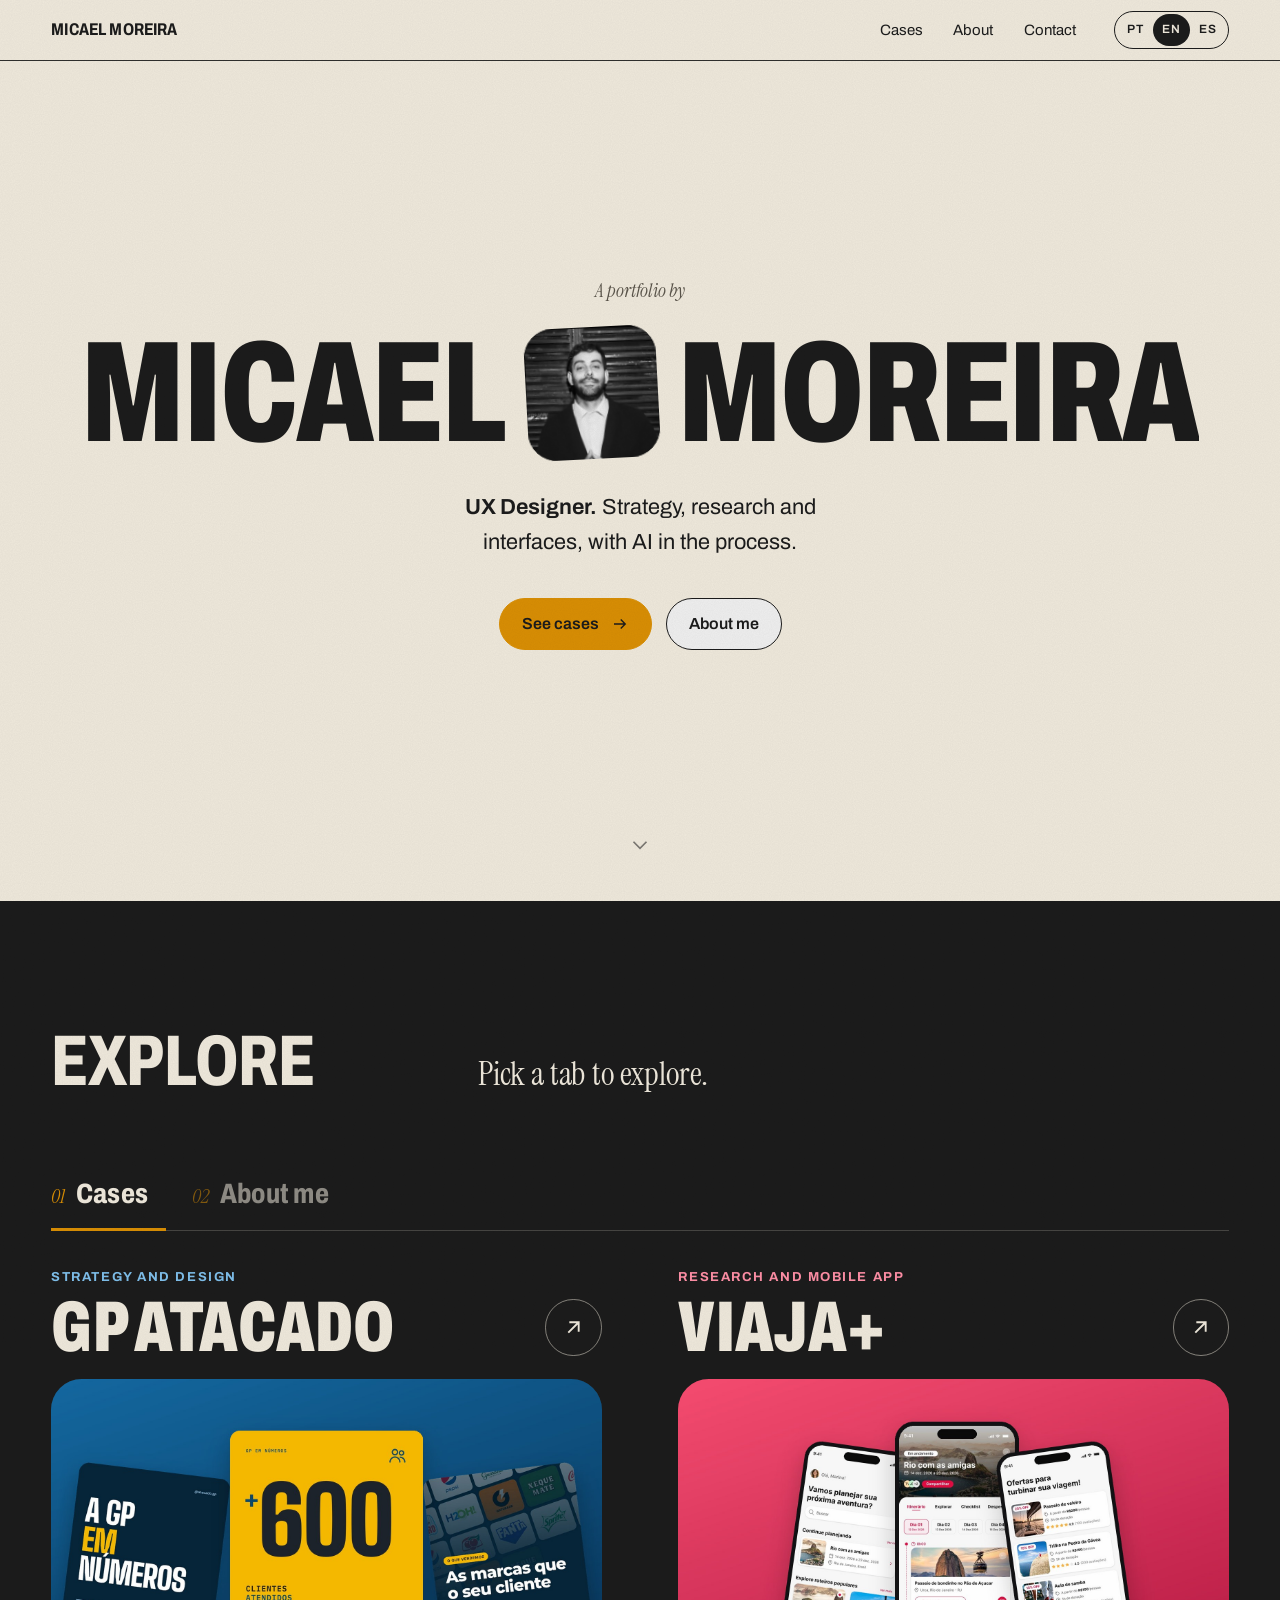
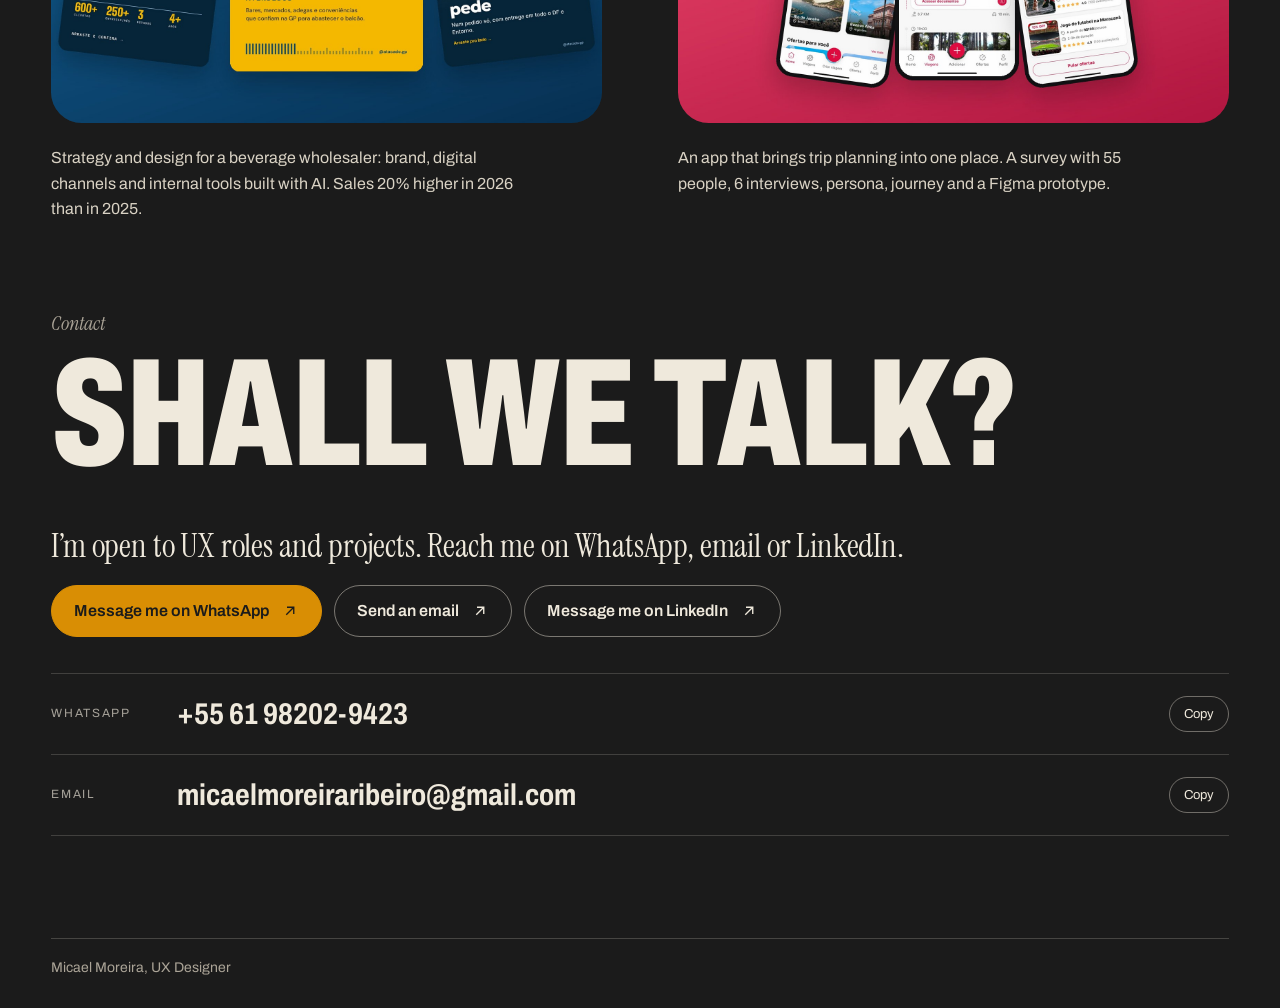
<file: index.html>
<!doctype html>
<html lang="pt-BR">
<head>
<meta charset="utf-8">
<meta name="viewport" content="width=device-width,initial-scale=1">
<title data-i="title_home">Micael Moreira, UX Designer</title>
<meta name="description" content="Portfólio de Micael Moreira, UX Designer: estratégia, pesquisa e design de interfaces, com IA no processo.">
<meta name="theme-color" content="#EFE9DC">
<link rel="preload" href="archivo-latin-wdth-normal.woff2" as="font" type="font/woff2" crossorigin>
<link rel="stylesheet" href="style.css?v=20261110d">
<script src="i18n.js?v=20261110d" defer></script>
<script src="main.js?v=20261110d" defer></script>
</head>
<body>
<a class="skip" href="#main" data-i="skip">Pular para o conteúdo</a>

<header class="bar">
  <div class="wrap">
    <a class="brand" href="#top">Micael Moreira</a>
    <nav class="nav" aria-label="Principal" data-i-aria="nav_label">
      <a href="#cases" data-i="nav_cases">Cases</a>
      <a class="opt" href="#sobre" data-i="nav_about">Sobre</a>
      <a href="#contato" data-i="nav_contact">Contato</a>
    </nav>
    <div class="lang" role="group" aria-label="Idioma" data-i-aria="lang_label">
      <button type="button" data-l="pt" aria-pressed="true">PT</button>
      <button type="button" data-l="en" aria-pressed="false">EN</button>
      <button type="button" data-l="es" aria-pressed="false">ES</button>
    </div>
  </div>
</header>

<main id="main">
  <!-- Capa -->
  <section class="cover wrap" id="top" aria-labelledby="name">
    <span class="credit" data-i="h_credit">Um portfólio de</span>
    <h1 id="name" class="display title"><span class="w">Micael</span><span class="me w"><img src="micael-duo.jpg" width="1200" height="1200" alt="Retrato de Micael Moreira em preto e branco, sorrindo." data-i-alt="photo_alt_s"></span><span class="w">Moreira</span></h1>
    <p class="roleline" data-i="h_role"><b>UX Designer.</b> Estratégia, pesquisa e interfaces, com IA no processo.</p>
    <div class="cta-row">
      <button type="button" class="btn solid" data-go="cases"><span data-i="cta_cases">Ver cases</span><svg viewBox="0 0 24 24" fill="none" stroke="currentColor" stroke-width="1.8" aria-hidden="true"><path d="M4 12h15M13 6l6 6-6 6"/></svg></button>
      <button type="button" class="btn" data-go="about"><span data-i="cta_about">Me conhecer mais</span></button>
    </div>
    <a class="scrollcue" href="#explorar" aria-label="Rolar" data-i-aria="scroll"><svg viewBox="0 0 24 24" fill="none" stroke="currentColor" stroke-width="1.6" aria-hidden="true"><path d="M6 9l6 6 6-6"/></svg></a>
  </section>

  <!-- Explorar -->
  <section class="dark band" id="explorar" aria-labelledby="bill-title">
    <div class="wrap">
      <div class="head">
        <h2 class="h2" id="bill-title" data-i="explore_t">Explorar</h2>
        <p class="lead" data-i="tabs_lead">Escolha uma aba para explorar.</p>
      </div>
      <div class="tabs" role="tablist" aria-label="Portfólio" data-i-aria="tabs_label">
        <button role="tab" id="t-cases" aria-controls="p-cases" aria-selected="true" type="button"><span class="n">01</span><span data-i="tab_cases">Cases</span></button>
        <button role="tab" id="t-about" aria-controls="p-about" aria-selected="false" tabindex="-1" type="button"><span class="n">02</span><span data-i="tab_about">Me conhecer mais</span></button>
      </div>
      <div class="panel" role="tabpanel" id="p-cases" aria-labelledby="t-cases">
        <ul class="bill">
          <li><a class="feature" href="gp-atacado.html">
<div class="fhead"><span class="cat gp" data-i="c1_cat">Estratégia e design</span><span class="num" data-i="c1_num">Case 1, de 2025 até hoje</span><h3>GP Atacado<span class="arr" aria-hidden="true"><svg width="28" height="28" viewBox="0 0 24 24" fill="none" stroke="currentColor" stroke-width="1.8"><path d="M7 17L17 7M8 7h9v9"/></svg></span></h3></div>
<div class="poster" aria-hidden="true">
              <img class="pcover" src="cover-gp.jpg" alt="" width="1600" height="1000" loading="lazy">
              <div class="hov" aria-hidden="true"><span><b>+20%</b><i data-i="h_gp1">vendas, 2026 vs 2025</i></span><span><b>4</b><i data-i="h_gp2">frentes de trabalho</i></span></div>
            </div>
<div class="fbody"><p data-i="c1_d">Estratégia e design de um atacado de bebidas: marca, canais digitais e ferramentas internas feitas com IA. Vendas 20% maiores em 2026 do que em 2025.</p></div>
</a></li>
          <li><a class="feature" href="viaja-mais.html">
<div class="fhead"><span class="cat vj" data-i="c2_cat">Pesquisa e aplicativo</span><span class="num" data-i="c2_num">Case 2, projeto em equipe</span><h3>Viaja+<span class="arr" aria-hidden="true"><svg width="28" height="28" viewBox="0 0 24 24" fill="none" stroke="currentColor" stroke-width="1.8"><path d="M7 17L17 7M8 7h9v9"/></svg></span></h3></div>
<div class="poster" aria-hidden="true">
              <img class="pcover" src="cover-vj.jpg" alt="" width="1600" height="1000" loading="lazy">
              <div class="hov" aria-hidden="true"><span><b>55</b><i data-i="h_vj1">pessoas na pesquisa</i></span><span><b>6</b><i data-i="h_vj2">entrevistas</i></span></div>
            </div>
<div class="fbody"><p data-i="c2_d">App que junta em um só lugar o planejamento de viagem. Pesquisa com 55 pessoas, 6 entrevistas, persona, jornada e protótipo no Figma.</p></div>
</a></li>
        </ul>
      </div>
      <div class="panel" role="tabpanel" id="p-about" aria-labelledby="t-about" hidden>
        <div class="about-grid">
          <h2 class="matte as" id="as-title">
          <span class="big">Micael Moreira</span>
          <span class="credit" data-i="as_word">no papel de</span>
          <span class="big amber">UX Designer</span>
        </h2>
          <div>
            
        <p class="about" data-i="about">Sou UX Designer, com foco em UX Design e em toda a experiência do usuário: da pesquisa e da estratégia até o produto entregue. Cheguei ao UX por um caminho longo: vendas, comunicação e scouting esportivo, inclusive para uma empresa no exterior, trabalhando em inglês. Foi nas vendas que aprendi a ouvir quem compra, e é daí que parto até hoje.</p>
            <p class="about about2" data-i="about2">Estou na GP Atacado desde 2022, ao lado do dono. Em 2025, com a formação em UX, passei a liderar as mudanças na experiência de clientes e colaboradores: refiz a identidade e o conteúdo e criei, com IA, as ferramentas que substituíram controles manuais da equipe. Gosto de entender o problema com pesquisa e dados antes de desenhar a solução, e uso a IA como ferramenta de trabalho. Estou aberto a vagas de UX, no Brasil ou no exterior.</p>
            <dl class="ficha">
      <div><dt data-i="f_role_k">Papel</dt><dd data-i="f_role_v">UX Strategy, Research e UI</dd></div>
      <div><dt data-i="f_lang_k">Idiomas</dt><dd data-i="f_lang_v">Português, inglês e espanhol (leitura)</dd></div>
      <div><dt data-i="f_open_k">Aberto a</dt><dd data-i="f_open_v">Vagas de UX, no Brasil ou fora</dd></div>
    </dl>
          </div>
        </div>
        <div class="how">
          <p class="lead" data-i="how_lead">Começo ouvindo e definindo a estratégia: entendo o negócio, pesquiso e faço benchmarking para saber onde estou pisando. Depois avalio a aplicabilidade e pesquiso qual é o melhor perfil de entrevistado para a situação, e só então parto para as entrevistas e os questionários direcionados. Na síntese, o que ouvi vira persona, jornada do usuário e mapa de afinidade, e daí defino o problema e a proposta de valor. Antes de desenhar qualquer tela, entra o UX writing, para que a comunicação seja clara desde o primeiro texto. Só então chego à interface: wireframes, protótipo, UI e design system, com acessibilidade e testes para validar antes de entregar. A IA entra como ferramenta de trabalho, não como atalho.</p>
          <div class="cols3">
      <div><h3 class="h3" data-i="l_focus">Foco</h3><p data-i="focus">UX Research, UX Strategy e UX Design, olhando toda a experiência do usuário: primeiro entrevistas, pesquisas e síntese para decidir com evidência, depois interfaces acessíveis e comunicação clara.</p></div>
      <div><h3 class="h3" data-i="l_tools">Ferramentas</h3><p data-i="tools">Figma, Claude e IA no processo, e front-end básico (HTML, CSS e JS) para colocar as ideias de pé, como este site.</p></div>
        </div>
      </div>
    </div>
  </section>

</main>

<footer class="dark end" id="contato">
  <div class="wrap">
    <span class="kicker" data-i="ct_k">Contato</span>
    <p class="display say" data-i="ct_say">Vamos conversar?</p>
    <div class="row">
      <p class="lead" data-i="ct_lead">Estou aberto a vagas e projetos de UX. Me chame pelo WhatsApp, e-mail ou LinkedIn.</p>
      <div class="ctas"><a class="btn solid" href="https://wa.me/5561982029423" target="_blank" rel="noopener"><span data-i="wa_btn">Chamar no WhatsApp</span><svg viewBox="0 0 24 24" fill="none" stroke="currentColor" stroke-width="1.8" aria-hidden="true"><path d="M7 17L17 7M8 7h9v9"/></svg></a><a class="btn" href="mailto:micaelmoreiraribeiro@gmail.com"><span data-i="mail_btn">Enviar e-mail</span><svg viewBox="0 0 24 24" fill="none" stroke="currentColor" stroke-width="1.8" aria-hidden="true"><path d="M7 17L17 7M8 7h9v9"/></svg></a><a class="btn" href="https://www.linkedin.com/in/micael-moreira-ribeiro-07156514a" target="_blank" rel="noopener"><span data-i="ct_btn">Falar no LinkedIn</span><svg viewBox="0 0 24 24" fill="none" stroke="currentColor" stroke-width="1.8" aria-hidden="true"><path d="M7 17L17 7M8 7h9v9"/></svg></a></div>
    </div>
    <ul class="reach">
      <li><span class="k">WhatsApp</span><a class="v" href="https://wa.me/5561982029423" target="_blank" rel="noopener">+55 61 98202-9423</a><button type="button" class="copy" data-copy="+55 61 98202-9423" data-i="copy">Copiar</button></li>
      <li><span class="k" data-i="mail_k">E-mail</span><a class="v" href="mailto:micaelmoreiraribeiro@gmail.com">micaelmoreiraribeiro@gmail.com</a><button type="button" class="copy" data-copy="micaelmoreiraribeiro@gmail.com" data-i="copy">Copiar</button></li>
    </ul>
    <div class="fine"><span>Micael Moreira, UX Designer</span></div>
  </div>
</footer>
</body>
</html>
</file>
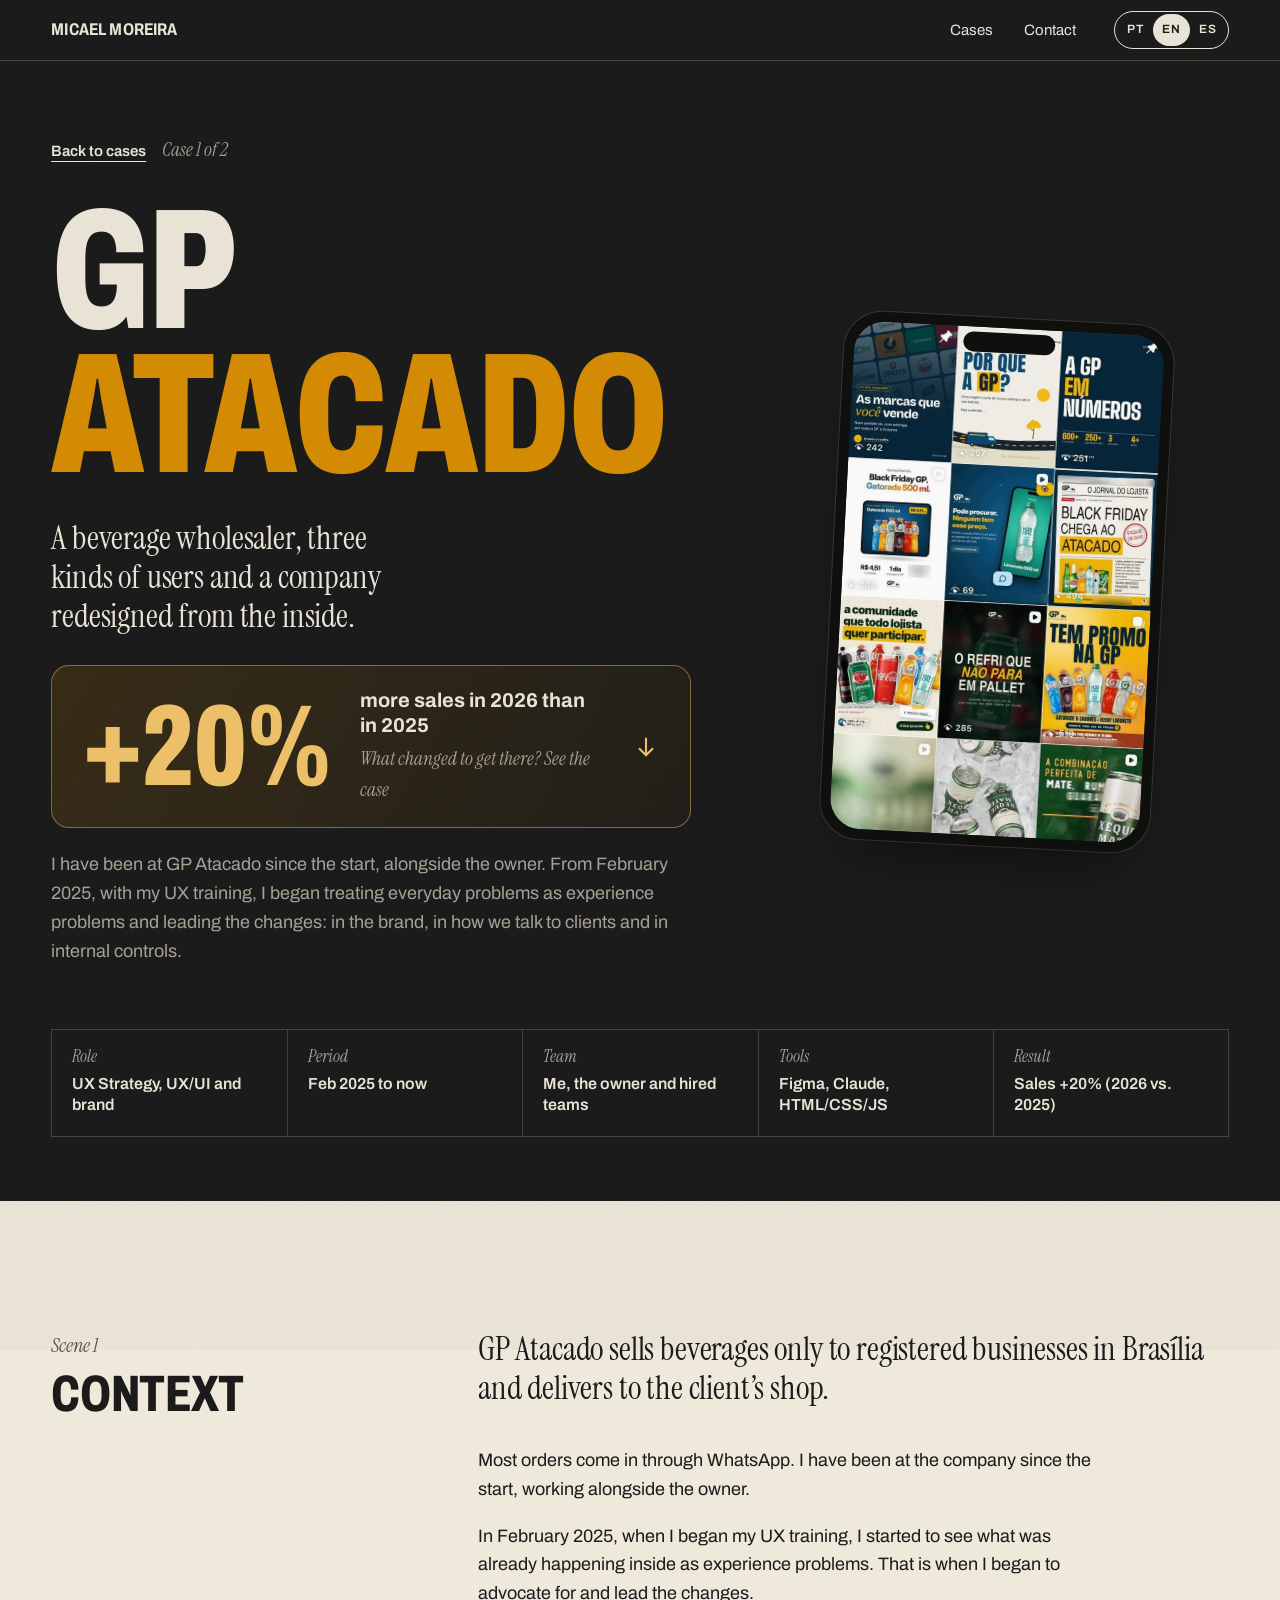
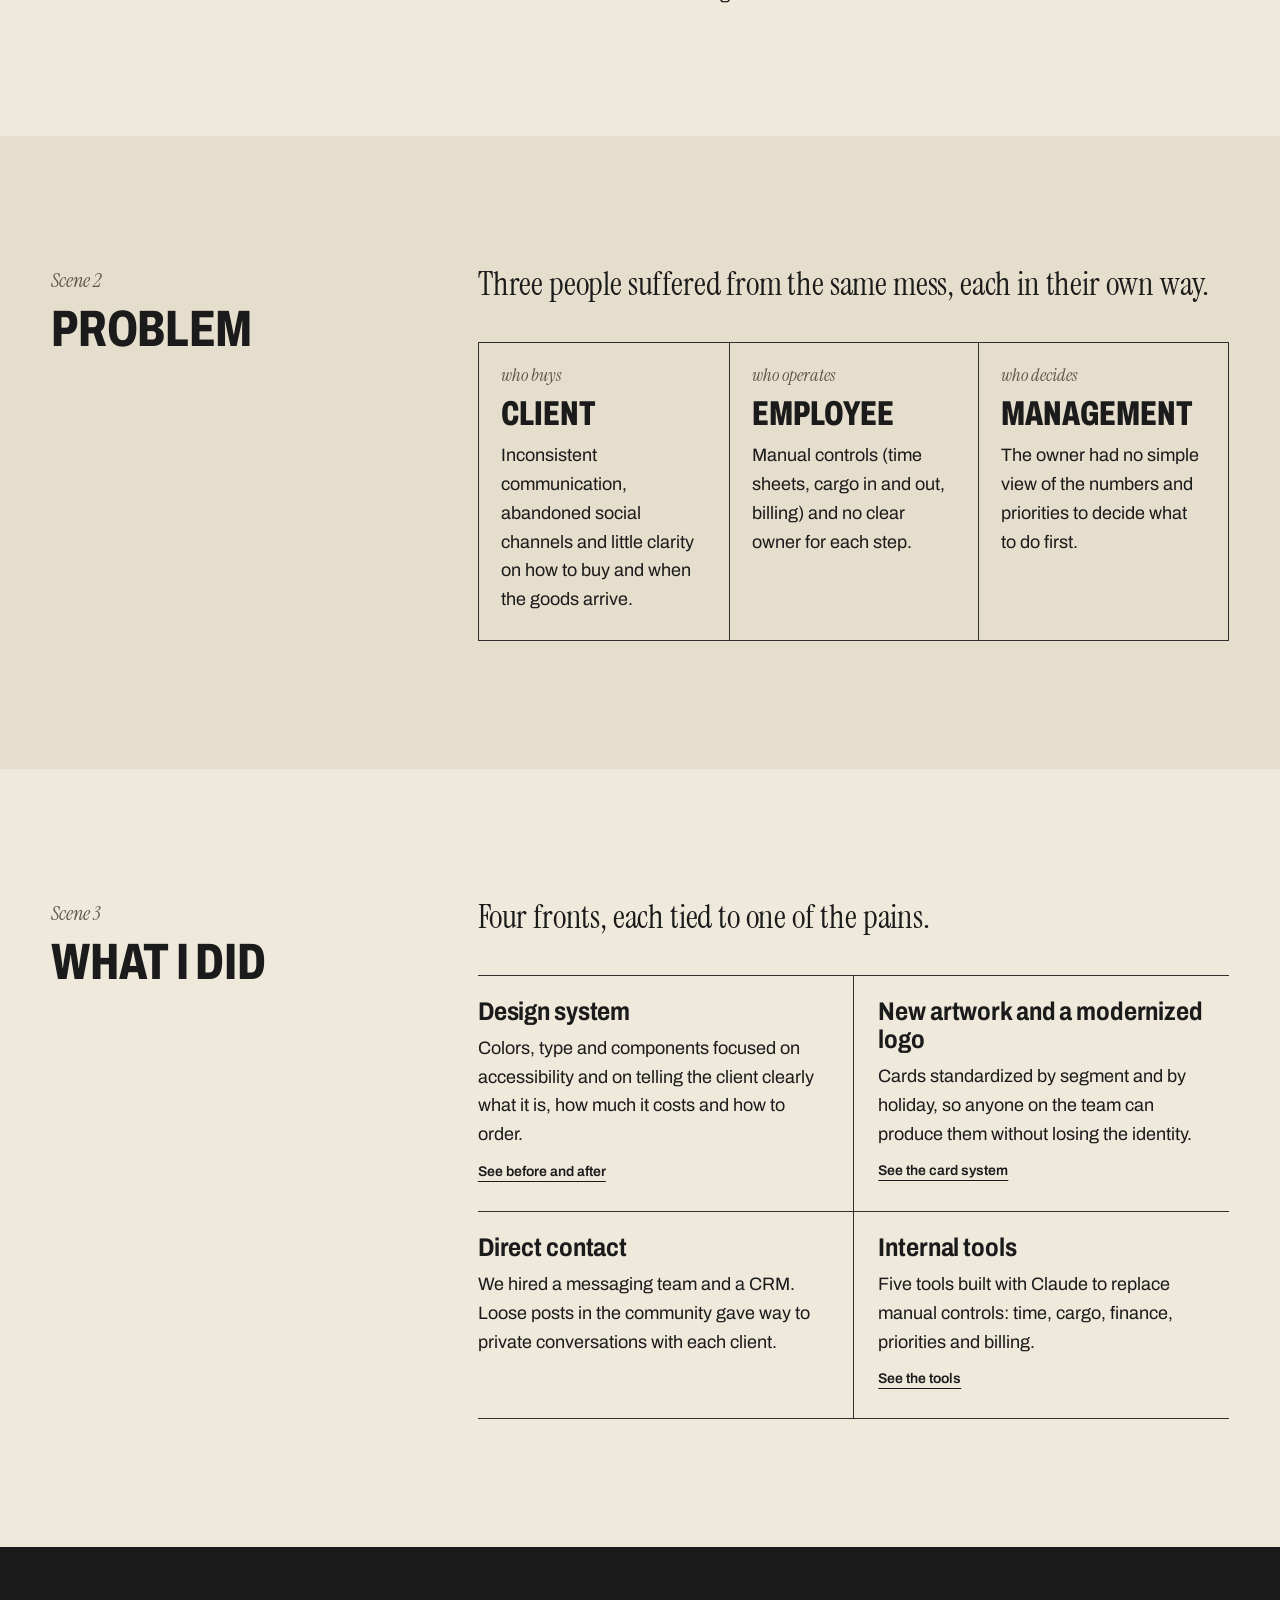
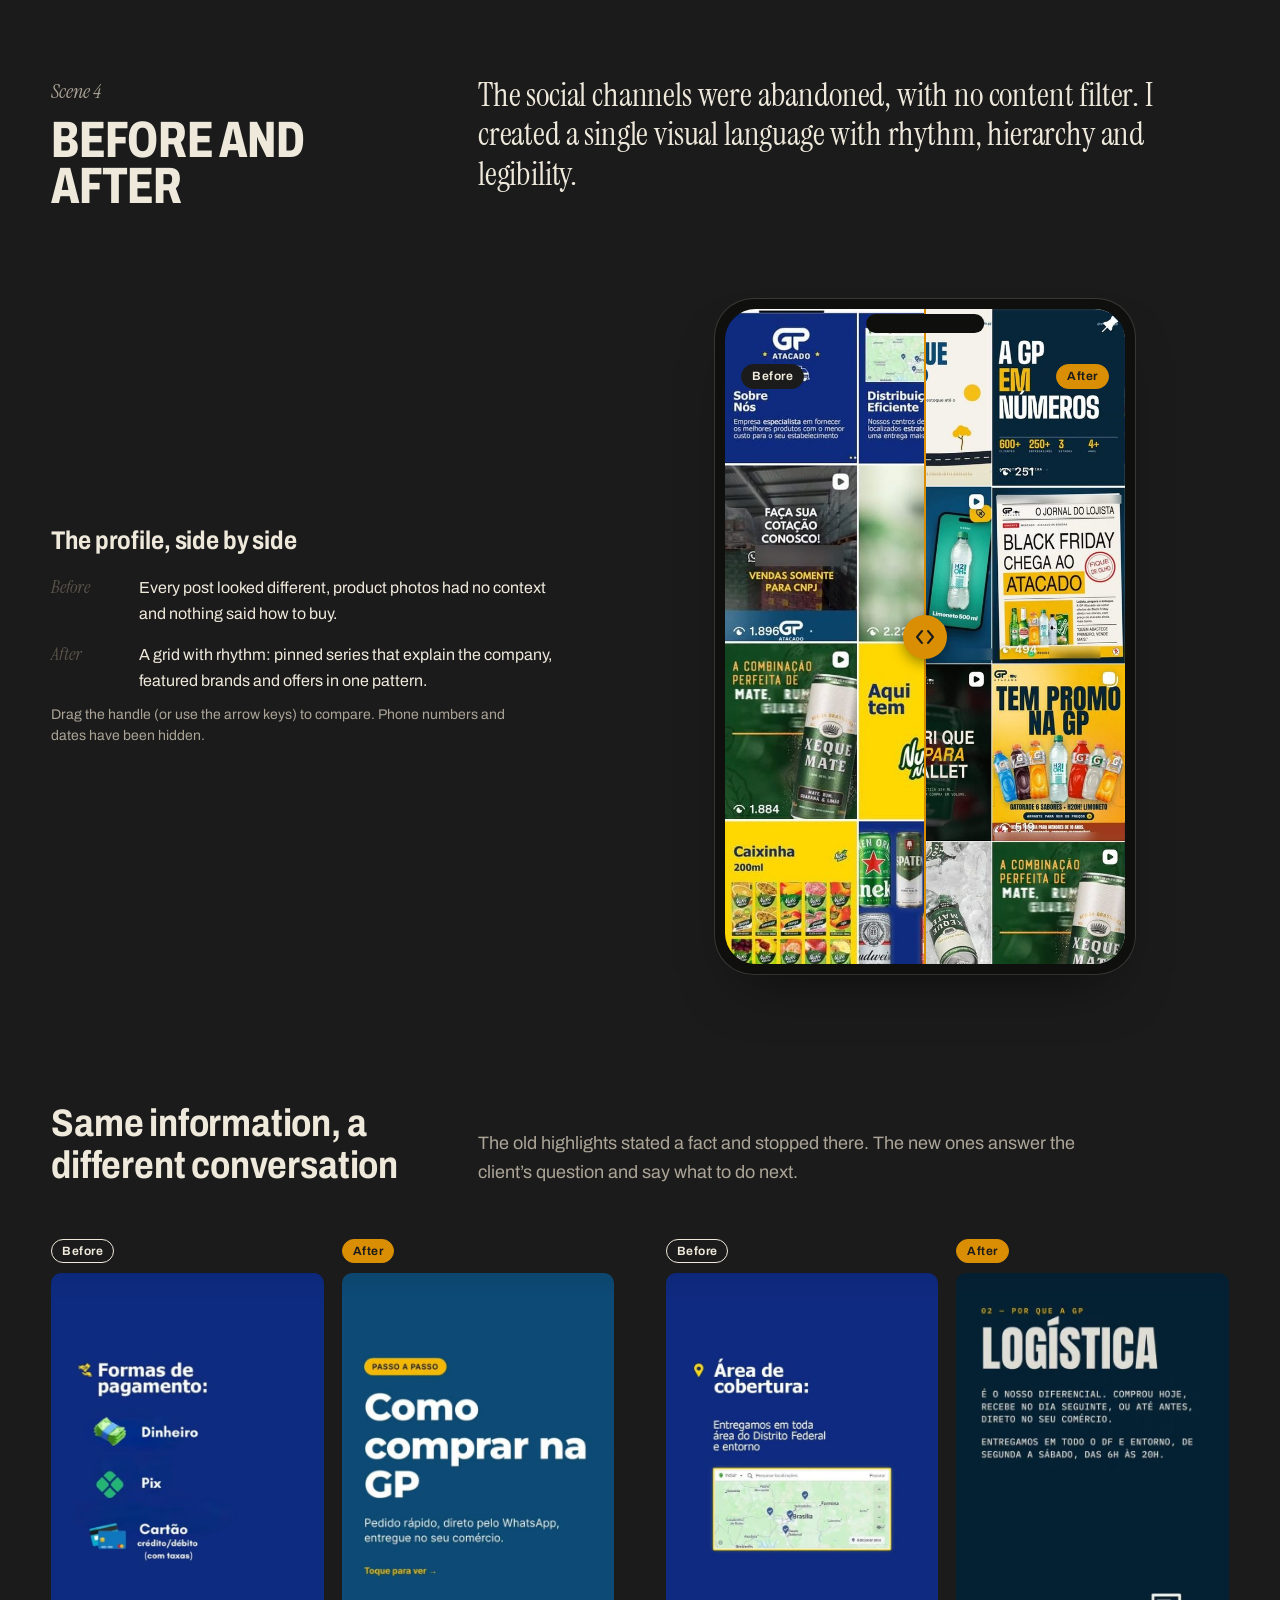
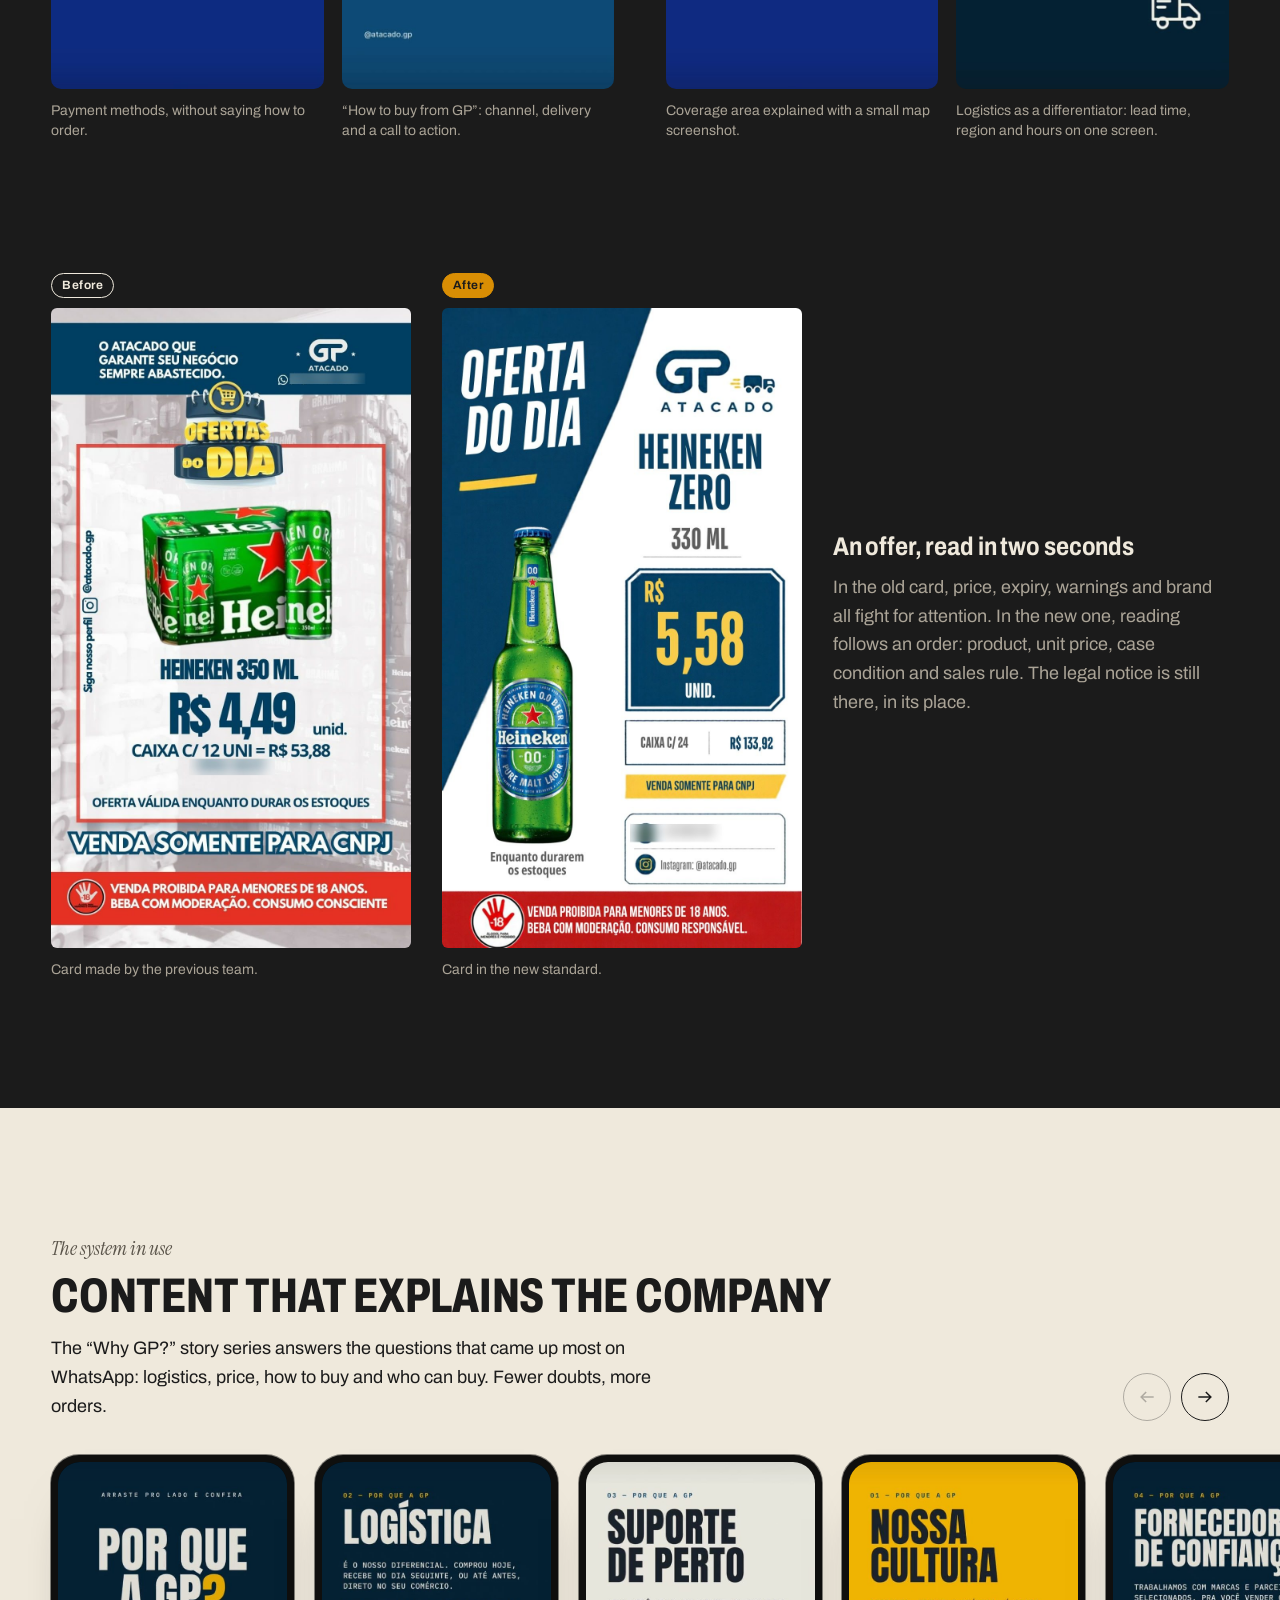
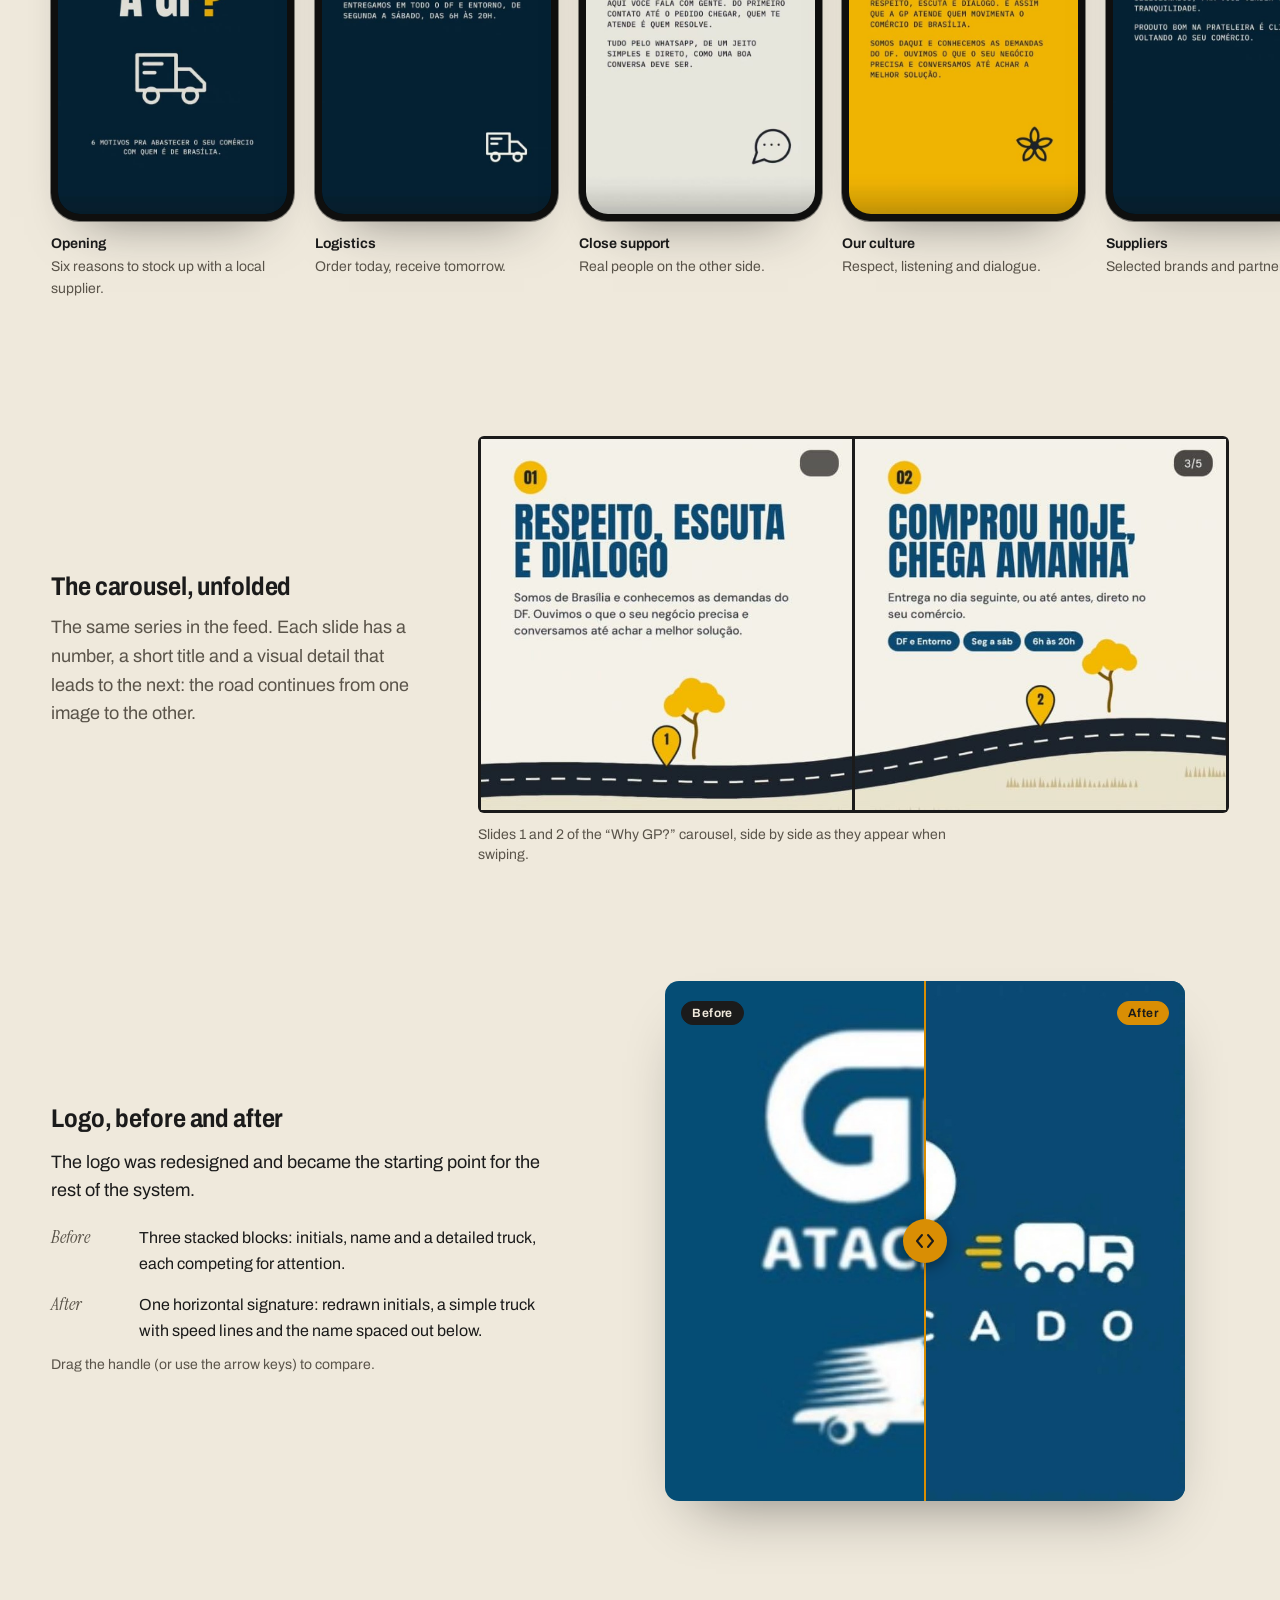
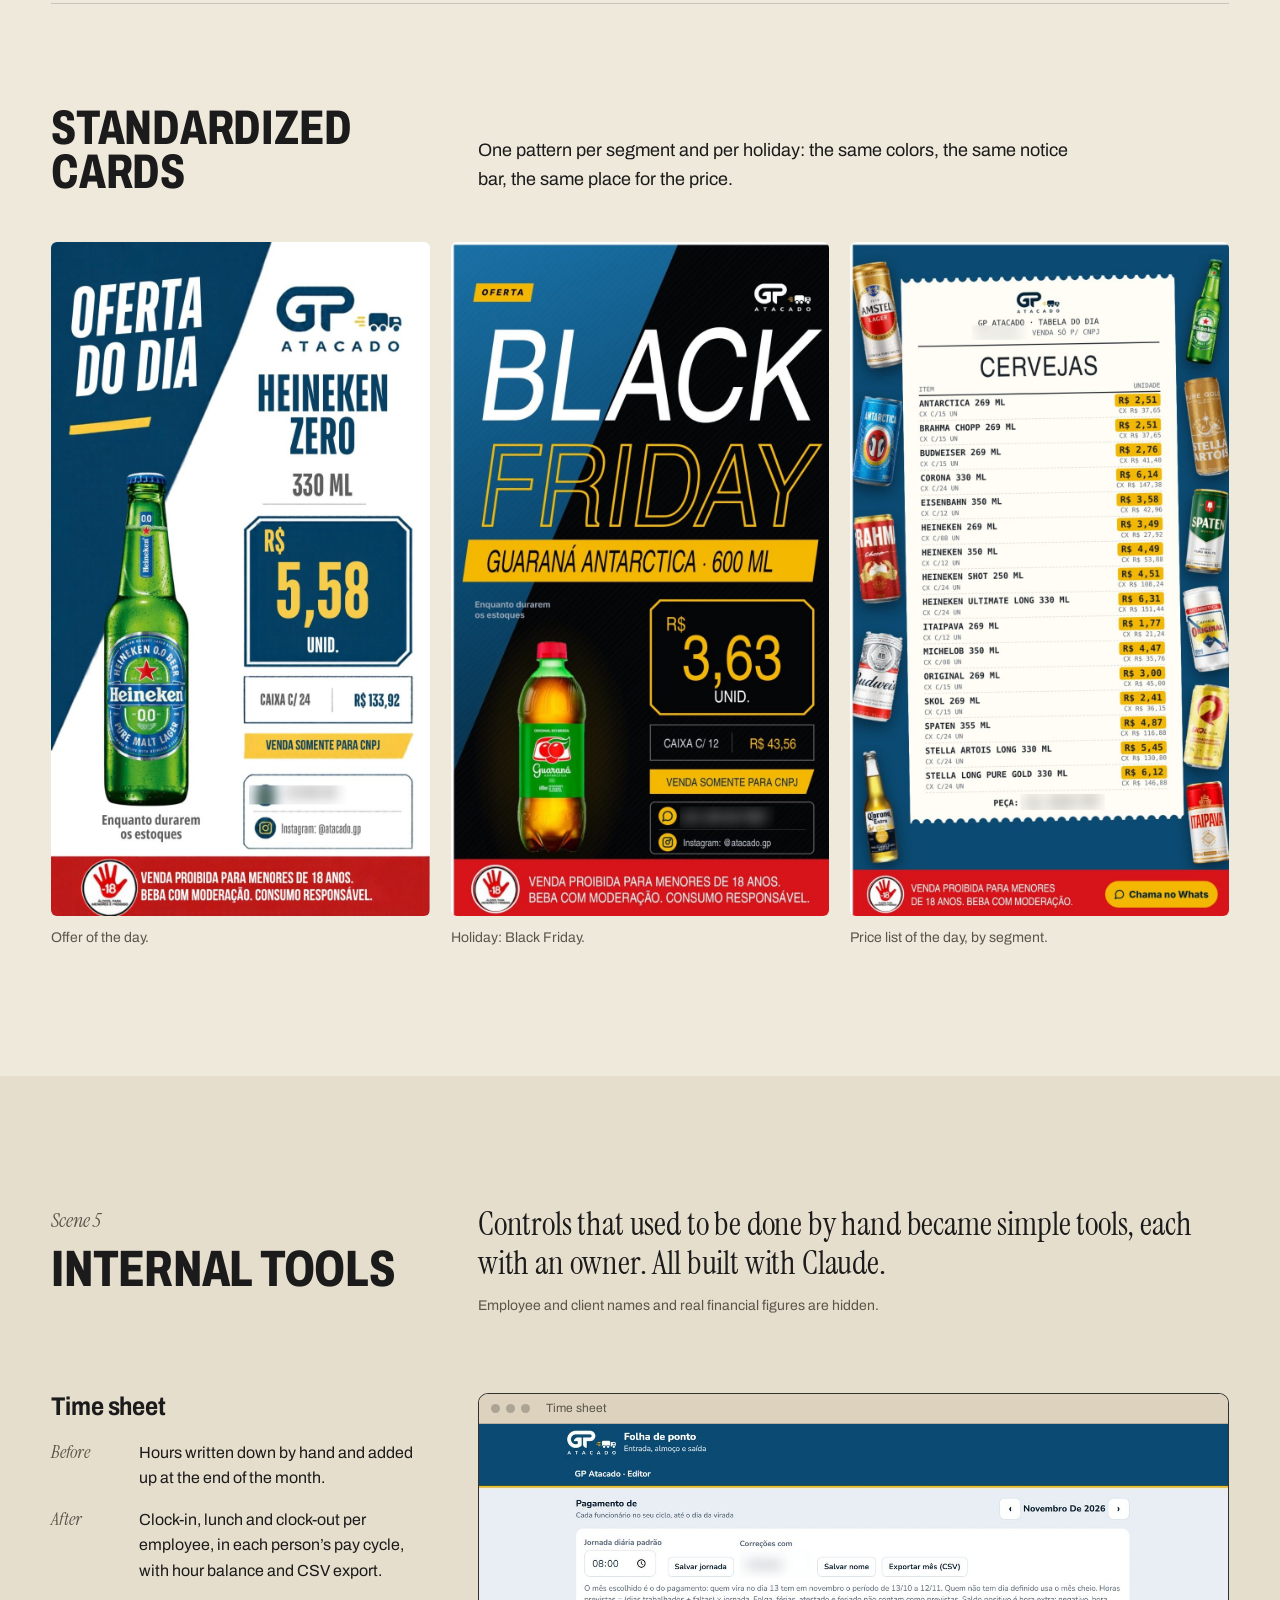
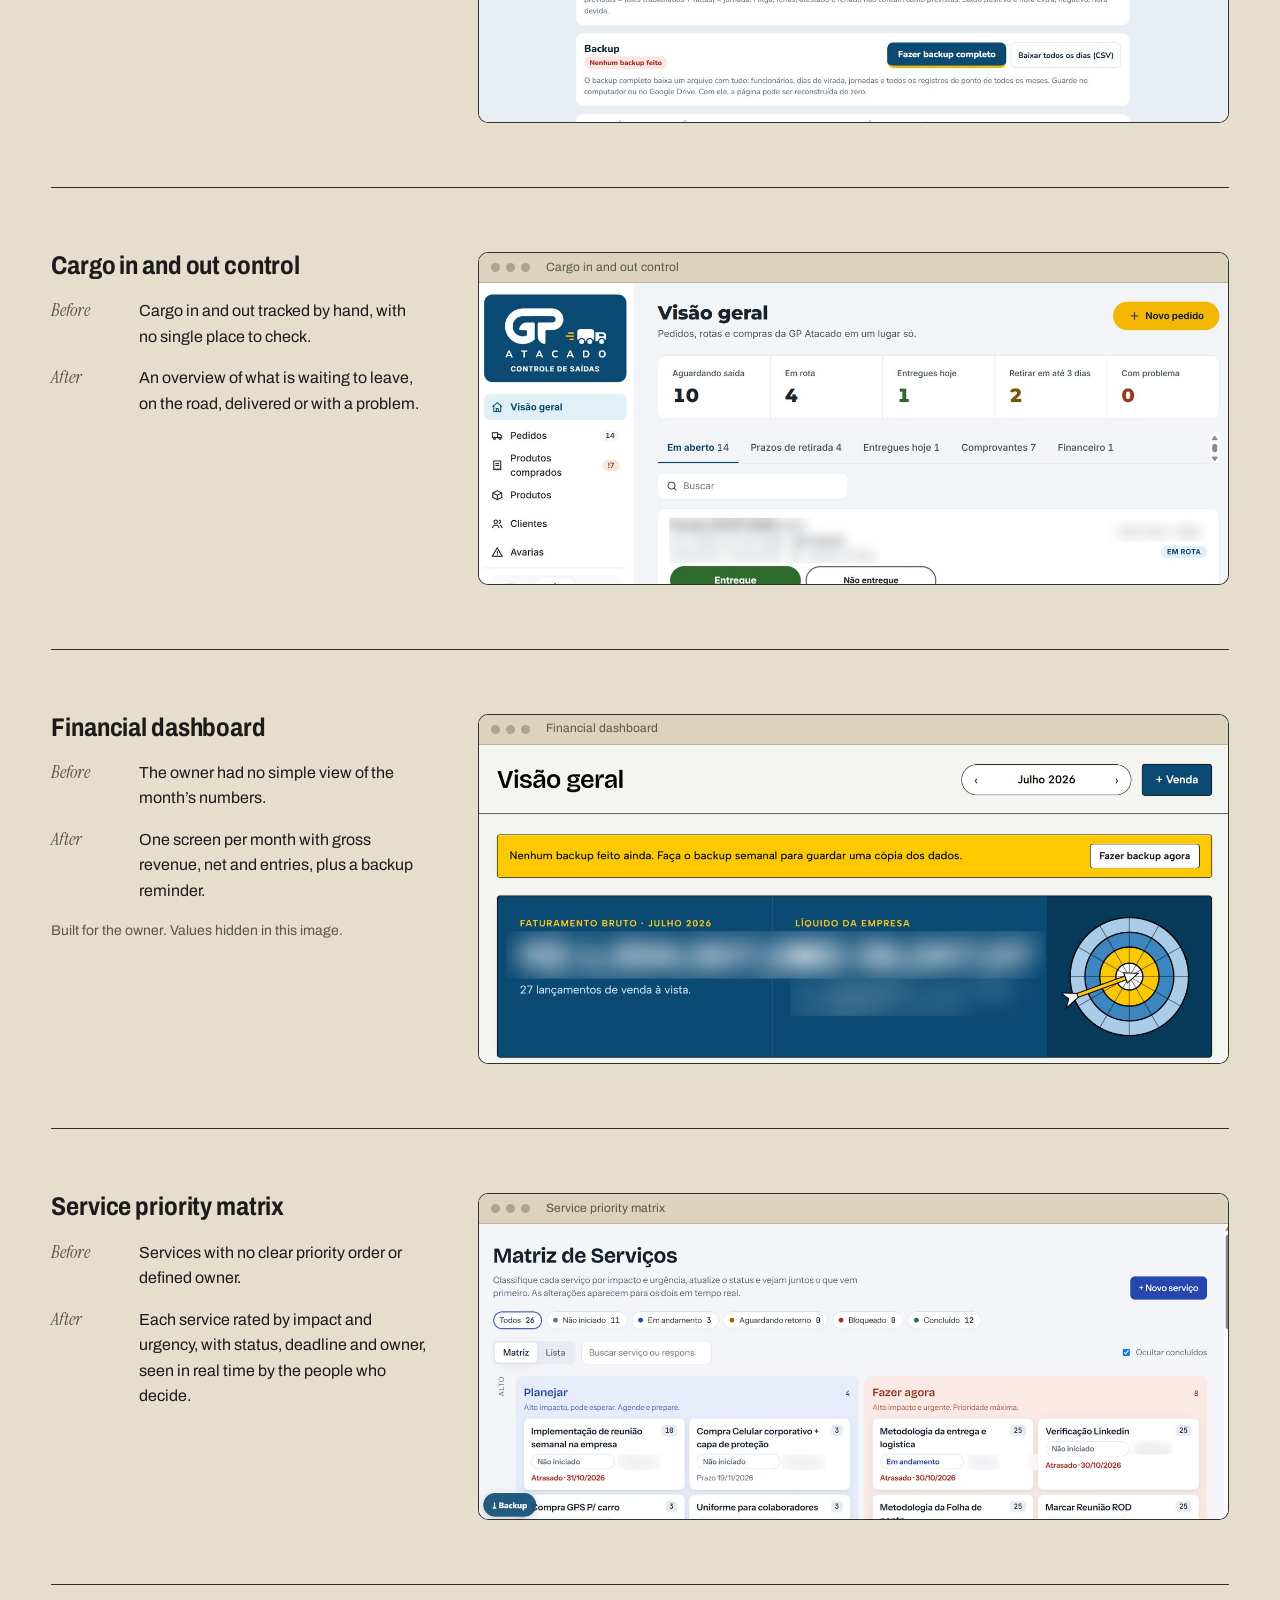
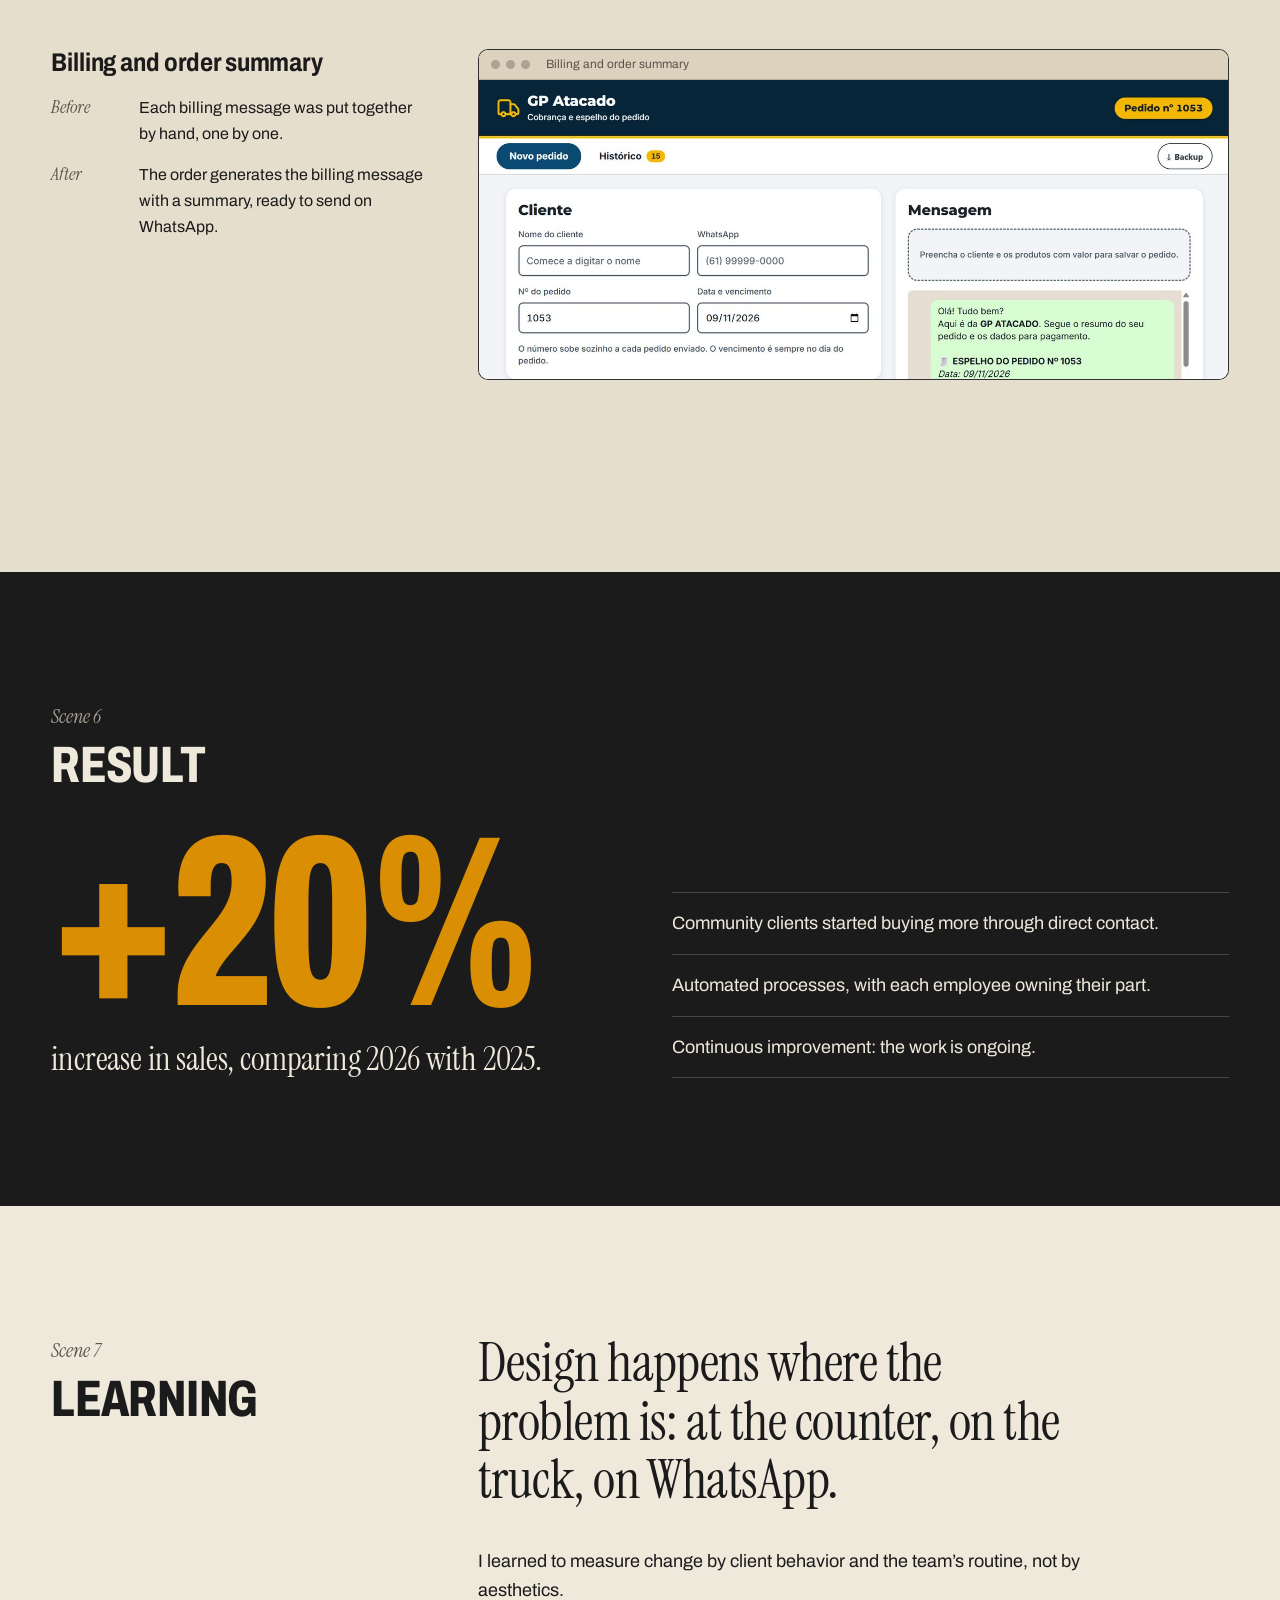
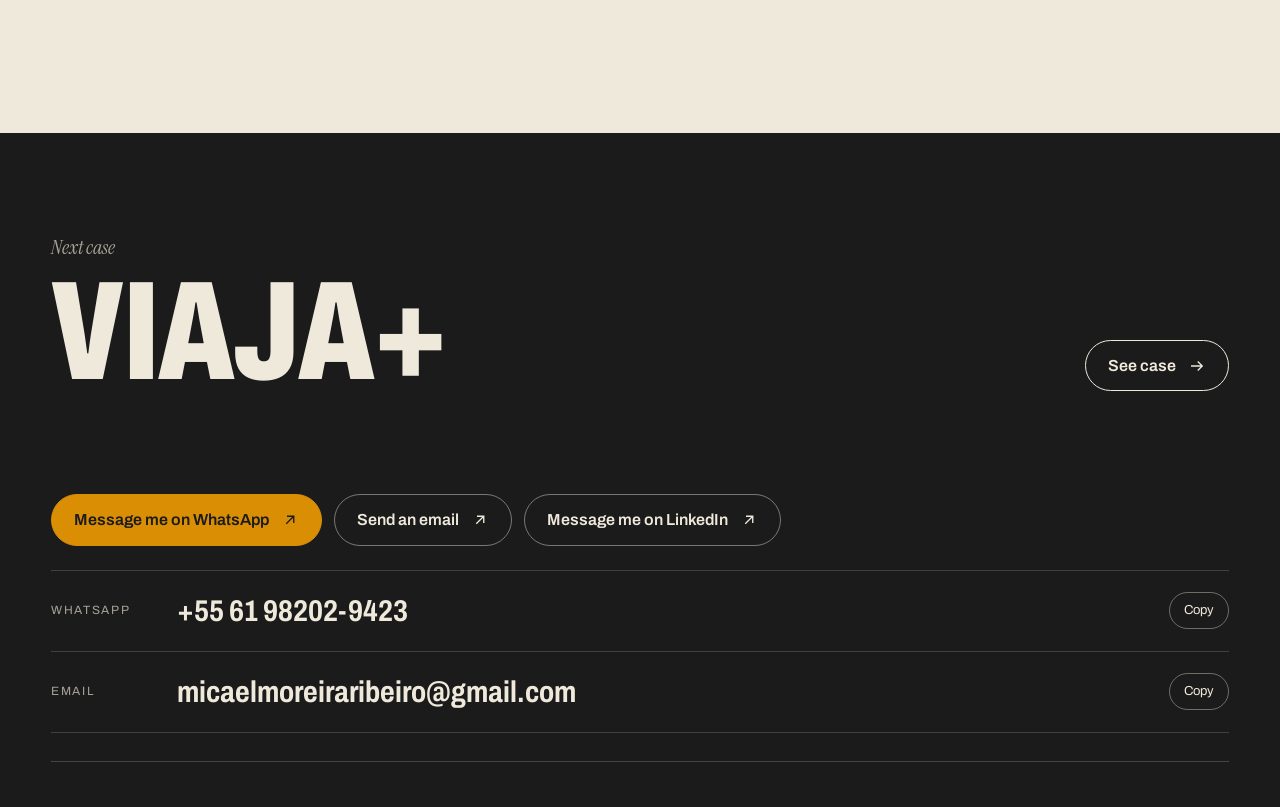
<file: gp-atacado.html>
<!doctype html>
<html lang="pt-BR">
<head>
<meta charset="utf-8">
<meta name="viewport" content="width=device-width,initial-scale=1">
<title data-i="title_gp">GP Atacado, case de Micael Moreira</title>
<meta name="description" content="Case GP Atacado: estratégia, design system, nova comunicação e ferramentas internas feitas com IA para um atacado de bebidas em Brasília.">
<meta name="theme-color" content="#1B1B1B">
<link rel="preload" href="archivo-latin-wdth-normal.woff2" as="font" type="font/woff2" crossorigin>
<link rel="stylesheet" href="style.css?v=20261110d">
<script src="i18n.js?v=20261110d" defer></script>
<script src="main.js?v=20261110d" defer></script>
</head>
<body class="gp-case">
<a class="skip" href="#main" data-i="skip">Pular para o conteúdo</a>

<header class="bar on-dark">
  <div class="wrap">
    <a class="brand" href="index.html">Micael Moreira</a>
    <nav class="nav" aria-label="Principal" data-i-aria="nav_label">
      <a href="index.html#cases" data-i="nav_cases">Cases</a>
      <a class="opt" href="index.html#contato" data-i="nav_contact">Contato</a>
    </nav>
    <div class="lang" role="group" aria-label="Idioma" data-i-aria="lang_label">
      <button type="button" data-l="pt" aria-pressed="true">PT</button>
      <button type="button" data-l="en" aria-pressed="false">EN</button>
      <button type="button" data-l="es" aria-pressed="false">ES</button>
    </div>
  </div>
  <span class="progress" aria-hidden="true"></span>
</header>

<main id="main">
  <!-- Abertura do case -->
  <section class="dark chero" aria-labelledby="case-title">
    <div class="wrap">
      <div class="crumb"><a class="tlink" href="index.html#cases" data-i="back">Voltar aos cases</a><span class="credit mute" data-i="gp_crumb">Case 1 de 2</span></div>
      <div class="chero-grid gp-hero">
        <div>
          <h1 class="display" id="case-title">GP<br><span class="c">Atacado</span></h1>
          <p class="lead" data-i="gp_tag">Um atacado de bebidas, três tipos de usuário e uma empresa redesenhada por dentro.</p>
          <a class="result-hl" href="#s1" aria-label="Resultado: vendas 20% maiores em 2026 do que em 2025. Veja como chegamos lá.">
            <b>+<span class="cnt" data-to="20">20</span>%</b>
            <span class="rl"><strong data-i="gp_res_l">de vendas a mais em 2026 do que em 2025</strong><em data-i="gp_res_q">O que mudou para chegar aí? Veja o case</em></span>
            <svg viewBox="0 0 24 24" fill="none" stroke="currentColor" stroke-width="1.8" aria-hidden="true"><path d="M12 4v15M6 13l6 6 6-6"/></svg>
          </a>
          <p data-i="gp_intro" class="prose mute" style="margin-top:22px">Estou na GP Atacado desde o começo, ao lado do dono. A partir de fevereiro de 2025, com a formação em UX, passei a tratar os problemas do dia a dia como problemas de experiência e a liderar as mudanças: na marca, na conversa com o cliente e nos controles internos.</p>
        </div>
        <div class="phone" aria-hidden="true"><span class="notch"></span><div class="screen"><img src="cmp-depois.jpg" width="720" height="1180" alt=""></div></div>
      </div>
      <dl class="ficha five">
        <div><dt data-i="k_role">Papel</dt><dd data-i="v_role">UX Strategy, UX/UI e marca</dd></div>
        <div><dt data-i="k_time">Período</dt><dd data-i="v_time">Fev. 2025 até hoje</dd></div>
        <div><dt data-i="k_team">Equipe</dt><dd data-i="v_team">Eu, o dono e times contratados</dd></div>
        <div><dt data-i="k_tools">Ferramentas</dt><dd>Figma, Claude, HTML/CSS/JS</dd></div>
        <div><dt data-i="k_res">Resultado</dt><dd data-i="v_res">Vendas +20% (2026 vs. 2025)</dd></div>
      </dl>
    </div>
  </section>

  <!-- Cena 1: Contexto -->
  <section class="band wrap" aria-labelledby="s1">
    <div class="sc">
      <div class="sc-label"><div class="stick"><span class="n" data-i="sc1">Cena 1</span><h2 class="h2" id="s1" data-i="a1">Contexto</h2></div></div>
      <div class="sc-body">
        <p class="lead" data-i="a1_lead">A GP Atacado vende bebidas só para empresas com CNPJ em Brasília e entrega no comércio do cliente.</p>
        <div class="prose">
          <p data-i="a1p1">Os pedidos chegam principalmente pelo WhatsApp. Estou na empresa desde o começo, trabalhando ao lado do dono.</p>
          <p data-i="a1p2">Em fevereiro de 2025, ao iniciar a formação em UX, passei a enxergar o que já acontecia lá dentro como problemas de experiência. Foi aí que comecei a defender e liderar as mudanças.</p>
        </div>
      </div>
    </div>
  </section>

  <!-- Cena 2: Problema (elenco) -->
  <section class="alt band" aria-labelledby="s2">
    <div class="wrap sc">
      <div class="sc-label"><div class="stick"><span class="n" data-i="sc2">Cena 2</span><h2 class="h2" id="s2" data-i="a2">Problema</h2></div></div>
      <div class="sc-body">
        <p class="lead" data-i="a2_lead">Três pessoas sofriam com a mesma bagunça, cada uma de um jeito.</p>
        <div class="cast">
          <article><span class="as-role" data-i="cast1_r">quem compra</span><h3 class="who" data-i="cast1">Cliente</h3><p data-i="a2l1">Comunicação sem padrão, redes abandonadas e pouca clareza sobre como comprar e quando a mercadoria chega.</p></article>
          <article><span class="as-role" data-i="cast2_r">quem opera</span><h3 class="who" data-i="cast2">Funcionário</h3><p data-i="a2l2">Controles feitos à mão (ponto, saída e entrada de carga, cobrança) e nenhum responsável claro por cada etapa.</p></article>
          <article><span class="as-role" data-i="cast3_r">quem decide</span><h3 class="who" data-i="cast3">Gestão</h3><p data-i="a2l3">O dono sem uma visão simples dos números e das prioridades para decidir o que fazer primeiro.</p></article>
        </div>
      </div>
    </div>
  </section>

  <!-- Cena 3: O que fiz -->
  <section class="band wrap" aria-labelledby="s3">
    <div class="sc">
      <div class="sc-label"><div class="stick"><span class="n" data-i="sc3">Cena 3</span><h2 class="h2" id="s3" data-i="a3">O que eu fiz</h2></div></div>
      <div class="sc-body">
        <p class="lead" data-i="a3_lead">Quatro frentes, cada uma ligada a uma das dores.</p>
        <ul class="did">
          <li><h3 class="h3" data-i="d1_t">Design system</h3><p data-i="d1">Cores, tipografia e componentes com foco em acessibilidade e em falar com o cliente de forma clara: o que é, quanto custa, como pedir.</p><a class="tlink where" href="#s4" data-i="d1_go">Ver antes e depois</a></li>
          <li><h3 class="h3" data-i="d2_t">Nova arte e logo modernizado</h3><p data-i="d2">Cards padronizados por segmento e por data festiva, para qualquer pessoa da equipe produzir sem perder a identidade.</p><a class="tlink where" href="#cards" data-i="d2_go">Ver o sistema de cards</a></li>
          <li><h3 class="h3" data-i="d3_t">Contato direto</h3><p data-i="d3">Contratamos uma equipe de disparo de mensagens e um CRM. O anúncio solto na comunidade deu lugar à conversa no privado com cada cliente.</p></li>
          <li><h3 class="h3" data-i="d4_t">Ferramentas internas</h3><p data-i="d4">Cinco ferramentas feitas com Claude no lugar de controles manuais: ponto, carga, financeiro, prioridades e cobrança.</p><a class="tlink where" href="#s5" data-i="d4_go">Ver as ferramentas</a></li>
        </ul>
      </div>
    </div>
  </section>

  <!-- Cena 4: Antes e depois (sala escura) -->
  <section class="dark band" aria-labelledby="s4" id="s4">
    <div class="wrap">
      <div class="sc" style="margin-bottom:clamp(48px,7vw,104px)">
        <div class="sc-label"><span class="n" data-i="sc4">Cena 4</span><h2 class="h2" data-i="a4" id="s4t">Antes e depois</h2></div>
        <div class="sc-body"><p class="lead" data-i="a4_lead">As redes estavam abandonadas e sem filtro de conteúdo. Criei uma linguagem visual única, com ritmo, hierarquia e legibilidade.</p></div>
      </div>

      <!-- 4.1 perfil: comparação real -->
      <div class="compare-wrap">
        <div>
          <h3 class="h3" data-i="cmp_t">O perfil, lado a lado</h3>
          <dl class="ps" style="margin-top:18px">
            <div><dt data-i="ps_p">Antes</dt><dd data-i="cmp_b">Cada post com uma cara, fotos de produto sem contexto e nenhuma informação sobre como comprar.</dd></div>
            <div><dt data-i="ps_s">Depois</dt><dd data-i="cmp_a">Grade com ritmo: séries fixadas que explicam a empresa, marcas em destaque e ofertas no mesmo padrão.</dd></div>
          </dl>
          <p class="cap" data-i="cmp_hint">Arraste o controle (ou use as setas do teclado) para comparar. Números de telefone e datas foram ocultados.</p>
        </div>
        <div class="phone compare">
          <span class="notch" aria-hidden="true"></span>
          <div class="screen">
            <div class="layer"><img src="cmp-antes.jpg" width="720" height="1180" alt="Grade antiga do Instagram da GP Atacado: posts sem padrão visual." data-i-alt="cmp_alt_b" loading="lazy"></div>
            <div class="layer layer-after"><img src="cmp-depois.jpg" width="720" height="1180" alt="Grade atual do Instagram da GP Atacado: séries com a mesma identidade." data-i-alt="cmp_alt_a" loading="lazy"></div>
            <span class="lbl l"><span class="tag" data-i="before">Antes</span></span>
            <span class="lbl r"><span class="tag after" data-i="after">Depois</span></span>
            <span class="handle" aria-hidden="true"></span>
            <label class="sr" for="cmp" data-i="cmp_lbl">Comparar perfil antes e depois</label>
            <input id="cmp" type="range" min="0" max="100" value="50">
          </div>
        </div>
      </div>

      <!-- 4.2 mesma informação, outra conversa -->
      <div style="margin-top:clamp(80px,10vw,152px)">
        <div class="head" style="margin-bottom:clamp(28px,4vw,48px)">
          <h3 class="h3" style="font-size:clamp(28px,3vw,44px)" data-i="pair_t">Mesma informação, outra conversa</h3>
          <p class="mute prose" data-i="pair_d">Os destaques antigos davam o dado e paravam ali. Os novos respondem à dúvida do cliente e dizem o próximo passo.</p>
        </div>
        <div class="pairs">
          <div class="pair">
            <figure class="fig"><span class="tag" data-i="before">Antes</span><img src="antigo-pagamento.jpg" width="640" height="975" alt="Story antigo: lista de formas de pagamento sobre fundo azul." data-i-alt="pa1_alt" loading="lazy"><figcaption data-i="pa1_c">Formas de pagamento, sem dizer como pedir.</figcaption></figure>
            <figure class="fig"><span class="tag after" data-i="after">Depois</span><img src="story-como.jpg" width="591" height="910" alt="Story novo: Como comprar na GP, pedido direto pelo WhatsApp." data-i-alt="pa1n_alt" loading="lazy"><figcaption data-i="pa1n_c">“Como comprar na GP”: canal, entrega e chamada para ação.</figcaption></figure>
          </div>
          <div class="pair">
            <figure class="fig"><span class="tag" data-i="before">Antes</span><img src="antigo-cobertura.jpg" width="640" height="975" alt="Story antigo: área de cobertura com print de mapa." data-i-alt="pa2_alt" loading="lazy"><figcaption data-i="pa2_c">Área de cobertura explicada com um print de mapa pequeno.</figcaption></figure>
            <figure class="fig"><span class="tag after" data-i="after">Depois</span><img src="story-logistica.jpg" width="591" height="910" alt="Story novo: Logística, entrega no dia seguinte em todo o DF e entorno." data-i-alt="pa2n_alt" loading="lazy"><figcaption data-i="pa2n_c">Logística como diferencial: prazo, região e horário em uma tela.</figcaption></figure>
          </div>
        </div>
      </div>

      <!-- 4.3 card antigo x novo -->
      <div class="cardvs" style="margin-top:clamp(80px,10vw,152px)">
        <figure class="fig"><span class="tag" data-i="before">Antes</span><img src="card-antigo.jpg" width="900" height="1600" alt="Card de oferta antigo, com muitas informações concorrendo entre si." data-i-alt="cv1_alt" loading="lazy" style="margin-top:10px"><figcaption data-i="cap_old">Card feito pela equipe anterior.</figcaption></figure>
        <figure class="fig"><span class="tag after" data-i="after">Depois</span><img src="card-oferta.jpg" width="900" height="1600" alt="Card de oferta no novo padrão: produto, preço e condição em hierarquia clara." data-i-alt="cv2_alt" loading="lazy" style="margin-top:10px"><figcaption data-i="cap_new">Card no novo padrão.</figcaption></figure>
        <div class="note">
          <h3 class="h3" data-i="cv_t">Uma oferta, lida em dois segundos</h3>
          <p class="mute" style="margin-top:12px" data-i="cv_d">No card antigo, preço, validade, avisos e marca disputam a atenção. No novo, a leitura segue uma ordem: produto, preço da unidade, condição da caixa e regra de venda. O aviso legal continua lá, mas no lugar dele.</p>
        </div>
      </div>
    </div>
  </section>

  <!-- 4b: o padrão em uso (papel) -->
  <section class="band" aria-labelledby="series-t">
    <div class="trailer">
      <div class="wrap trailer-head">
        <div>
          <span class="kicker" data-i="series_k">O padrão em uso</span>
          <h3 class="h2" style="font-size:clamp(36px,4.4vw,68px)" id="series-t" data-i="a4b">Conteúdo que explica a empresa</h3>
          <p class="prose" style="margin-top:16px" data-i="a4bp">A série “Por que a GP?” em stories responde às dúvidas que mais apareciam no WhatsApp: logística, preço, como comprar e quem pode comprar. Menos dúvida, mais pedido.</p>
        </div>
        <div class="reel-ctrl">
          <button type="button" data-dir="-1" aria-label="Stories anteriores" data-i-aria="prev"><svg viewBox="0 0 24 24" fill="none" stroke="currentColor" stroke-width="1.8" aria-hidden="true"><path d="M20 12H5M11 6l-6 6 6 6"/></svg></button>
          <button type="button" data-dir="1" aria-label="Próximos stories" data-i-aria="next"><svg viewBox="0 0 24 24" fill="none" stroke="currentColor" stroke-width="1.8" aria-hidden="true"><path d="M4 12h15M13 6l6 6-6 6"/></svg></button>
        </div>
      </div>
      <div class="reel" tabindex="0" role="region" aria-label="Série de stories Por que a GP?" data-i-aria="reel_label">
        <figure><div class="phone on-paper"><div class="screen"><img src="story-porque.jpg" width="591" height="910" alt="Abertura da série: Por que a GP?" data-i-alt="st0_alt" loading="lazy"></div></div><figcaption><b data-i="st0">Abertura</b><span data-i="st0d">Seis motivos para abastecer com quem é de Brasília.</span></figcaption></figure>
        <figure><div class="phone on-paper"><div class="screen"><img src="story-logistica.jpg" width="591" height="910" alt="Story Logística." data-i-alt="st1_alt" loading="lazy"></div></div><figcaption><b data-i="st1">Logística</b><span data-i="st1d">Comprou hoje, recebe amanhã.</span></figcaption></figure>
        <figure><div class="phone on-paper"><div class="screen"><img src="story-suporte.jpg" width="591" height="910" alt="Story Suporte de perto." data-i-alt="st2_alt" loading="lazy"></div></div><figcaption><b data-i="st2">Suporte de perto</b><span data-i="st2d">Gente de verdade do outro lado.</span></figcaption></figure>
        <figure><div class="phone on-paper"><div class="screen"><img src="story-cultura.jpg" width="591" height="910" alt="Story Nossa cultura." data-i-alt="st3_alt" loading="lazy"></div></div><figcaption><b data-i="st3">Nossa cultura</b><span data-i="st3d">Respeito, escuta e diálogo.</span></figcaption></figure>
        <figure><div class="phone on-paper"><div class="screen"><img src="story-fornecedores.jpg" width="591" height="910" alt="Story Fornecedores de confiança." data-i-alt="st4_alt" loading="lazy"></div></div><figcaption><b data-i="st4">Fornecedores</b><span data-i="st4d">Marcas e parceiros selecionados.</span></figcaption></figure>
        <figure><div class="phone on-paper"><div class="screen"><img src="story-burocracia.jpg" width="591" height="910" alt="Story Sem burocracia." data-i-alt="st5_alt" loading="lazy"></div></div><figcaption><b data-i="st5">Sem burocracia</b><span data-i="st5d">Pediu, pagou, chegou.</span></figcaption></figure>
        <figure><div class="phone on-paper"><div class="screen"><img src="story-exclusiva.jpg" width="591" height="910" alt="Story Venda exclusiva para empresas." data-i-alt="st6_alt" loading="lazy"></div></div><figcaption><b data-i="st6">Só para CNPJ</b><span data-i="st6d">Quem pode comprar, dito logo de cara.</span></figcaption></figure>
        <figure><div class="phone on-paper"><div class="screen"><img src="story-compre.jpg" width="591" height="910" alt="Story Compre hoje, receba até amanhã." data-i-alt="st7_alt" loading="lazy"></div></div><figcaption><b data-i="st7">Prazos</b><span data-i="st7d">Dias, horários e frete em blocos.</span></figcaption></figure>
      </div>
    </div>

    <div class="wrap unfold" style="margin-top:clamp(72px,9vw,136px)">
      <div>
        <h3 class="h3" data-i="car_t">O carrossel, aberto</h3>
        <p class="mute" style="margin-top:12px" data-i="car_d">A mesma série no feed. Cada lâmina tem um número, um título curto e um detalhe visual que leva para a próxima: a estrada continua de uma imagem para a outra.</p>
      </div>
      <figure class="fig">
        <div class="slides">
          <img src="depois-p3.jpg" width="591" height="590" alt="Lâmina 1: Respeito, escuta e diálogo." data-i-alt="car1_alt" loading="lazy">
          <img src="depois-p2.jpg" width="591" height="590" alt="Lâmina 2: Comprou hoje, chega amanhã." data-i-alt="car2_alt" loading="lazy">
        </div>
        <figcaption data-i="car_c">Lâminas 1 e 2 do carrossel “Por que a GP?”, lado a lado como aparecem ao deslizar.</figcaption>
      </figure>
    </div>

    <div class="wrap" id="cards" style="margin-top:clamp(72px,9vw,136px)">
      <div class="logo-block">
        <div class="compare-wrap">
          <div>
            <h3 class="h3" data-i="a4l">Logo antes e depois</h3>
            <p class="prose" style="margin-top:14px" data-i="a4lp">O logo foi redesenhado e virou o ponto de partida do resto do sistema.</p>
            <dl class="ps" style="margin-top:18px">
              <div><dt data-i="ps_p">Antes</dt><dd data-i="lg_b">Três blocos empilhados: sigla, nome e um caminhão detalhado, cada um disputando atenção.</dd></div>
              <div><dt data-i="ps_s">Depois</dt><dd data-i="lg_a">Uma assinatura horizontal: sigla redesenhada, caminhão simples com traços de velocidade e o nome espaçado embaixo.</dd></div>
            </dl>
            <p class="cap" data-i="lg_hint">Arraste o controle (ou use as setas do teclado) para comparar.</p>
          </div>
          <div class="compare sq">
            <div class="screen">
              <div class="layer"><img src="logo-antigo.jpg" width="900" height="900" alt="Logo antigo da GP Atacado, branco sobre azul, com as letras GP, a palavra ATACADO e um caminhão." data-i-alt="logo_old_alt" loading="lazy"></div>
              <div class="layer layer-after"><img src="card-logo.jpg" width="900" height="900" alt="Logo modernizado da GP Atacado em branco sobre azul." data-i-alt="logo_alt" loading="lazy"></div>
              <span class="lbl l"><span class="tag" data-i="before">Antes</span></span>
              <span class="lbl r"><span class="tag after" data-i="after">Depois</span></span>
              <span class="handle" aria-hidden="true"></span>
              <label class="sr" for="cmp-logo" data-i="lg_lbl">Comparar logo antes e depois</label>
              <input id="cmp-logo" type="range" min="0" max="100" value="50">
            </div>
          </div>
        </div>
      </div>
      <div class="cards-block">
      <div class="head" style="margin-bottom:clamp(28px,4vw,48px)">
        <h3 class="h2" style="font-size:clamp(36px,4.4vw,68px)" data-i="a4c">Cards padronizados</h3>
        <p class="prose" data-i="a4cp">Um padrão por segmento e por data festiva: as mesmas cores, a mesma faixa de aviso, o mesmo lugar para o preço.</p>
      </div>
      <div class="system">
        <figure class="fig"><img src="card-oferta.jpg" width="900" height="1600" alt="Card Oferta do dia." data-i-alt="sy1_alt" loading="lazy"><figcaption data-i="sy1">Oferta do dia.</figcaption></figure>
        <figure class="fig"><img src="card-bf.jpg" width="900" height="1600" alt="Card de Black Friday." data-i-alt="sy2_alt" loading="lazy"><figcaption data-i="sy2">Data festiva: Black Friday.</figcaption></figure>
        <figure class="fig"><img src="card-tabela.jpg" width="900" height="1600" alt="Card Tabela do dia com preços de cervejas." data-i-alt="sy3_alt" loading="lazy"><figcaption data-i="sy3">Tabela do dia, por segmento.</figcaption></figure>
      </div>
      </div>
    </div>
  </section>

  <!-- Cena 5: Ferramentas internas -->
  <section class="alt band" aria-labelledby="s5" id="s5">
    <div class="wrap">
      <div class="sc" style="margin-bottom:clamp(40px,6vw,88px)">
        <div class="sc-label"><span class="n" data-i="sc5">Cena 5</span><h2 class="h2" data-i="a5">Ferramentas internas</h2></div>
        <div class="sc-body"><p class="lead" data-i="a5_lead">Controles que eram feitos à mão viraram ferramentas simples, cada uma com um responsável. Todas feitas com Claude.</p><p class="cap" style="margin-top:14px" data-i="a5_note">Nomes de funcionários e clientes e valores financeiros reais estão ocultos.</p></div>
      </div>
      <ol class="tools">
        <li class="tool">
          <div>
            <h3 class="h3" data-i="t1">Folha de ponto</h3>
            <dl class="ps"><div><dt data-i="ps_p">Antes</dt><dd data-i="t1p">Horários anotados à mão e somados no fim do mês.</dd></div><div><dt data-i="ps_s">Agora</dt><dd data-i="t1s">Entrada, almoço e saída por funcionário, no ciclo de pagamento de cada um, com saldo de horas e exportação em CSV.</dd></div></dl>
          </div>
          <figure class="fig"><div class="browser"><div class="chrome"><i></i><i></i><i></i><span data-i="t1">Folha de ponto</span></div><a class="zoom" href="tool-ponto.jpg" target="_blank" rel="noopener"><img src="tool-ponto.jpg" width="1400" height="556" alt="Tela da folha de ponto: jornada padrão, ciclo de pagamento e backup." data-i-alt="t1_alt" loading="lazy"></a></div></figure>
        </li>
        <li class="tool">
          <div>
            <h3 class="h3" data-i="t4">Controle de saídas e entradas de carga</h3>
            <dl class="ps"><div><dt data-i="ps_p">Antes</dt><dd data-i="t4p">Saídas e entradas de carga controladas à mão, sem um lugar único para consultar.</dd></div><div><dt data-i="ps_s">Agora</dt><dd data-i="t4s">Uma visão geral com o que aguarda saída, o que está em rota, o que foi entregue e o que deu problema.</dd></div></dl>
          </div>
          <figure class="fig"><div class="browser"><div class="chrome"><i></i><i></i><i></i><span data-i="t4">Controle de saídas e entradas de carga</span></div><a class="zoom" href="tool-saidas.jpg" target="_blank" rel="noopener"><img src="tool-saidas.jpg" width="1400" height="562" alt="Painel de controle de saídas: pedidos aguardando, em rota e entregues." data-i-alt="t4_alt" loading="lazy"></a></div></figure>
        </li>
        <li class="tool">
          <div>
            <h3 class="h3" data-i="t2">Dashboard financeiro</h3>
            <dl class="ps"><div><dt data-i="ps_p">Antes</dt><dd data-i="t2p">O dono não tinha uma visão simples dos números do mês.</dd></div><div><dt data-i="ps_s">Agora</dt><dd data-i="t2s">Uma tela por mês com faturamento, líquido e lançamentos, e um lembrete de backup.</dd></div></dl>
            <p class="who" data-i="t2w">Feito para o dono. Valores ocultos nesta imagem.</p>
          </div>
          <figure class="fig"><div class="browser"><div class="chrome"><i></i><i></i><i></i><span data-i="t2">Dashboard financeiro</span></div><a class="zoom" href="tool-dash.jpg" target="_blank" rel="noopener"><img src="tool-dash.jpg" width="1400" height="596" alt="Dashboard financeiro com os valores borrados." data-i-alt="t2_alt" loading="lazy"></a></div></figure>
        </li>
        <li class="tool">
          <div>
            <h3 class="h3" data-i="t3">Matriz de priorização de serviços</h3>
            <dl class="ps"><div><dt data-i="ps_p">Antes</dt><dd data-i="t3p">Serviços sem ordem clara de prioridade nem responsável definido.</dd></div><div><dt data-i="ps_s">Agora</dt><dd data-i="t3s">Cada serviço classificado por impacto e urgência, com status, prazo e responsável, visto em tempo real por quem decide.</dd></div></dl>
          </div>
          <figure class="fig"><div class="browser"><div class="chrome"><i></i><i></i><i></i><span data-i="t3">Matriz de priorização de serviços</span></div><a class="zoom" href="tool-matriz.jpg" target="_blank" rel="noopener"><img src="tool-matriz.jpg" width="1400" height="551" alt="Matriz de serviços dividida em Planejar e Fazer agora." data-i-alt="t3_alt" loading="lazy"></a></div></figure>
        </li>
        <li class="tool">
          <div>
            <h3 class="h3" data-i="t5">Cobrança e espelho do pedido</h3>
            <dl class="ps"><div><dt data-i="ps_p">Antes</dt><dd data-i="t5p">Cada cobrança era montada à mão, uma a uma.</dd></div><div><dt data-i="ps_s">Agora</dt><dd data-i="t5s">O pedido gera sozinho a mensagem de cobrança com o resumo, pronta para enviar pelo WhatsApp.</dd></div></dl>
          </div>
          <figure class="fig"><div class="browser"><div class="chrome"><i></i><i></i><i></i><span data-i="t5">Cobrança e espelho do pedido</span></div><a class="zoom" href="tool-cobranca.jpg" target="_blank" rel="noopener"><img src="tool-cobranca.jpg" width="1400" height="559" alt="Tela de cobrança: dados do cliente e prévia da mensagem do pedido." data-i-alt="t5_alt" loading="lazy"></a></div></figure>
        </li>
      </ol>
    </div>
  </section>

  <!-- Cena 6: Resultado -->
  <section class="dark band" aria-labelledby="s6">
    <div class="wrap">
      <div class="sc-label" style="margin-bottom:clamp(24px,3vw,40px)"><span class="n" data-i="sc6">Cena 6</span><h2 class="h2" id="s6" data-i="a6">Resultado</h2></div>
      <div class="result">
        <div>
          <p class="stat" aria-describedby="stat-d">+20%</p>
          <p class="lead" id="stat-d" style="margin-top:18px" data-i="a6p">de aumento nas vendas, comparando 2026 com 2025.</p>
        </div>
        <ul>
          <li data-i="a6l1">Clientes da comunidade passaram a comprar mais pelo contato direto.</li>
          <li data-i="a6l2">Processos automatizados, com cada funcionário responsável pela sua parte.</li>
          <li data-i="a6l3">Melhoria contínua: o trabalho segue em andamento.</li>
        </ul>
      </div>
    </div>
  </section>

  <!-- Cena 7: Aprendizado -->
  <section class="band wrap" aria-labelledby="s7">
    <div class="sc">
      <div class="sc-label"><span class="n" data-i="sc7">Cena 7</span><h2 class="h2" id="s7" data-i="a7">Aprendizado</h2></div>
      <div class="sc-body">
        <p class="quote" data-i="a7q">Design acontece onde o problema está: no balcão, na carga, no WhatsApp.</p>
        <p class="prose" data-i="a7p">Aprendi a medir a mudança pelo comportamento do cliente e pela rotina do time, e não pela estética.</p>
      </div>
    </div>
  </section>
</main>

<footer class="dark">
  <div class="wrap">
    <a class="next" href="viaja-mais.html">
      <div><span class="kicker" data-i="next_t">Próximo case</span><span class="display" style="display:block">Viaja+</span></div>
      <span class="btn"><span data-i="see_case">Ver case</span><svg viewBox="0 0 24 24" fill="none" stroke="currentColor" stroke-width="1.8" aria-hidden="true"><path d="M4 12h15M13 6l6 6-6 6"/></svg></span>
    </a>
    <div class="end" style="padding-top:0">
      <div class="ctas"><a class="btn solid" href="https://wa.me/5561982029423" target="_blank" rel="noopener"><span data-i="wa_btn">Chamar no WhatsApp</span><svg viewBox="0 0 24 24" fill="none" stroke="currentColor" stroke-width="1.8" aria-hidden="true"><path d="M7 17L17 7M8 7h9v9"/></svg></a><a class="btn" href="mailto:micaelmoreiraribeiro@gmail.com"><span data-i="mail_btn">Enviar e-mail</span><svg viewBox="0 0 24 24" fill="none" stroke="currentColor" stroke-width="1.8" aria-hidden="true"><path d="M7 17L17 7M8 7h9v9"/></svg></a><a class="btn" href="https://www.linkedin.com/in/micael-moreira-ribeiro-07156514a" target="_blank" rel="noopener"><span data-i="ct_btn">Falar no LinkedIn</span><svg viewBox="0 0 24 24" fill="none" stroke="currentColor" stroke-width="1.8" aria-hidden="true"><path d="M7 17L17 7M8 7h9v9"/></svg></a></div>
      <ul class="reach" style="margin-top:24px;margin-bottom:28px"><li><span class="k">WhatsApp</span><a class="v" href="https://wa.me/5561982029423" target="_blank" rel="noopener">+55 61 98202-9423</a><button type="button" class="copy" data-copy="+55 61 98202-9423" data-i="copy">Copiar</button></li><li><span class="k" data-i="mail_k">E-mail</span><a class="v" href="mailto:micaelmoreiraribeiro@gmail.com">micaelmoreiraribeiro@gmail.com</a><button type="button" class="copy" data-copy="micaelmoreiraribeiro@gmail.com" data-i="copy">Copiar</button></li></ul>
      <div class="fine" style="margin-top:0"></div>
    </div>
  </div>
</footer>
</body>
</html>
</file>
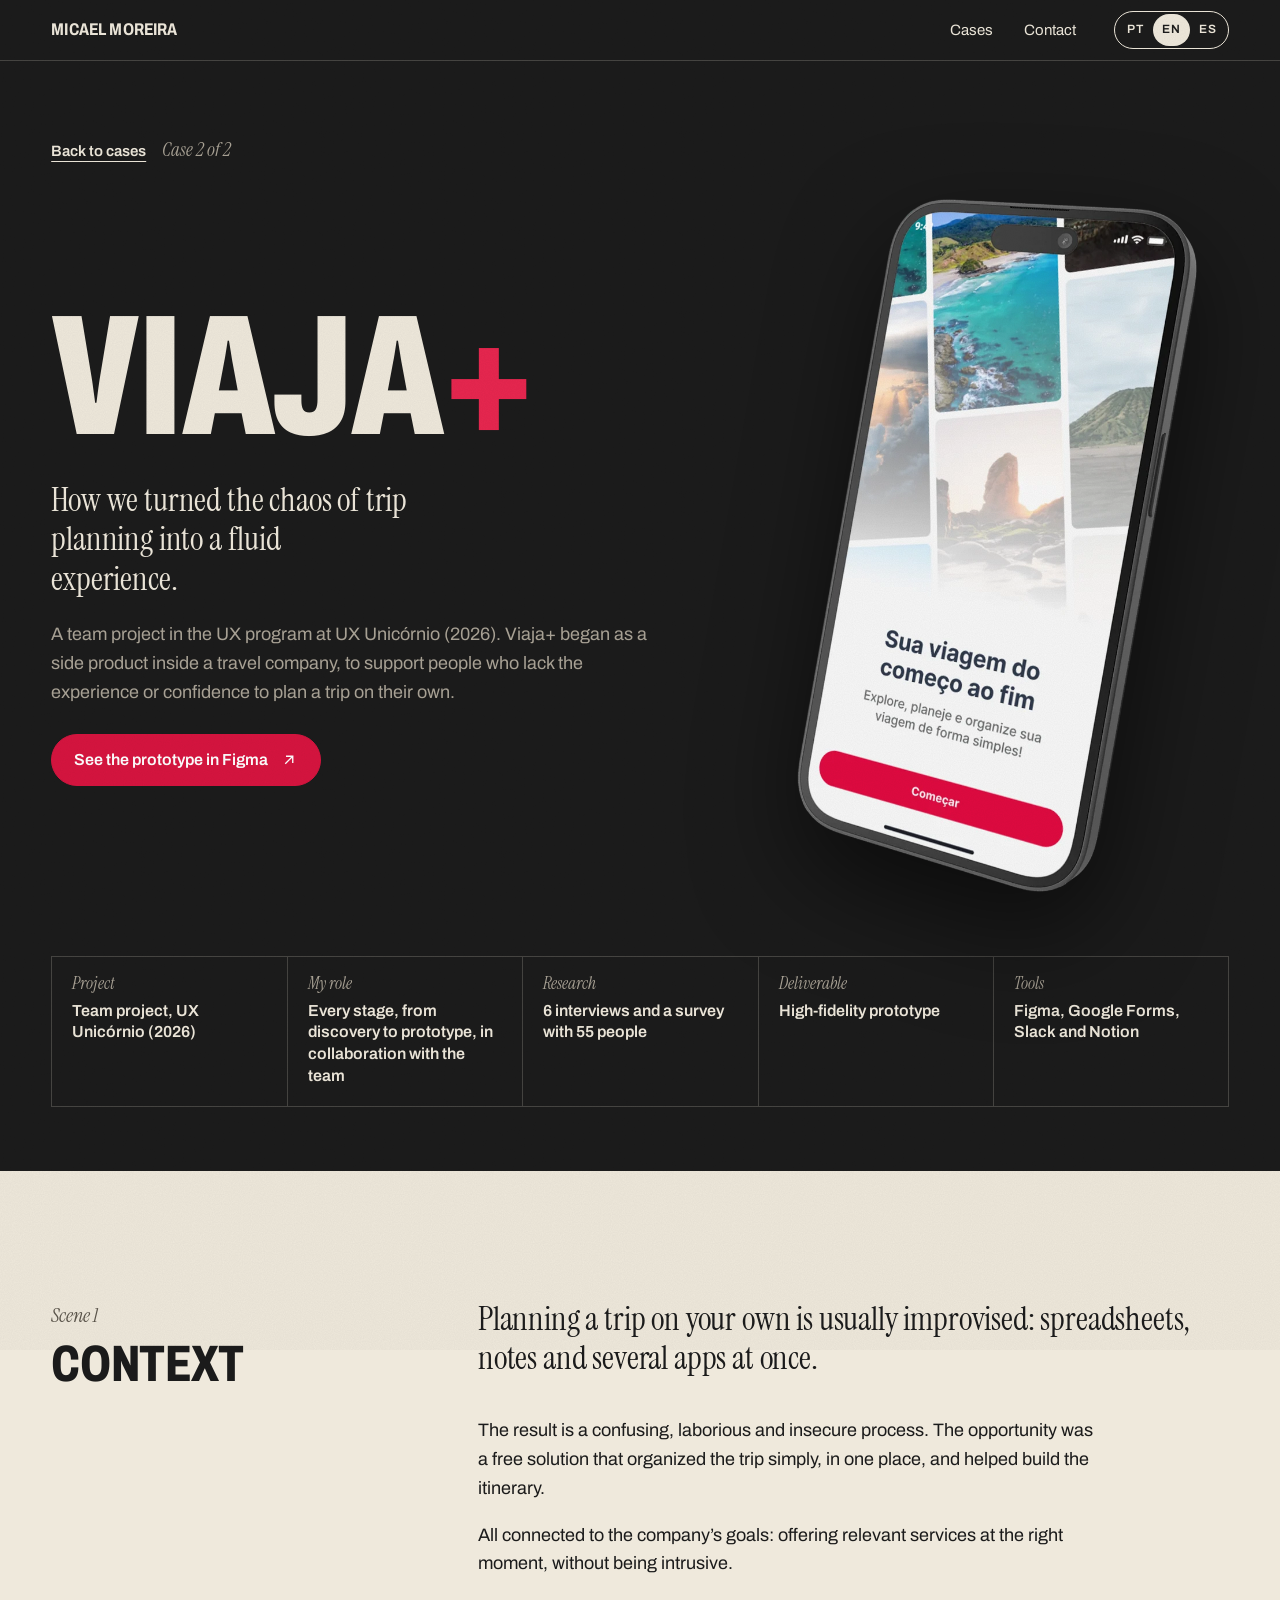
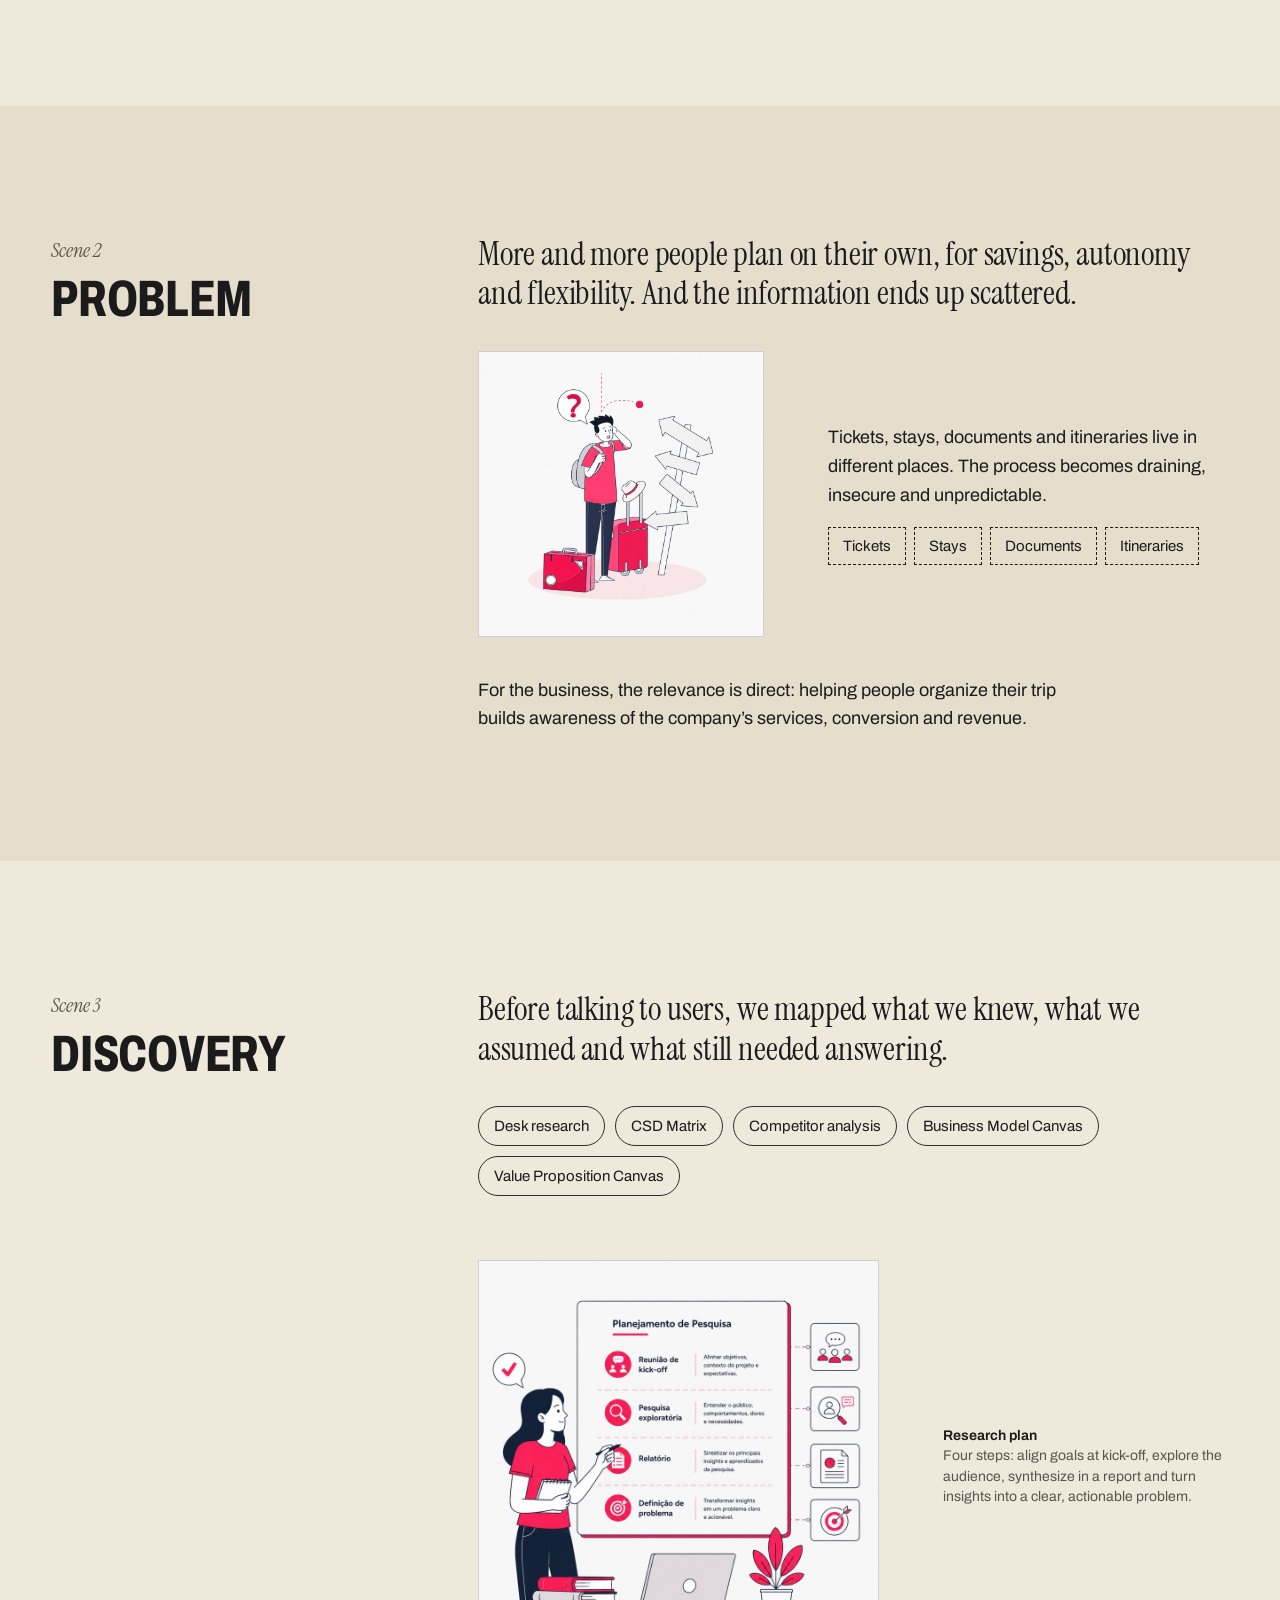
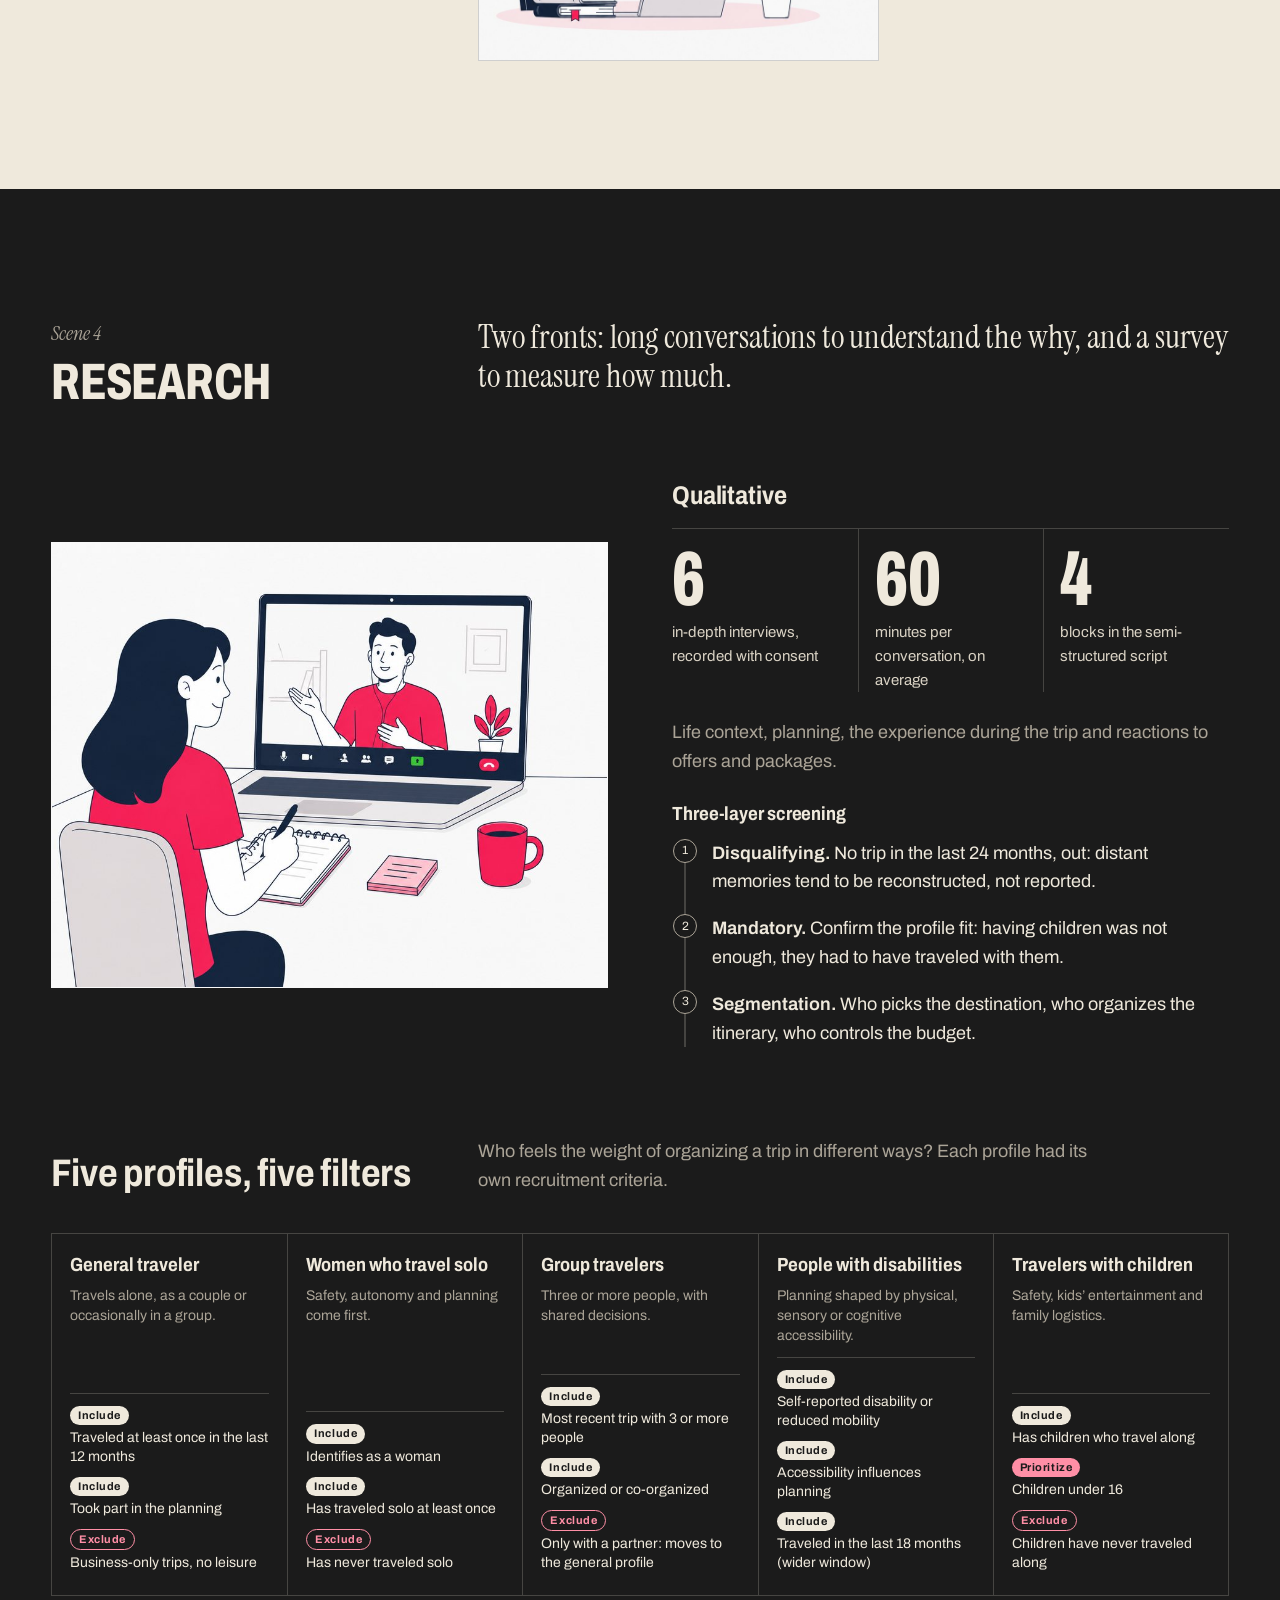
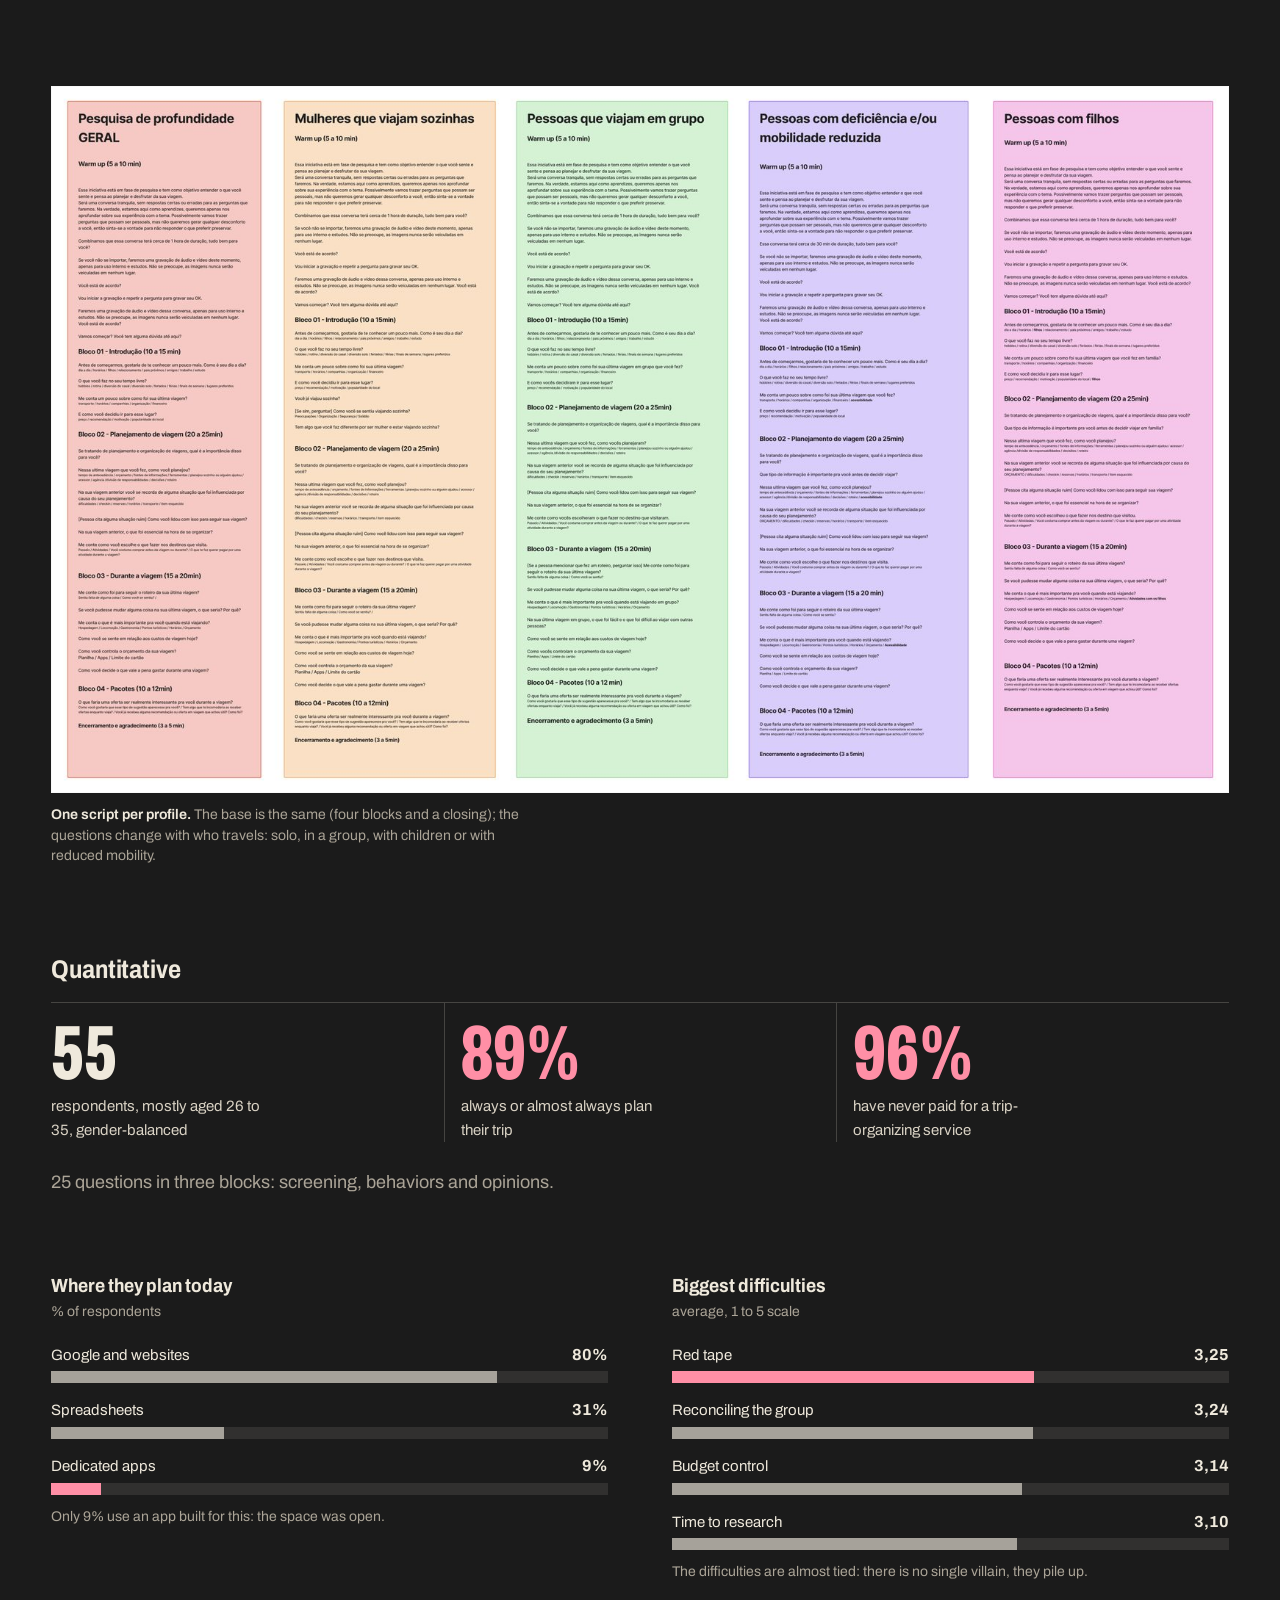
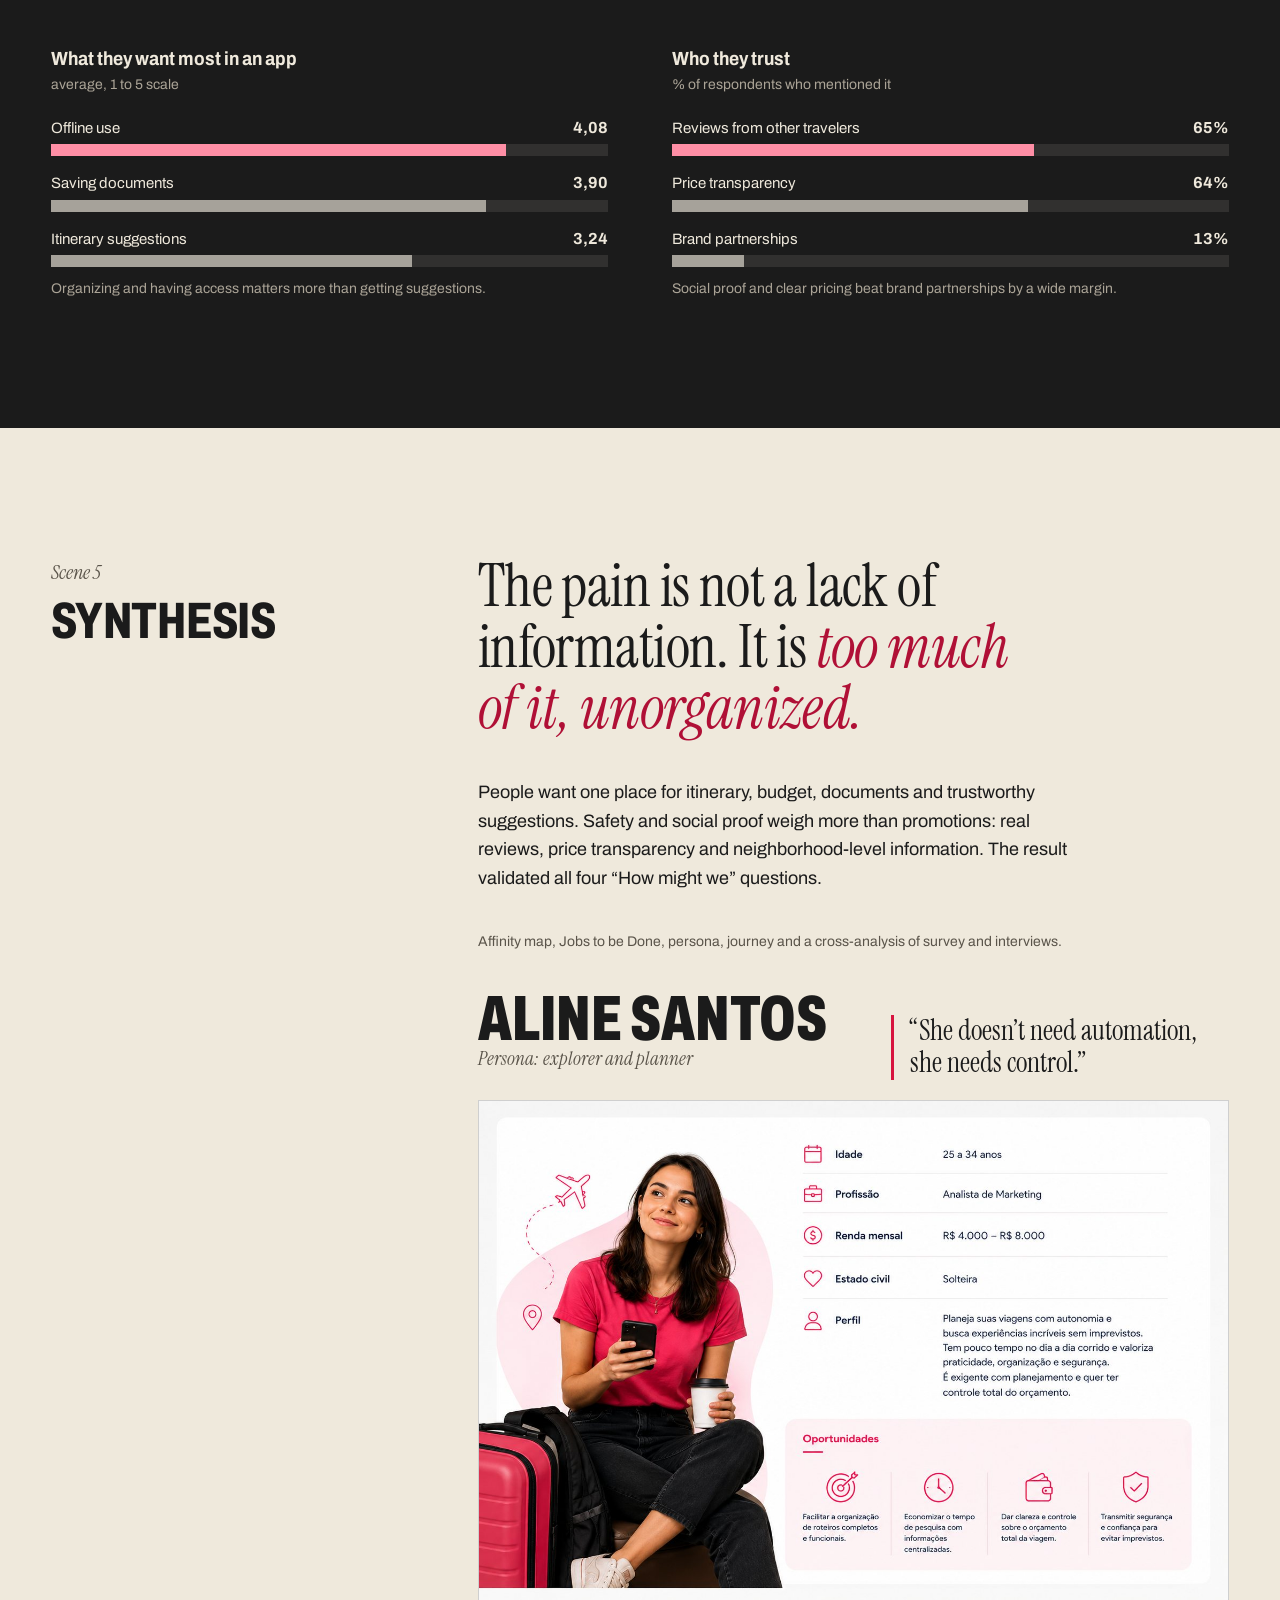
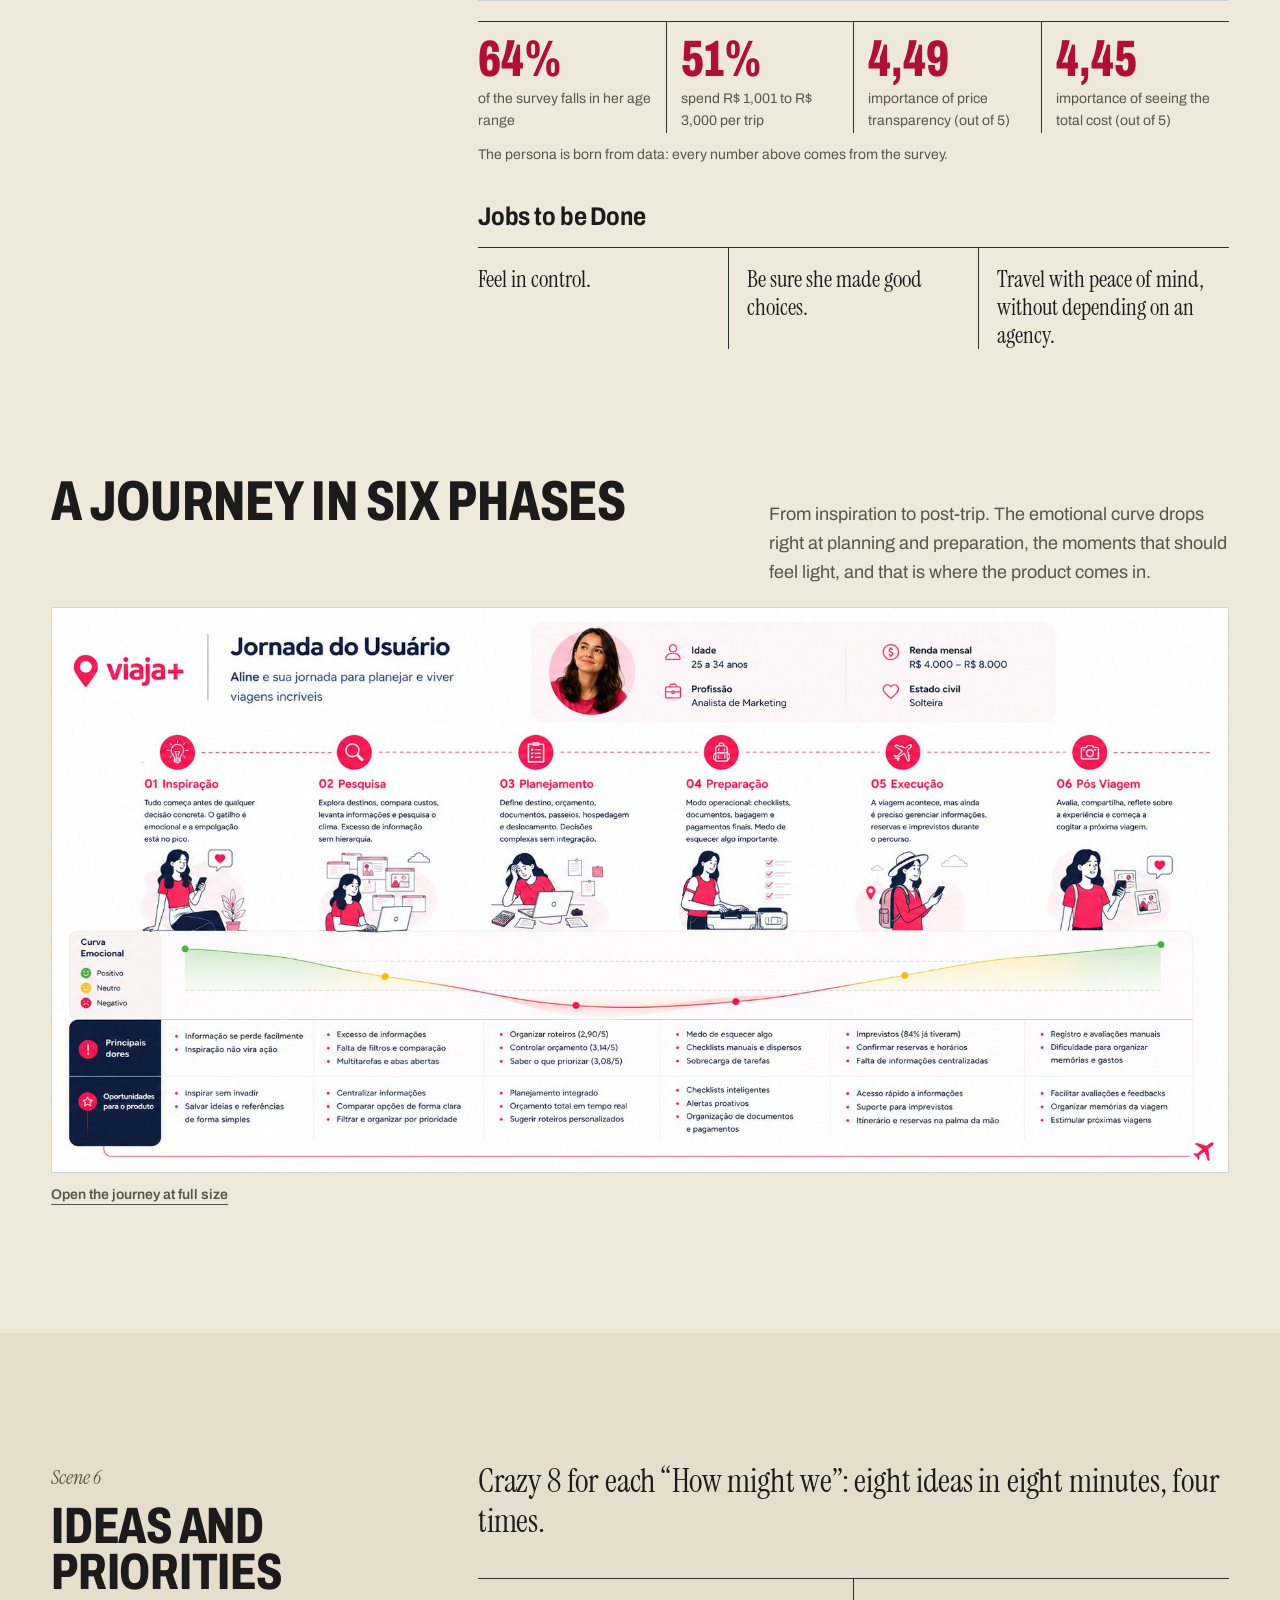
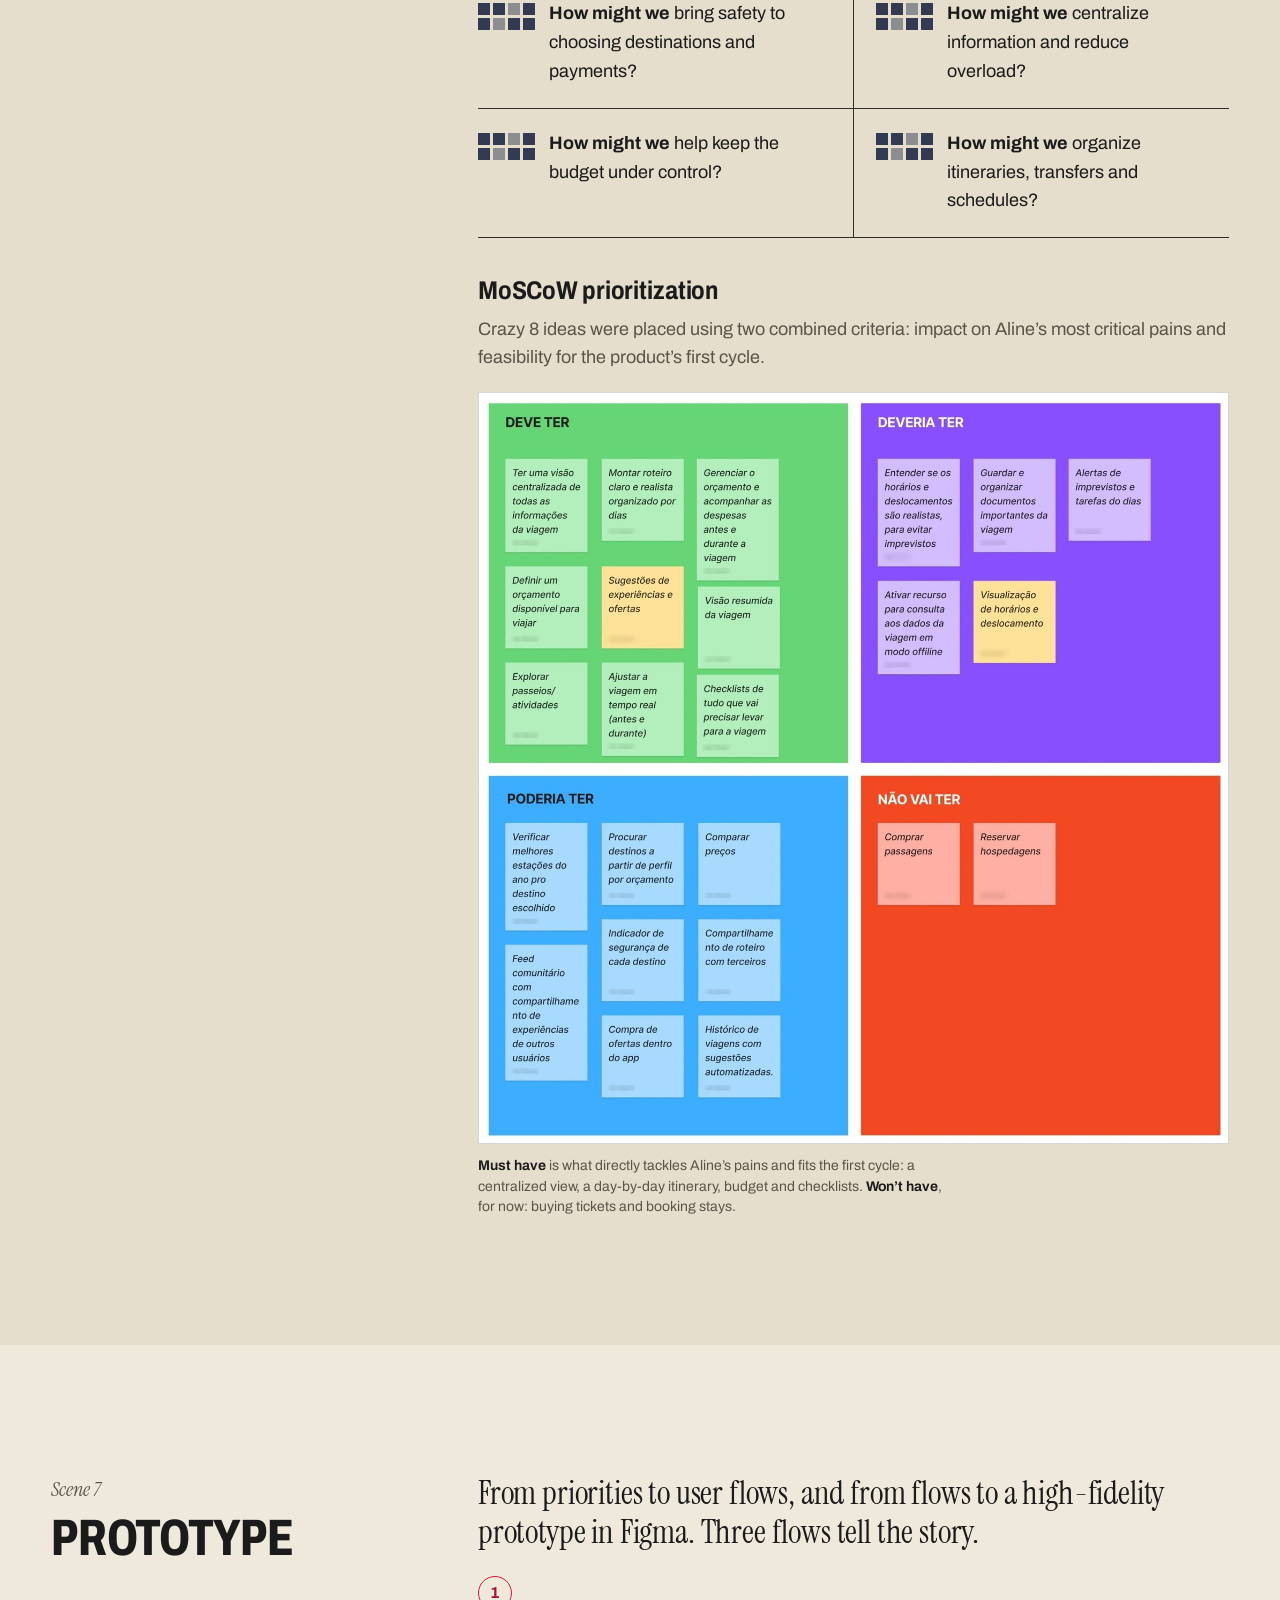
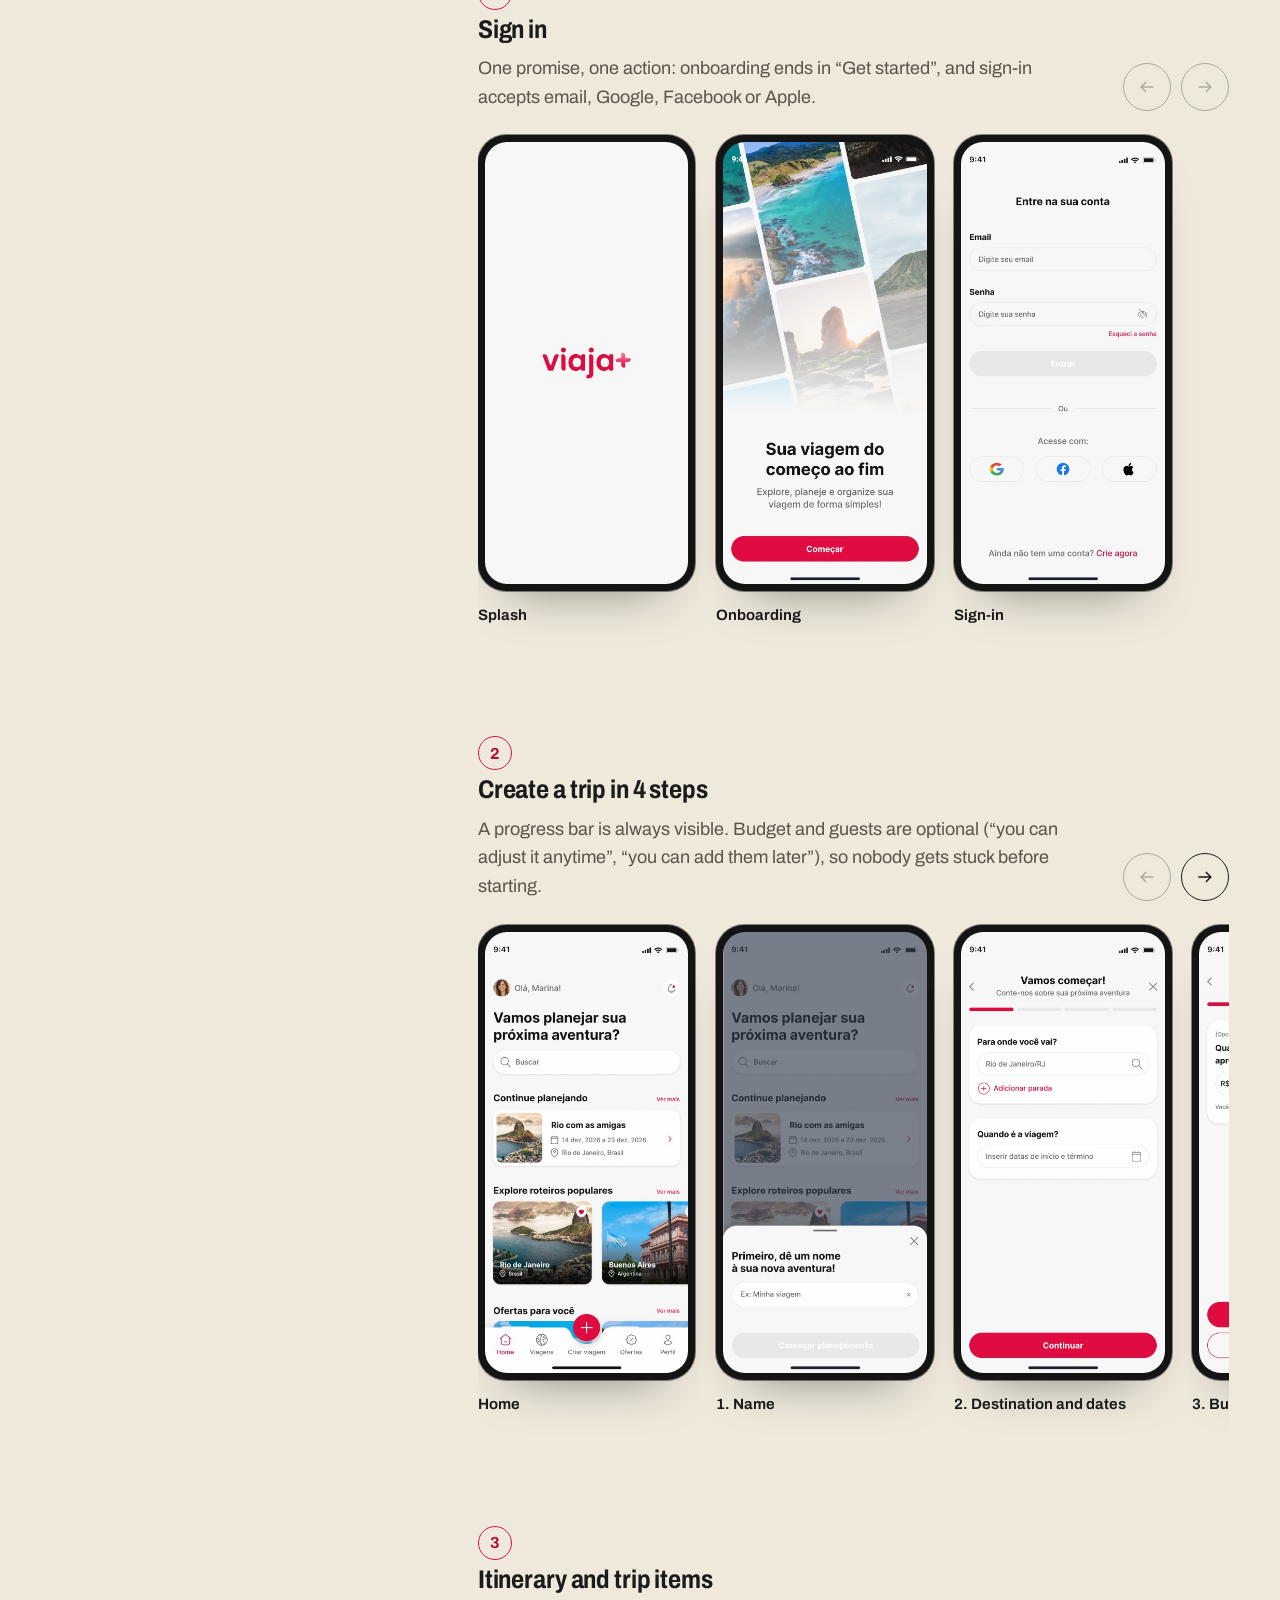
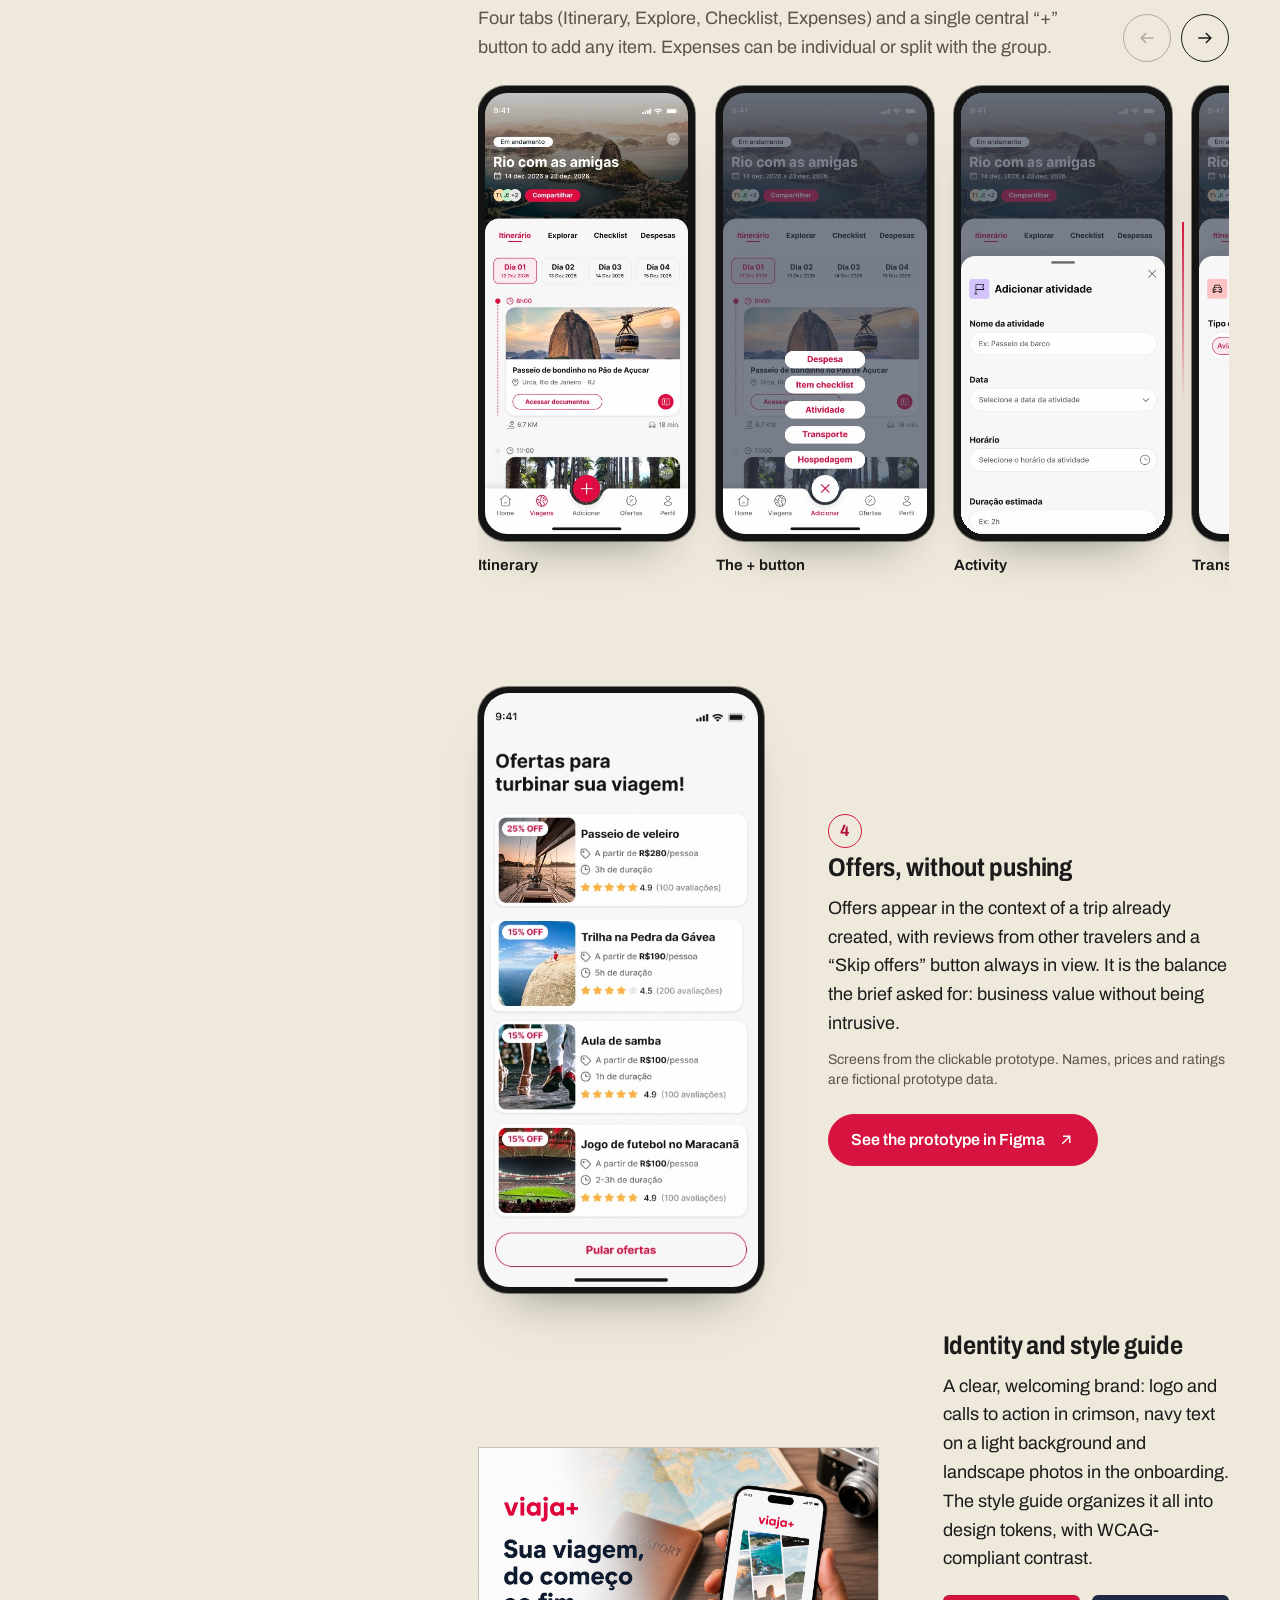
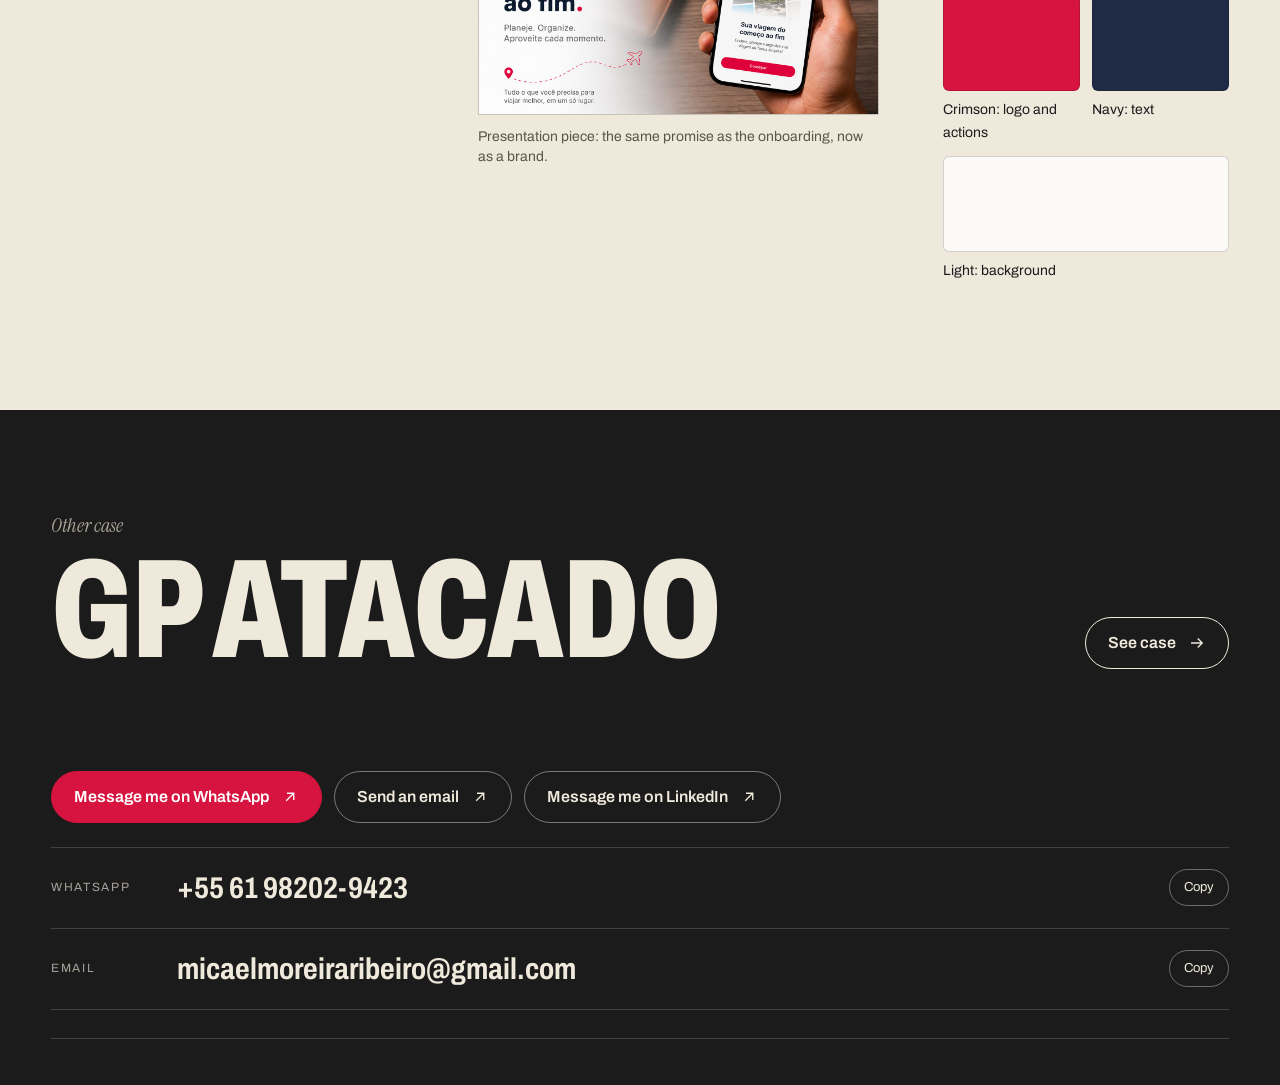
<file: viaja-mais.html>
<!doctype html>
<html lang="pt-BR">
<head>
<meta charset="utf-8">
<meta name="viewport" content="width=device-width,initial-scale=1">
<title data-i="title_vj">Viaja+, case de Micael Moreira</title>
<meta name="description" content="Case Viaja+: pesquisa, síntese e protótipo de um app que centraliza o planejamento de viagem. Projeto em equipe na formação UX Unicórnio.">
<meta name="theme-color" content="#1B1B1B">
<link rel="preload" href="archivo-latin-wdth-normal.woff2" as="font" type="font/woff2" crossorigin>
<link rel="stylesheet" href="style.css?v=20261110d">
<script src="i18n.js?v=20261110d" defer></script>
<script src="main.js?v=20261110d" defer></script>
</head>
<body class="v-case">
<a class="skip" href="#main" data-i="skip">Pular para o conteúdo</a>

<header class="bar on-dark">
  <div class="wrap">
    <a class="brand" href="index.html">Micael Moreira</a>
    <nav class="nav" aria-label="Principal" data-i-aria="nav_label">
      <a href="index.html#cases" data-i="nav_cases">Cases</a>
      <a class="opt" href="index.html#contato" data-i="nav_contact">Contato</a>
    </nav>
    <div class="lang" role="group" aria-label="Idioma" data-i-aria="lang_label">
      <button type="button" data-l="pt" aria-pressed="true">PT</button>
      <button type="button" data-l="en" aria-pressed="false">EN</button>
      <button type="button" data-l="es" aria-pressed="false">ES</button>
    </div>
  </div>
  <span class="progress" aria-hidden="true"></span>
</header>

<main id="main">
  <!-- Abertura -->
  <section class="dark chero" aria-labelledby="case-title">
    <div class="wrap">
      <div class="crumb"><a class="tlink" href="index.html#cases" data-i="back">Voltar aos cases</a><span class="credit mute" data-i="vj_crumb">Case 2 de 2</span></div>
      <div class="chero-grid vj-hero">
        <div>
          <h1 class="display" id="case-title">Viaja<span class="c">+</span></h1>
          <p class="lead" data-i="vj_tag">Como centralizamos o caos do planejamento de viagem em uma experiência fluida.</p>
          <p class="prose mute" style="margin-top:22px" data-i="vj_intro">Projeto em equipe na formação em UX da UX Unicórnio (2026). O Viaja+ nasceu como um produto paralelo dentro de uma empresa de viagens, para apoiar quem não tem experiência ou segurança para planejar a viagem por conta própria.</p>
          <div style="margin-top:28px"><a class="btn solid" href="https://www.figma.com/design/POTEENsJSKtNjO0LP04w9M/Viaja--Micael?node-id=0-1" target="_blank" rel="noopener"><span data-i="figma_btn">Ver protótipo no Figma</span><svg viewBox="0 0 24 24" fill="none" stroke="currentColor" stroke-width="1.8" aria-hidden="true"><path d="M7 17L17 7M8 7h9v9"/></svg></a></div>
        </div>
        <figure class="mock"><img src="vj-mockup.webp" width="692" height="1200" alt="Celular inclinado mostrando o onboarding do Viaja+: fotos de paisagem, a frase Sua viagem do começo ao fim e o botão Começar." data-i-alt="mk_alt"></figure>
      </div>
      <dl class="ficha five">
        <div><dt data-i="vk_proj">Projeto</dt><dd data-i="vv_proj">Em equipe, UX Unicórnio (2026)</dd></div>
        <div><dt data-i="vk_role">Meu papel</dt><dd data-i="vv_role">Todas as etapas, do discovery ao protótipo, em colaboração com a equipe</dd></div>
        <div><dt data-i="vk_res">Pesquisa</dt><dd data-i="vv_res">6 entrevistas e survey com 55 pessoas</dd></div>
        <div><dt data-i="vk_out">Entrega</dt><dd data-i="vv_out">Protótipo de alta fidelidade</dd></div>
        <div><dt data-i="k_tools">Ferramentas</dt><dd data-i="k_tools_v">Figma, Google Forms, Slack e Notion</dd></div>
      </dl>
    </div>
  </section>

  <!-- Cena 1: Contexto -->
  <section class="band wrap" aria-labelledby="v1">
    <div class="sc">
      <div class="sc-label"><div class="stick"><span class="n" data-i="sc1">Cena 1</span><h2 class="h2" id="v1" data-i="a1">Contexto</h2></div></div>
      <div class="sc-body">
        <p class="lead" data-i="v1_lead">Planejar uma viagem sozinho costuma ser improvisado: planilhas, anotações e vários apps ao mesmo tempo.</p>
        <div class="prose">
          <p data-i="v1p1">O resultado é um processo confuso, trabalhoso e inseguro. A oportunidade era uma solução gratuita que organizasse a viagem de forma simples e centralizada e ajudasse a montar o roteiro.</p>
          <p data-i="v1p2">Tudo conectado aos objetivos da empresa: oferecer serviços relevantes no momento certo, sem abordagem invasiva.</p>
        </div>
      </div>
    </div>
  </section>

  <!-- Cena 2: Problema -->
  <section class="alt band" aria-labelledby="v2">
    <div class="wrap sc">
      <div class="sc-label"><div class="stick"><span class="n" data-i="sc2">Cena 2</span><h2 class="h2" id="v2" data-i="a2">Problema</h2></div></div>
      <div class="sc-body">
        <p class="lead" data-i="v2_lead">Cada vez mais gente planeja por conta própria, por economia, autonomia e flexibilidade. E a informação fica espalhada.</p>
        <div class="split">
          <figure class="fig"><div class="sheet"><img src="vj-problema.jpg" width="900" height="900" alt="Ilustração: viajante confuso diante de placas apontando para direções diferentes." data-i-alt="vp_alt" loading="lazy"></div></figure>
          <div>
            <p data-i="v2_cap">Passagens, hospedagens, documentos e roteiros ficam em lugares diferentes. O processo vira desgastante, inseguro e imprevisível.</p>
            <ul class="chips" style="margin-top:18px" aria-hidden="true"><li data-i="b1">Passagens</li><li data-i="b2">Hospedagens</li><li data-i="b3">Documentos</li><li data-i="b4">Roteiros</li></ul>
          </div>
        </div>
        <p class="prose" data-i="v2p">Para o negócio, a relevância é direta: ajudar a organizar a viagem gera consciência dos serviços da empresa, conversão e receita.</p>
      </div>
    </div>
  </section>

  <!-- Cena 3: Descoberta -->
  <section class="band wrap" aria-labelledby="v3">
    <div class="sc">
      <div class="sc-label"><div class="stick"><span class="n" data-i="sc3">Cena 3</span><h2 class="h2" id="v3" data-i="v3">Descoberta</h2></div></div>
      <div class="sc-body">
        <p class="lead" data-i="v3_lead">Antes de falar com usuários, mapeamos o que já sabíamos, o que supúnhamos e o que precisava ser respondido.</p>
        <div>
          <ul class="methods">
            <li data-i="m1">Desk research</li>
            <li data-i="m2">Matriz CSD</li>
            <li data-i="m3">Análise de concorrentes</li>
            <li>Business Model Canvas</li>
            <li>Value Proposition Canvas</li>
          </ul>
        </div>
        <figure class="fig split rev" style="margin-top:clamp(36px,5vw,64px)">
          <div class="sheet"><img src="vj-plano.jpg" width="900" height="900" alt="Plano de pesquisa em quatro etapas: kick-off, pesquisa exploratória, relatório e definição do problema." data-i-alt="vpl_alt" loading="lazy"></div>
          <figcaption><b data-i="pl_t">Plano de pesquisa</b><br><span data-i="pl_c">Quatro etapas: alinhar objetivos no kick-off, explorar o público, sintetizar em relatório e transformar os insights em um problema claro e acionável.</span></figcaption>
        </figure>
        <!-- SLOT: inserir aqui um print da Matriz CSD ou do Value Proposition Canvas (ex.: viaja-csd.jpg) dentro de <figure class="fig"><div class="browser">...</div></figure> -->
      </div>
    </div>
  </section>

  <!-- Cena 4: Pesquisa (sala escura) -->
  <section class="dark band" aria-labelledby="v4">
    <div class="wrap">
      <div class="sc" style="margin-bottom:clamp(40px,6vw,88px)">
        <div class="sc-label"><span class="n" data-i="sc4">Cena 4</span><h2 class="h2" id="v4" data-i="v4">Pesquisa</h2></div>
        <div class="sc-body"><p class="lead" data-i="v4_lead">Duas frentes: conversas longas para entender o porquê e um survey para medir o quanto.</p></div>
      </div>

      <div class="twocol" style="align-items:center">
        <figure class="fig"><div class="sheet"><img src="vj-entrevista.jpg" width="900" height="720" alt="Ilustração de uma entrevista por videochamada, com a pesquisadora tomando notas." data-i-alt="ve_alt" loading="lazy"></div></figure>
        <div>
          <h3 class="h3" data-i="q_t">Qualitativa</h3>
          <div class="big3" style="margin-top:18px">
            <div><div class="v">6</div><p class="k" data-i="q1">entrevistas em profundidade, gravadas com consentimento</p></div>
            <div><div class="v">60</div><p class="k" data-i="q2">minutos, em média, por conversa</p></div>
            <div><div class="v">4</div><p class="k" data-i="q3">blocos no roteiro semiestruturado</p></div>
          </div>
          <p class="mute" style="margin-top:26px" data-i="q_blocks">Contexto de vida, planejamento, experiência durante a viagem e reação a ofertas e pacotes.</p>
          <h4 class="h3" style="font-size:19px;margin:28px 0 14px" data-i="q_scr">Screening em três camadas</h4>
          <ol class="steps3">
            <li data-i="s1"><b>Desclassificatórios.</b> Sem viagem nos últimos 24 meses, fora: memórias distantes tendem a ser reconstruídas, não relatadas.</li>
            <li data-i="s2"><b>Obrigatórios.</b> Confirmam o enquadramento no perfil: não bastava ter filhos, era preciso ter viajado com eles.</li>
            <li data-i="s3"><b>Segmentação.</b> Quem decide o destino, quem organiza o roteiro, quem controla o orçamento.</li>
          </ol>
        </div>

      </div>

      <div class="wide">
        <div class="head" style="margin-bottom:clamp(24px,3vw,40px)"><h3 class="h3" style="font-size:clamp(28px,3vw,44px)" data-i="scr_t">Cinco perfis, cinco filtros</h3><p class="mute prose" data-i="scr_d">Quem sente de formas diferentes o peso de organizar uma viagem? Cada perfil teve critérios próprios de recrutamento.</p></div>
        <div class="screen5">
          <article><h4 data-i="sc1_t">Viajante geral</h4><p data-i="sc1_d">Viaja sozinho, a dois ou em grupo de vez em quando.</p><ul><li><span class="ty in" data-i="ty_in">Incluir</span><span data-i="sc1_1">Viajou ao menos 1 vez nos últimos 12 meses</span></li><li><span class="ty in" data-i="ty_in">Incluir</span><span data-i="sc1_2">Participou do planejamento</span></li><li><span class="ty ex" data-i="ty_ex">Excluir</span><span data-i="sc1_3">Viagem só a trabalho, sem lazer</span></li></ul></article>
          <article><h4 data-i="sc2_t">Mulheres que viajam sozinhas</h4><p data-i="sc2_d">Segurança, autonomia e planejamento em primeiro plano.</p><ul><li><span class="ty in" data-i="ty_in">Incluir</span><span data-i="sc2_1">Identifica-se como mulher</span></li><li><span class="ty in" data-i="ty_in">Incluir</span><span data-i="sc2_2">Já viajou sozinha ao menos 1 vez</span></li><li><span class="ty ex" data-i="ty_ex">Excluir</span><span data-i="sc2_3">Nunca viajou sozinha</span></li></ul></article>
          <article><h4 data-i="sc3_t">Viajantes em grupo</h4><p data-i="sc3_d">Três ou mais pessoas, com decisões coletivas.</p><ul><li><span class="ty in" data-i="ty_in">Incluir</span><span data-i="sc3_1">Viagem mais recente com 3 ou mais pessoas</span></li><li><span class="ty in" data-i="ty_in">Incluir</span><span data-i="sc3_2">Organizou ou coorganizou</span></li><li><span class="ty ex" data-i="ty_ex">Excluir</span><span data-i="sc3_3">Só com cônjuge: vai para o perfil geral</span></li></ul></article>
          <article><h4 data-i="sc4_t">Pessoas com deficiência</h4><p data-i="sc4_d">Planejamento moldado por acessibilidade física, sensorial ou cognitiva.</p><ul><li><span class="ty in" data-i="ty_in">Incluir</span><span data-i="sc4_1">Deficiência ou mobilidade reduzida, autodeclarada</span></li><li><span class="ty in" data-i="ty_in">Incluir</span><span data-i="sc4_2">Acessibilidade influencia o planejamento</span></li><li><span class="ty in" data-i="ty_in">Incluir</span><span data-i="sc4_3">Viajou nos últimos 18 meses (janela ampliada)</span></li></ul></article>
          <article><h4 data-i="sc5_t">Viajantes com filhos</h4><p data-i="sc5_d">Segurança, entretenimento infantil e logística familiar.</p><ul><li><span class="ty in" data-i="ty_in">Incluir</span><span data-i="sc5_1">Tem filhos que viajam junto</span></li><li><span class="ty pr" data-i="ty_pr">Priorizar</span><span data-i="sc5_2">Filhos com menos de 16 anos</span></li><li><span class="ty ex" data-i="ty_ex">Excluir</span><span data-i="sc5_3">Filhos nunca viajaram junto</span></li></ul></article>
        </div>
      </div>

      <figure class="fig wide">
        <div class="sheet scroll-x" tabindex="0" role="region" aria-label="Roteiros de entrevista" data-i-aria="rt_label"><a class="zoom" href="vj-roteiros.jpg" target="_blank" rel="noopener"><img src="vj-roteiros.jpg" width="1600" height="960" alt="Cinco roteiros de entrevista lado a lado, um para cada perfil, com blocos de introdução, planejamento, durante a viagem e pacotes." data-i-alt="rt_alt" loading="lazy"></a></div>
        <figcaption><b data-i="rt_t">Um roteiro para cada perfil.</b> <span data-i="rt_c">A base é a mesma (quatro blocos e o encerramento); as perguntas mudam conforme quem viaja: sozinha, em grupo, com filhos ou com mobilidade reduzida.</span></figcaption>
      </figure>

      <div class="wide quanti">
          <h3 class="h3" data-i="qt_t">Quantitativa</h3>
          <div class="big3" style="margin-top:18px">
            <div><div class="v">55</div><p class="k" data-i="qt1">respondentes, a maioria entre 26 e 35 anos, com gênero equilibrado</p></div>
            <div><div class="v c">89%</div><p class="k" data-i="qt2">planejam a viagem sempre ou quase sempre</p></div>
            <div><div class="v c">96%</div><p class="k" data-i="qt3">nunca pagaram por um serviço de organização de viagem</p></div>
          </div>
          <p class="mute" style="margin-top:26px" data-i="qt_blocks">25 perguntas em três blocos: triagem, comportamentos e opiniões.</p>
        </div>

      <div class="charts" style="margin-top:clamp(48px,6vw,88px)">
        <figure class="chart">
          <h3 data-i="ch1_t">Onde planejam hoje</h3>
          <p class="unit" data-i="ch_pct">% dos respondentes</p>
          <ul class="bars">
            <li><span class="lab" data-i="ch1a">Google e sites</span><span class="val">80%</span><span class="track"><span class="fill" style="--w:80%"></span></span></li>
            <li><span class="lab" data-i="ch1b">Planilhas</span><span class="val">31%</span><span class="track"><span class="fill" style="--w:31%"></span></span></li>
            <li class="top"><span class="lab" data-i="ch1c">Apps dedicados</span><span class="val">9%</span><span class="track"><span class="fill" style="--w:9%"></span></span></li>
          </ul>
          <figcaption class="cap" data-i="ch1_c">Só 9% usam um app feito para isso: o espaço estava aberto.</figcaption>
        </figure>
        <figure class="chart">
          <h3 data-i="ch2_t">Maiores dificuldades</h3>
          <p class="unit" data-i="ch_avg">média, escala de 1 a 5</p>
          <ul class="bars">
            <li class="top"><span class="lab" data-i="ch2a">Burocracia</span><span class="val">3,25</span><span class="track"><span class="fill" style="--w:65%"></span></span></li>
            <li><span class="lab" data-i="ch2b">Conciliar o grupo</span><span class="val">3,24</span><span class="track"><span class="fill" style="--w:64.8%"></span></span></li>
            <li><span class="lab" data-i="ch2c">Controle de orçamento</span><span class="val">3,14</span><span class="track"><span class="fill" style="--w:62.8%"></span></span></li>
            <li><span class="lab" data-i="ch2d">Tempo para pesquisar</span><span class="val">3,10</span><span class="track"><span class="fill" style="--w:62%"></span></span></li>
          </ul>
          <figcaption class="cap" data-i="ch2_c">As dificuldades aparecem quase empatadas: não há um vilão único, há acúmulo.</figcaption>
        </figure>
        <figure class="chart">
          <h3 data-i="ch3_t">O que mais querem no app</h3>
          <p class="unit" data-i="ch_avg">média, escala de 1 a 5</p>
          <ul class="bars">
            <li class="top"><span class="lab" data-i="ch3a">Uso offline</span><span class="val">4,08</span><span class="track"><span class="fill" style="--w:81.6%"></span></span></li>
            <li><span class="lab" data-i="ch3b">Salvar documentos</span><span class="val">3,90</span><span class="track"><span class="fill" style="--w:78%"></span></span></li>
            <li><span class="lab" data-i="ch3c">Sugestões de roteiro</span><span class="val">3,24</span><span class="track"><span class="fill" style="--w:64.8%"></span></span></li>
          </ul>
          <figcaption class="cap" data-i="ch3_c">Organizar e ter acesso pesa mais do que receber sugestões.</figcaption>
        </figure>
        <figure class="chart">
          <h3 data-i="ch4_t">Em quem confiam</h3>
          <p class="unit" data-i="ch_pct2">% dos respondentes que citaram</p>
          <ul class="bars">
            <li class="top"><span class="lab" data-i="ch4a">Avaliações de outros viajantes</span><span class="val">65%</span><span class="track"><span class="fill" style="--w:65%"></span></span></li>
            <li><span class="lab" data-i="ch4c">Transparência nos preços</span><span class="val">64%</span><span class="track"><span class="fill" style="--w:64%"></span></span></li>
            <li><span class="lab" data-i="ch4b">Parcerias com marcas</span><span class="val">13%</span><span class="track"><span class="fill" style="--w:13%"></span></span></li>
          </ul>
          <figcaption class="cap" data-i="ch4_c">Prova social e preço claro vencem parceria de marca por larga margem.</figcaption>
        </figure>
      </div>
    </div>
  </section>

  <!-- Cena 5: Síntese -->
  <section class="band wrap" aria-labelledby="v5">
    <div class="sc">
      <div class="sc-label"><div class="stick"><span class="n" data-i="sc5">Cena 5</span><h2 class="h2" id="v5" data-i="v5">Síntese</h2></div></div>
      <div class="sc-body">
        <p class="insight" data-i="ins">A dor não é falta de informação. É <em>excesso sem organização.</em></p>
        <p class="prose" data-i="ins_p">As pessoas querem um único lugar para roteiro, orçamento, documentos e sugestões confiáveis. Segurança e prova social pesam mais que promoção: avaliações reais, transparência de preço e informação por bairro. O resultado validou os quatro “Como poderíamos”.</p>
        <p class="small mute" data-i="syn_m">Mapa de afinidade, Jobs to be Done, persona, jornada e análise cruzada de survey e entrevistas.</p>

        <!-- Persona -->
        <figure class="fig" aria-labelledby="p-name">
          <div class="p-head">
            <div><h3 class="name" id="p-name">Aline Santos</h3><p class="credit mute" data-i="p_arch">Persona: exploradora e planejadora</p></div>
            <blockquote data-i="p_q">“Não precisa de automação, precisa de controle.”</blockquote>
          </div>
          <div class="sheet"><a class="zoom" href="vj-persona.jpg" target="_blank" rel="noopener"><img src="vj-persona.jpg" width="1400" height="933" alt="Cartão da persona Aline: 25 a 34 anos, analista de marketing, solteira; planeja com autonomia, tem pouco tempo e quer controle total do orçamento. Oportunidades: organizar roteiros, economizar tempo de pesquisa, dar clareza sobre o orçamento e transmitir segurança." data-i-alt="pe_alt" loading="lazy"></a></div>
          <div class="facts-row">
            <div><b>64%</b><span data-i="pf1">do survey está na faixa etária dela</span></div>
            <div><b>51%</b><span data-i="pf2">gastam de R$ 1.001 a R$ 3.000 por viagem</span></div>
            <div><b>4,49</b><span data-i="pf3">importância da transparência de preço (de 5)</span></div>
            <div><b>4,45</b><span data-i="pf4">importância de ver o custo total (de 5)</span></div>
          </div>
          <figcaption data-i="pe_cap">A persona nasce dos dados: cada número acima vem do survey.</figcaption>
        </figure>

        <div>
          <h3 class="h3" style="margin-bottom:16px" data-i="jtbd_t">Jobs to be Done</h3>
          <ul class="jtbd">
            <li data-i="j1">Sentir-se no controle.</li>
            <li data-i="j2">Ter certeza de que fez boas escolhas.</li>
            <li data-i="j3">Viajar com tranquilidade, sem depender de agência.</li>
          </ul>
        </div>


      </div>
    </div>
  </section>

  <section class="wrap" style="padding-bottom:clamp(72px,10vw,152px)" aria-labelledby="jy-t">
    <figure class="fig">
      <div class="p-head"><h3 class="h2" style="font-size:clamp(36px,4.4vw,68px)" id="jy-t" data-i="jy_t">Jornada em seis fases</h3><p class="prose mute" style="max-width:46ch" data-i="jy_d">Da inspiração ao pós-viagem. A curva emocional cai justamente no planejamento e na preparação, os momentos que deveriam ser leves, e é ali que o produto entra.</p></div>
      <div class="sheet w scroll-x" tabindex="0" role="region" aria-label="Jornada do usuário" data-i-aria="jy_label"><img src="vj-jornada.jpg" width="1810" height="869" alt="Jornada do usuário da Aline em seis fases (inspiração, pesquisa, planejamento, preparação, execução e pós-viagem), com curva emocional, principais dores e oportunidades para o produto." data-i-alt="jy_alt" loading="lazy"></div>
      <p class="scroll-hint" data-i="scroll_hint">Deslize para o lado para ver a jornada inteira.</p>
      <figcaption><a class="tlink" href="vj-jornada.jpg" target="_blank" rel="noopener" data-i="jy_open">Abrir a jornada em tamanho real</a></figcaption>
    </figure>
  </section>

  <!-- Cena 6: Ideação e priorização -->
  <section class="alt band" aria-labelledby="v6">
    <div class="wrap sc">
      <div class="sc-label"><div class="stick"><span class="n" data-i="sc6">Cena 6</span><h2 class="h2" id="v6" data-i="v6">Ideias e prioridades</h2></div></div>
      <div class="sc-body">
        <p class="lead" data-i="v6_lead">Crazy 8 para cada “Como poderíamos”: oito ideias em oito minutos, quatro vezes.</p>
        <ul class="hmw">
          <li><span class="crazy" aria-hidden="true"><i></i><i></i><i></i><i></i><i></i><i></i><i></i><i></i></span><p data-i="h1"><b>Como poderíamos</b> dar segurança na escolha de destinos e pagamentos?</p></li>
          <li><span class="crazy" aria-hidden="true"><i></i><i></i><i></i><i></i><i></i><i></i><i></i><i></i></span><p data-i="h2"><b>Como poderíamos</b> centralizar as informações e reduzir a sobrecarga?</p></li>
          <li><span class="crazy" aria-hidden="true"><i></i><i></i><i></i><i></i><i></i><i></i><i></i><i></i></span><p data-i="h3"><b>Como poderíamos</b> ajudar no controle do orçamento?</p></li>
          <li><span class="crazy" aria-hidden="true"><i></i><i></i><i></i><i></i><i></i><i></i><i></i><i></i></span><p data-i="h4"><b>Como poderíamos</b> organizar roteiros, deslocamentos e horários?</p></li>
        </ul>
        <div>
          <h3 class="h3" data-i="mo_t">Priorização MoSCoW</h3>
          <p class="mute" style="margin:10px 0 20px" data-i="mo_d">As ideias do Crazy 8 foram posicionadas por dois critérios combinados: impacto nas dores mais críticas da Aline e viabilidade para o primeiro ciclo do produto.</p>
          <figure class="fig">
            <div class="sheet w"><a class="zoom" href="vj-moscow.jpg" target="_blank" rel="noopener"><img src="vj-moscow.jpg" width="1398" height="1400" alt="Matriz MoSCoW com post-its em quatro quadrantes: Deve ter (visão centralizada da viagem, roteiro por dias, orçamento e despesas, checklists), Deveria ter (horários realistas, guardar documentos, alertas, modo offline), Poderia ter (comparar preços, indicador de segurança, feed da comunidade) e Não vai ter (comprar passagens, reservar hospedagens)." data-i-alt="mo_alt" loading="lazy"></a></div>
            <figcaption data-i="mo_cap"><b>Deve ter</b> o que ataca direto as dores da Aline e cabe no primeiro ciclo: visão centralizada, roteiro por dias, orçamento e checklists. <b>Não vai ter</b>, por enquanto, compra de passagens e reserva de hospedagem.</figcaption>
          </figure>
        </div>
      </div>
    </div>
  </section>

  <!-- Cena 7: Fluxo, protótipo e identidade -->
  <section class="band wrap" aria-labelledby="v7">
    <div class="sc">
      <div class="sc-label"><div class="stick"><span class="n" data-i="sc7">Cena 7</span><h2 class="h2" id="v7" data-i="v7">Protótipo</h2></div></div>
      <div class="sc-body">
        <p class="lead" data-i="v7_lead">Das prioridades aos fluxos do usuário, e dos fluxos ao protótipo de alta fidelidade no Figma. Três fluxos contam a história.</p>
        <div class="flows">
          <section class="flowblk trailer" aria-labelledby="fl1">
            <div class="trailer-head">
              <div><span class="n flow-n">1</span><h3 class="h3" id="fl1" data-i="fl1_t">Entrar</h3><p class="prose mute" data-i="fl1_d">Uma promessa e uma ação: o onboarding termina em “Começar”, e o login aceita e-mail, Google, Facebook ou Apple.</p></div>
              <div class="reel-ctrl"><button type="button" data-dir="-1" aria-label="Telas anteriores" data-i-aria="prev_s"><svg viewBox="0 0 24 24" fill="none" stroke="currentColor" stroke-width="1.8" aria-hidden="true"><path d="M20 12H5M11 6l-6 6 6 6"/></svg></button><button type="button" data-dir="1" aria-label="Próximas telas" data-i-aria="next_s"><svg viewBox="0 0 24 24" fill="none" stroke="currentColor" stroke-width="1.8" aria-hidden="true"><path d="M4 12h15M13 6l6 6-6 6"/></svg></button></div>
            </div>
            <div class="reel" tabindex="0" role="region" aria-labelledby="fl1">
              <figure><div class="phone on-paper pr"><div class="screen"><img src="pr-splash.jpg" width="393" height="852" alt="" loading="lazy"></div></div><figcaption><b data-i="pr_splash">Abertura</b></figcaption></figure>
              <figure><div class="phone on-paper pr"><div class="screen"><img src="pr-onboarding.jpg" width="393" height="852" alt="" loading="lazy"></div></div><figcaption><b data-i="pr_onboarding">Onboarding</b></figcaption></figure>
              <figure><div class="phone on-paper pr"><div class="screen"><img src="pr-login.jpg" width="393" height="852" alt="" loading="lazy"></div></div><figcaption><b data-i="pr_login">Login</b></figcaption></figure>
            </div>
          </section>
          <section class="flowblk trailer" aria-labelledby="fl2">
            <div class="trailer-head">
              <div><span class="n flow-n">2</span><h3 class="h3" id="fl2" data-i="fl2_t">Criar uma viagem em 4 passos</h3><p class="prose mute" data-i="fl2_d">Barra de progresso sempre visível. Orçamento e convidados são opcionais (“você pode ajustar a qualquer momento”, “pode adicionar depois”), para não travar quem só quer começar.</p></div>
              <div class="reel-ctrl"><button type="button" data-dir="-1" aria-label="Telas anteriores" data-i-aria="prev_s"><svg viewBox="0 0 24 24" fill="none" stroke="currentColor" stroke-width="1.8" aria-hidden="true"><path d="M20 12H5M11 6l-6 6 6 6"/></svg></button><button type="button" data-dir="1" aria-label="Próximas telas" data-i-aria="next_s"><svg viewBox="0 0 24 24" fill="none" stroke="currentColor" stroke-width="1.8" aria-hidden="true"><path d="M4 12h15M13 6l6 6-6 6"/></svg></button></div>
            </div>
            <div class="reel" tabindex="0" role="region" aria-labelledby="fl2">
              <figure><div class="phone on-paper pr"><div class="screen"><img src="pr-home.jpg" width="393" height="852" alt="" loading="lazy"></div></div><figcaption><b data-i="pr_home">Home</b></figcaption></figure>
              <figure><div class="phone on-paper pr"><div class="screen"><img src="pr-criar-nome.jpg" width="393" height="852" alt="" loading="lazy"></div></div><figcaption><b data-i="pr_criar_nome">1. Nome</b></figcaption></figure>
              <figure><div class="phone on-paper pr"><div class="screen"><img src="pr-criar-destino-datas.jpg" width="393" height="852" alt="" loading="lazy"></div></div><figcaption><b data-i="pr_criar_destino_datas">2. Destino e datas</b></figcaption></figure>
              <figure><div class="phone on-paper pr"><div class="screen"><img src="pr-criar-orcamento.jpg" width="393" height="852" alt="" loading="lazy"></div></div><figcaption><b data-i="pr_criar_orcamento">3. Orçamento</b></figcaption></figure>
              <figure><div class="phone on-paper pr"><div class="screen"><img src="pr-criar-revisao.jpg" width="393" height="852" alt="" loading="lazy"></div></div><figcaption><b data-i="pr_criar_revisao">Revisão</b></figcaption></figure>
              <figure><div class="phone on-paper pr"><div class="screen"><img src="pr-criar-compartilhar.jpg" width="393" height="852" alt="" loading="lazy"></div></div><figcaption><b data-i="pr_criar_compartilhar">4. Compartilhar</b></figcaption></figure>
              <figure><div class="phone on-paper pr"><div class="screen"><img src="pr-viagem-criada.jpg" width="393" height="852" alt="" loading="lazy"></div></div><figcaption><b data-i="pr_viagem_criada">Viagem criada</b></figcaption></figure>
            </div>
          </section>
          <section class="flowblk trailer" aria-labelledby="fl3">
            <div class="trailer-head">
              <div><span class="n flow-n">3</span><h3 class="h3" id="fl3" data-i="fl3_t">Itinerário e itens da viagem</h3><p class="prose mute" data-i="fl3_d">Quatro abas (Itinerário, Explorar, Checklist, Despesas) e um único botão “+” no centro para adicionar qualquer item. Despesas podem ser individuais ou divididas com o grupo.</p></div>
              <div class="reel-ctrl"><button type="button" data-dir="-1" aria-label="Telas anteriores" data-i-aria="prev_s"><svg viewBox="0 0 24 24" fill="none" stroke="currentColor" stroke-width="1.8" aria-hidden="true"><path d="M20 12H5M11 6l-6 6 6 6"/></svg></button><button type="button" data-dir="1" aria-label="Próximas telas" data-i-aria="next_s"><svg viewBox="0 0 24 24" fill="none" stroke="currentColor" stroke-width="1.8" aria-hidden="true"><path d="M4 12h15M13 6l6 6-6 6"/></svg></button></div>
            </div>
            <div class="reel" tabindex="0" role="region" aria-labelledby="fl3">
              <figure><div class="phone on-paper pr"><div class="screen"><img src="pr-itinerario.jpg" width="393" height="852" alt="" loading="lazy"></div></div><figcaption><b data-i="pr_itinerario">Itinerário</b></figcaption></figure>
              <figure><div class="phone on-paper pr"><div class="screen"><img src="pr-menu-adicionar.jpg" width="393" height="852" alt="" loading="lazy"></div></div><figcaption><b data-i="pr_menu_adicionar">Botão +</b></figcaption></figure>
              <figure><div class="phone on-paper pr tall"><div class="screen" tabindex="0"><img src="pr-add-atividade.jpg" width="393" height="1375" alt="" loading="lazy"></div></div><figcaption><b data-i="pr_add_atividade">Atividade</b></figcaption></figure>
              <figure><div class="phone on-paper pr"><div class="screen"><img src="pr-add-transporte.jpg" width="393" height="852" alt="" loading="lazy"></div></div><figcaption><b data-i="pr_add_transporte">Transporte</b></figcaption></figure>
              <figure><div class="phone on-paper pr tall"><div class="screen" tabindex="0"><img src="pr-add-hospedagem.jpg" width="393" height="1088" alt="" loading="lazy"></div></div><figcaption><b data-i="pr_add_hospedagem">Hospedagem</b></figcaption></figure>
              <figure><div class="phone on-paper pr tall"><div class="screen" tabindex="0"><img src="pr-add-despesa.jpg" width="393" height="1425" alt="" loading="lazy"></div></div><figcaption><b data-i="pr_add_despesa">Despesa</b></figcaption></figure>
              <figure><div class="phone on-paper pr"><div class="screen"><img src="pr-add-checklist.jpg" width="393" height="852" alt="" loading="lazy"></div></div><figcaption><b data-i="pr_add_checklist">Checklist</b></figcaption></figure>
            </div>
          </section>
          <section class="flowblk split" aria-labelledby="fl4">
            <figure class="fig"><div class="phone on-paper pr solo"><div class="screen"><img src="pr-ofertas.jpg" width="393" height="852" alt="Tela Ofertas para turbinar sua viagem: passeios com desconto, avaliações de viajantes e o botão Pular ofertas." data-i-alt="pr_of_alt" loading="lazy"></div></div></figure>
            <div><span class="n flow-n">4</span><h3 class="h3" id="fl4" data-i="fl4_t">Ofertas, sem empurrar</h3><p class="prose" style="margin-top:12px" data-i="fl4_d">As ofertas aparecem no contexto da viagem já criada, com avaliações de outros viajantes e o botão “Pular ofertas” sempre à vista. É o equilíbrio que o briefing pedia: valor para o negócio sem abordagem invasiva.</p>
            <p class="cap" data-i="pr_note">Telas do protótipo navegável. Nomes, preços e avaliações são dados fictícios do protótipo.</p>
            <p style="margin-top:24px"><a class="btn solid" href="https://www.figma.com/design/POTEENsJSKtNjO0LP04w9M/Viaja--Micael?node-id=0-1" target="_blank" rel="noopener"><span data-i="figma_btn">Ver protótipo no Figma</span><svg viewBox="0 0 24 24" fill="none" stroke="currentColor" stroke-width="1.8" aria-hidden="true"><path d="M7 17L17 7M8 7h9v9"/></svg></a></p></div>
          </section>
        </div>

        <div class="split rev">
          <figure class="fig"><img src="vj-hero.jpg" width="1440" height="960" alt="Peça de apresentação do Viaja+: logotipo carmim, frase Sua viagem, do começo ao fim, e a mão segurando o celular com a tela de abertura." data-i-alt="vh_alt" loading="lazy" style="border:1px solid var(--rule-soft)"><figcaption data-i="vh_cap">Peça de apresentação: a mesma promessa do onboarding, agora como marca.</figcaption></figure>
          <div>
            <h3 class="h3" data-i="id_t">Identidade e style guide</h3>
            <p class="prose" style="margin:12px 0 22px" data-i="id_d">Uma marca clara e acolhedora: logotipo e chamadas para ação em carmim, textos em azul-marinho sobre fundo claro e fotos de paisagem no onboarding. O style guide organiza tudo em design tokens, com contraste conforme a WCAG.</p>
            <!-- CONFIRMAR, Micael: valores exatos das cores no style guide (aqui aproximados). -->
            <div class="swatches">
              <div><i class="c1"></i><span data-i="sw1">Carmim: logo e ações</span></div>
              <div><i class="c2"></i><span data-i="sw2">Azul-marinho: texto</span></div>
              <div><i class="c3"></i><span data-i="sw3">Claro: fundo</span></div>
            </div>
            <!-- SLOT: inserir print do style guide e do logotipo (ex.: viaja-styleguide.jpg) -->
          </div>
        </div>
      </div>
    </div>
  </section>
</main>

<footer class="dark">
  <div class="wrap">
    <a class="next" href="gp-atacado.html">
      <div><span class="kicker" data-i="other_t">Outro case</span><span class="display" style="display:block">GP Atacado</span></div>
      <span class="btn"><span data-i="see_case">Ver case</span><svg viewBox="0 0 24 24" fill="none" stroke="currentColor" stroke-width="1.8" aria-hidden="true"><path d="M4 12h15M13 6l6 6-6 6"/></svg></span>
    </a>
    <div class="end" style="padding-top:0">
      <div class="ctas"><a class="btn solid" href="https://wa.me/5561982029423" target="_blank" rel="noopener"><span data-i="wa_btn">Chamar no WhatsApp</span><svg viewBox="0 0 24 24" fill="none" stroke="currentColor" stroke-width="1.8" aria-hidden="true"><path d="M7 17L17 7M8 7h9v9"/></svg></a><a class="btn" href="mailto:micaelmoreiraribeiro@gmail.com"><span data-i="mail_btn">Enviar e-mail</span><svg viewBox="0 0 24 24" fill="none" stroke="currentColor" stroke-width="1.8" aria-hidden="true"><path d="M7 17L17 7M8 7h9v9"/></svg></a><a class="btn" href="https://www.linkedin.com/in/micael-moreira-ribeiro-07156514a" target="_blank" rel="noopener"><span data-i="ct_btn">Falar no LinkedIn</span><svg viewBox="0 0 24 24" fill="none" stroke="currentColor" stroke-width="1.8" aria-hidden="true"><path d="M7 17L17 7M8 7h9v9"/></svg></a></div>
      <ul class="reach" style="margin-top:24px;margin-bottom:28px"><li><span class="k">WhatsApp</span><a class="v" href="https://wa.me/5561982029423" target="_blank" rel="noopener">+55 61 98202-9423</a><button type="button" class="copy" data-copy="+55 61 98202-9423" data-i="copy">Copiar</button></li><li><span class="k" data-i="mail_k">E-mail</span><a class="v" href="mailto:micaelmoreiraribeiro@gmail.com">micaelmoreiraribeiro@gmail.com</a><button type="button" class="copy" data-copy="micaelmoreiraribeiro@gmail.com" data-i="copy">Copiar</button></li></ul>
      <div class="fine" style="margin-top:0"></div>
    </div>
  </div>
</footer>
</body>
</html>
</file>
<file: style.css>
/* =========================================================
   Micael Ribeiro · Portfólio — paleta "Película"
   Papel domina, grafite em blocos inteiros, âmbar só como acento.
   ========================================================= */
@font-face{font-family:"Archivo";src:url(archivo-latin-wdth-normal.woff2) format("woff2");font-weight:100 900;font-stretch:62% 125%;font-display:swap}
@font-face{font-family:"Instrument Serif";src:url(instrument-serif-latin-400-normal.woff2) format("woff2");font-weight:400;font-display:swap}
@font-face{font-family:"Instrument Serif";src:url(instrument-serif-latin-400-italic.woff2) format("woff2");font-weight:400;font-style:italic;font-display:swap}

:root{
  --paper:#EFE9DC; --paper-2:#E6DECD; --paper-3:#DCD2BE;
  --ink:#1B1B1B; --ink-2:#262522; --ink-3:#33312D;
  --amber:#D98E04; --amber-ink:#8A5800; --amber-soft:#F2C46B;
  --mute:#5A544A; --mute-d:#ABA497;
  --rule:rgba(27,27,27,.9); --rule-soft:rgba(27,27,27,.18); --rule-d:rgba(239,233,220,.2);
  --case:var(--amber); --case-ink:var(--amber-ink); --case-on-dark:var(--amber);
  --g:clamp(16px,4vw,56px);
  --max:1440px;
  --display:"Archivo",system-ui,sans-serif;
  --serif:"Instrument Serif",Georgia,serif;
  --ease:cubic-bezier(.2,.7,.1,1);
}
*,*::before,*::after{box-sizing:border-box}
*{margin:0;padding:0}
html{-webkit-text-size-adjust:100%;scroll-padding-top:72px}
@media (prefers-reduced-motion:no-preference){html{scroll-behavior:smooth}}
body{background:var(--paper);color:var(--ink);font-family:var(--display);font-size:clamp(16px,.35vw + 14.6px,18px);line-height:1.6;font-stretch:100%;-webkit-font-smoothing:antialiased;overflow-x:hidden}
img{display:block;max-width:100%;height:auto}
a{color:inherit}
button{font:inherit;color:inherit}
::selection{background:var(--amber);color:var(--ink)}
:focus-visible{outline:2px solid var(--amber);outline-offset:3px;border-radius:2px}
.dark :focus-visible{outline-color:var(--amber-soft)}
.skip{position:absolute;left:var(--g);top:-60px;background:var(--ink);color:var(--paper);padding:10px 14px;z-index:100;text-decoration:none}
.skip:focus{top:10px}
.sr{position:absolute;width:1px;height:1px;overflow:hidden;clip:rect(0 0 0 0);white-space:nowrap}

/* film grain — sutil, fixo sobre a página */
body::after{content:"";position:fixed;inset:-50%;pointer-events:none;z-index:90;opacity:.05;mix-blend-mode:multiply;
  background-image:url("data:image/svg+xml,%3Csvg xmlns='http://www.w3.org/2000/svg' width='180' height='180'%3E%3Cfilter id='n'%3E%3CfeTurbulence type='fractalNoise' baseFrequency='.9' numOctaves='2' stitchTiles='stitch'/%3E%3CfeColorMatrix values='0 0 0 0 0 0 0 0 0 0 0 0 0 0 0 0 0 0 .9 0'/%3E%3C/filter%3E%3Crect width='100%25' height='100%25' filter='url(%23n)'/%3E%3C/svg%3E")}
@media (prefers-reduced-motion:no-preference){body::after{animation:grain .9s steps(4) infinite}}
@keyframes grain{0%{transform:translate(0,0)}25%{transform:translate(-3%,2%)}50%{transform:translate(2%,-3%)}75%{transform:translate(-2%,-1%)}100%{transform:translate(0,0)}}

/* ---------- layout primitives ---------- */
.wrap{max-width:var(--max);margin:0 auto;padding-left:var(--g);padding-right:var(--g)}
.band{padding-block:clamp(72px,10vw,152px)}
.band.tight{padding-block:clamp(48px,6vw,96px)}
.dark{background:var(--ink);color:var(--paper)}
.alt{background:var(--paper-2)}
.dark .mute,.dark .muted{color:var(--mute-d)}
.mute{color:var(--mute)}

/* type scale (perfect fourth-ish) */
.display{font-family:var(--display);font-weight:820;font-stretch:68%;text-transform:uppercase;line-height:.84;letter-spacing:-.01em}
.h2{font-family:var(--display);font-weight:760;font-stretch:72%;text-transform:uppercase;font-size:clamp(40px,6.4vw,96px);line-height:.9;letter-spacing:-.005em}
.h3{font-family:var(--display);font-weight:700;font-stretch:85%;font-size:clamp(22px,2vw,30px);line-height:1.1;letter-spacing:-.005em}
.lead{font-family:var(--serif);font-size:clamp(24px,2.6vw,38px);line-height:1.18;letter-spacing:-.005em}
.lead em,.serif-i{font-style:italic}
.small{font-size:14px;line-height:1.5}
.credit{font-family:var(--serif);font-style:italic;font-size:clamp(18px,1.5vw,22px);line-height:1.2}
p+p{margin-top:1em}
.prose{max-width:62ch}
.prose b,.prose strong{font-weight:650}

/* ---------- top bar ---------- */
.bar{position:sticky;top:0;z-index:50;background:var(--paper);border-bottom:1px solid var(--rule)}
.bar.on-dark{background:var(--ink);color:var(--paper);border-bottom-color:var(--rule-d)}
.bar .wrap{display:flex;align-items:center;gap:clamp(12px,3vw,40px);height:60px}
.brand{font-weight:700;font-stretch:80%;font-size:17px;text-decoration:none;letter-spacing:.01em;white-space:nowrap;text-transform:uppercase}
.nav{display:flex;gap:clamp(14px,2.4vw,32px);margin-left:auto;font-size:15px}
.nav a{text-decoration:none;background:linear-gradient(currentColor,currentColor) 0 100%/0 1px no-repeat;transition:background-size .35s var(--ease);padding-block:4px}
.nav a:hover{background-size:100% 1px}
.lang{display:flex;border:1px solid currentColor;border-radius:999px;padding:2px}
.lang button{background:none;border:0;cursor:pointer;font-size:12px;font-weight:600;letter-spacing:.06em;padding:6px 9px;border-radius:999px;min-width:36px;min-height:30px}
.lang button[aria-pressed=true]{background:var(--ink);color:var(--paper)}
.on-dark .lang button[aria-pressed=true]{background:var(--paper);color:var(--ink)}
.progress{position:absolute;left:0;bottom:-1px;height:2px;width:100%;background:var(--amber);transform-origin:0 50%;transform:scaleX(var(--p,0))}
@media (max-width:640px){.nav .opt{display:none}.bar .wrap{height:56px}.brand{font-size:15px}}

/* ---------- buttons/links ---------- */
.btn{display:inline-flex;align-items:center;gap:12px;min-height:48px;padding:12px 22px;border:1px solid currentColor;border-radius:999px;text-decoration:none;font-weight:600;font-size:16px;transition:background-color .25s,color .25s}
.btn:hover{background:var(--ink);color:var(--paper);border-color:var(--ink)}
.dark .btn:hover{background:var(--paper);color:var(--ink);border-color:var(--paper)}
.btn.solid{background:var(--amber);border-color:var(--amber);color:var(--ink)}
.btn.solid:hover{background:var(--paper);border-color:var(--paper)}
.btn svg{width:18px;height:18px;flex:none;transition:transform .3s var(--ease)}
.btn:hover svg{transform:translateX(3px)}
.tlink{font-weight:600;text-decoration:underline;text-decoration-thickness:1px;text-underline-offset:5px}
.tlink:hover{text-decoration-color:var(--amber);text-decoration-thickness:2px}

/* =========================================================
   HOME
   ========================================================= */
.hero{container-type:inline-size;padding-top:clamp(36px,6vw,88px);padding-bottom:clamp(36px,5vw,72px);text-align:center}
.hero .credit{display:block;margin-bottom:clamp(8px,1.4vw,20px);color:var(--mute)}
.title{display:block;white-space:nowrap;font-size:clamp(48px,16.3vw,236px);font-size:16cqi}
.title .w{display:inline-block}
@media (prefers-reduced-motion:no-preference){
  .title .w{animation:rise 1.1s var(--ease) both;clip-path:inset(0 0 0 0)}
  .title .w:nth-child(2){animation-delay:.12s}
  .hero .credit,.hero .roleline{animation:fade 1.2s .55s var(--ease) both}
}
@keyframes rise{from{transform:translateY(38%);clip-path:inset(0 0 100% 0)}to{transform:none;clip-path:inset(0 0 -10% 0)}}
@keyframes fade{from{opacity:0}to{opacity:1}}
.roleline{margin-top:clamp(16px,2vw,28px);font-size:clamp(17px,1.4vw,21px)}
.roleline b{font-weight:650}
@media (max-width:760px){.title{white-space:normal;font-size:32cqi}.title .w{display:block}}

/* ficha (hairline info grid, à la referência) */
.ficha{display:grid;grid-template-columns:repeat(4,minmax(0,1fr));border:1px solid var(--rule);text-align:left;margin-top:clamp(36px,5vw,64px)}
.ficha>div{padding:16px 20px 20px;border-left:1px solid var(--rule)}
.ficha>div:first-child{border-left:0}
.ficha dt{font-family:var(--serif);font-style:italic;font-size:17px;color:var(--mute);line-height:1.2;margin-bottom:6px}
.ficha dd{font-weight:600;font-size:16px;line-height:1.35}
.dark .ficha{border-color:var(--rule-d)}
.dark .ficha>div{border-color:var(--rule-d)}
.dark .ficha dt{color:var(--mute-d)}
@media (max-width:900px){.ficha{grid-template-columns:1fr 1fr}.ficha>div:nth-child(3){border-left:0}.ficha>div:nth-child(n+3){border-top:1px solid var(--rule)}.dark .ficha>div:nth-child(n+3){border-top-color:var(--rule-d)}}
.ficha.five{grid-template-columns:repeat(5,minmax(0,1fr))}
@media (max-width:1100px){.ficha.five{grid-template-columns:1fr 1fr}.ficha.five>div{border-left:1px solid var(--rule-d);border-top:1px solid var(--rule-d)}.ficha.five>div:nth-child(odd){border-left:0}.ficha.five>div:nth-child(-n+2){border-top:0}.ficha.five>div:last-child{grid-column:1/-1}}

/* scene: o retrato em letterbox */
.scene{position:relative}
.scene .frame{display:grid;grid-template-columns:minmax(0,5fr) minmax(0,7fr);gap:clamp(28px,5vw,88px);align-items:center}
.portrait{position:relative;justify-self:start;width:min(100%,400px)}
.portrait img{width:100%;aspect-ratio:1;object-fit:cover}
.portrait figcaption{display:flex;justify-content:space-between;gap:12px;margin-top:12px;font-size:13px;color:var(--mute-d)}
.matte{position:relative;padding:clamp(18px,2vw,28px) 0}
.matte::before,.matte::after{content:"";position:absolute;left:0;right:0;height:1px;background:var(--rule-d)}
.matte::before{top:0}.matte::after{bottom:0}
.as{display:block}
.as .credit{color:var(--mute-d);display:block;margin:6px 0}
.as .big{display:block;font-family:var(--display);font-weight:820;font-stretch:66%;text-transform:uppercase;font-size:clamp(48px,7.4vw,118px);line-height:.86}
.as .big.amber{color:var(--amber)}
.scene .about{margin-top:clamp(24px,3vw,40px);max-width:52ch;font-size:clamp(17px,1.3vw,20px)}
@media (max-width:860px){.scene .frame{grid-template-columns:1fr}.portrait{width:min(100%,340px)}}

/* section heads */
.head{display:grid;grid-template-columns:minmax(0,4fr) minmax(0,8fr);gap:clamp(20px,4vw,64px);align-items:end;margin-bottom:clamp(36px,5vw,72px)}
.head .lead{max-width:30ch}
@media (max-width:860px){.head{grid-template-columns:1fr}}
.kicker{font-family:var(--serif);font-style:italic;font-size:20px;line-height:1.2;display:block;margin-bottom:14px;color:var(--mute)}
.dark .kicker{color:var(--mute-d)}

/* about grid */
.cols3{display:grid;grid-template-columns:repeat(3,minmax(0,1fr));border-top:1px solid var(--rule)}
.cols3>div{padding:22px clamp(16px,2vw,28px) 8px 0}
.cols3>div+div{border-left:1px solid var(--rule);padding-left:clamp(16px,2vw,28px)}
.cols3 h3{margin-bottom:10px}
@media (max-width:860px){.cols3{grid-template-columns:1fr}.cols3>div+div{border-left:0;border-top:1px solid var(--rule);padding-left:0}.cols3>div{padding-bottom:22px}}
.dark .cols3,.dark .cols3>div+div{border-color:var(--rule-d)}

/* "Em cartaz" — case rows */
.bill{list-style:none;border-top:1px solid var(--rule-d)}
.bill>li{border-bottom:1px solid var(--rule-d)}
.feature{display:grid;grid-template-columns:minmax(0,7fr) minmax(0,5fr);gap:clamp(24px,4vw,64px);padding-block:clamp(28px,4vw,56px);text-decoration:none;align-items:center}
.feature .poster{position:relative;aspect-ratio:2.39/1;overflow:hidden;background:var(--ink-2)}
.feature .poster>*{transition:transform 1.2s var(--ease)}
.feature:hover .poster>*{transform:scale(1.025)}
.feature .num{font-family:var(--serif);font-style:italic;font-size:20px;color:var(--mute-d)}
.feature h3{font-family:var(--display);font-weight:820;font-stretch:66%;text-transform:uppercase;font-size:clamp(56px,7vw,112px);line-height:.86;margin:10px 0 16px}
.feature p{max-width:44ch;color:#D9D2C4}
.feature .go{margin-top:22px}
.feature:hover .btn{background:var(--paper);color:var(--ink);border-color:var(--paper)}
@media (max-width:860px){.feature{grid-template-columns:1fr}}
.tags{display:flex;flex-wrap:wrap;gap:8px;margin-top:16px;list-style:none}
.tags li{font-size:13px;border:1px solid var(--rule-d);border-radius:999px;padding:3px 11px}

/* GP poster: strip of 5 frames */
.strip5{position:absolute;inset:0;display:grid;grid-template-columns:repeat(5,1fr);gap:6px;padding:6px;background:var(--ink-2)}
.strip5 img{width:100%;height:100%;object-fit:cover}
/* Viaja+ poster: built in CSS/SVG */
.vposter{position:absolute;inset:0;background:var(--ink-2);color:var(--paper);display:grid;grid-template-columns:1.1fr 1fr;align-items:center;padding:0 0 0 clamp(16px,3vw,40px);gap:16px;overflow:hidden}
.vposter .ph{position:relative;align-self:stretch}
.vposter .ph img{position:absolute;left:4%;top:9%;width:72%;height:auto;transform:rotate(0deg);filter:drop-shadow(0 24px 30px rgba(0,0,0,.5))}
.vposter svg{width:100%;height:auto}
.vposter .vstat{font-family:var(--display);font-stretch:66%;font-weight:820;font-size:clamp(44px,6vw,96px);line-height:.85;color:#FF8FA6}
.vposter .vcap{font-family:var(--serif);font-style:italic;font-size:clamp(14px,1.3vw,19px);line-height:1.2;margin-top:8px;max-width:22ch;color:#D5D9E4}

/* off screen */
.off{display:grid;grid-template-columns:repeat(3,minmax(0,1fr));gap:0;border-top:1px solid var(--rule)}
.off article{padding:26px clamp(16px,2vw,32px) 0 0}
.off article+article{border-left:1px solid var(--rule);padding-left:clamp(16px,2vw,32px)}
.off h3{font-family:var(--display);font-weight:800;font-stretch:66%;text-transform:uppercase;font-size:clamp(44px,5vw,76px);line-height:.9;margin-bottom:14px}
.off p{max-width:34ch}
@media (max-width:860px){.off{grid-template-columns:1fr}.off article+article{border-left:0;border-top:1px solid var(--rule);padding-left:0;margin-top:26px}}

/* footer */
.end{padding-block:clamp(72px,10vw,140px) 28px}
.end .say{font-size:clamp(64px,13vw,200px);display:block}
.end .row{display:flex;flex-wrap:wrap;gap:20px 40px;align-items:center;justify-content:space-between;margin-top:clamp(28px,4vw,48px)}
.end .fine{display:flex;flex-wrap:wrap;justify-content:space-between;gap:12px;margin-top:clamp(56px,8vw,112px);padding-top:18px;border-top:1px solid var(--rule-d);font-size:14px;color:var(--mute-d)}

/* =========================================================
   CASE PAGES (template reutilizável)
   ========================================================= */
.chero{padding-top:clamp(40px,6vw,88px);padding-bottom:clamp(36px,5vw,64px)}
.crumb{display:flex;gap:16px;align-items:baseline;flex-wrap:wrap;margin-bottom:clamp(20px,3vw,36px)}
.crumb a{font-size:15px}
.chero-grid{display:grid;grid-template-columns:minmax(0,7fr) minmax(0,5fr);gap:clamp(28px,5vw,80px);align-items:end}
.chero .display{font-size:clamp(76px,13.4vw,212px);color:var(--paper)}
.chero .display .c{color:var(--case-on-dark)}
.chero .lead{margin-top:clamp(18px,2.4vw,32px);max-width:24ch}
@media (max-width:900px){.chero-grid{grid-template-columns:1fr}}

/* scene header inside a case: number + title */
.sc{display:grid;grid-template-columns:minmax(0,4fr) minmax(0,8fr);gap:clamp(20px,4vw,64px)}
.sc-label{position:relative}
.sc-label .n{font-family:var(--serif);font-style:italic;font-size:20px;color:var(--mute);display:block;margin-bottom:10px}
.dark .sc-label .n{color:var(--mute-d)}
.sc-label .h2{font-size:clamp(38px,4vw,58px);overflow-wrap:break-word;hyphens:manual}
@media (min-width:901px){.sc-label .stick{position:sticky;top:96px}}
@media (max-width:900px){.sc{grid-template-columns:1fr}}
.sc-body>*+*{margin-top:clamp(24px,3vw,40px)}

/* cast (3 usuários) */
.cast{display:grid;grid-template-columns:repeat(3,minmax(0,1fr));border:1px solid var(--rule)}
.cast article{padding:22px 22px 26px;display:flex;flex-direction:column;gap:12px}
.cast article+article{border-left:1px solid var(--rule)}
.cast .who{font-family:var(--display);font-weight:800;font-stretch:66%;text-transform:uppercase;font-size:clamp(34px,3.4vw,52px);line-height:.9}
.cast .as-role{font-family:var(--serif);font-style:italic;color:var(--mute);font-size:18px;line-height:1.2}
@media (max-width:900px){.cast{grid-template-columns:1fr}.cast article+article{border-left:0;border-top:1px solid var(--rule)}}

/* what I did */
.did{list-style:none;display:grid;grid-template-columns:1fr 1fr;border-top:1px solid var(--rule)}
.did li{padding:22px 24px 26px 0;border-bottom:1px solid var(--rule)}
.did li:nth-child(even){padding-left:24px;border-left:1px solid var(--rule)}
.did h3{margin-bottom:8px}
.did .where{display:inline-block;margin-top:12px;font-size:14px}
@media (max-width:760px){.did{grid-template-columns:1fr}.did li:nth-child(even){padding-left:0;border-left:0}}

/* figure system */
.fig figcaption,.cap{font-size:14px;line-height:1.45;color:var(--mute);margin-top:12px;max-width:60ch}
.dark .fig figcaption,.dark .cap{color:var(--mute-d)}
.fig figcaption b,.cap b{color:var(--ink);font-weight:650}
.dark .fig figcaption b,.dark .cap b{color:var(--paper)}
.tag{display:inline-block;font-size:12px;font-weight:650;letter-spacing:.04em;padding:4px 10px;border-radius:999px;border:1px solid currentColor;line-height:1.2}
.tag.after{background:var(--amber);border-color:var(--amber);color:var(--ink)}

/* phone frame */
.phone{position:relative;background:#0F0F0E;border-radius:clamp(28px,3vw,44px);padding:clamp(7px,.8vw,11px);box-shadow:0 0 0 1px rgba(239,233,220,.14),0 30px 60px -30px rgba(0,0,0,.6)}
.paper-ctx .phone,.phone.on-paper{box-shadow:0 0 0 1px rgba(27,27,27,.5),0 30px 50px -34px rgba(27,27,27,.55)}
.phone .screen{border-radius:clamp(22px,2.4vw,34px);overflow:hidden;background:#000;position:relative}
.phone .screen img{width:100%}
.phone .notch{position:absolute;top:clamp(12px,1.2vw,18px);left:50%;transform:translateX(-50%);width:28%;height:clamp(14px,1.5vw,22px);background:#0F0F0E;border-radius:999px;z-index:3}

/* browser frame */
.browser{border:1px solid var(--rule);background:#fff;border-radius:10px;overflow:hidden}
.browser .chrome{height:30px;display:flex;align-items:center;gap:6px;padding:0 12px;background:var(--paper-3);border-bottom:1px solid var(--rule-soft)}
.browser .chrome i{width:9px;height:9px;border-radius:50%;background:rgba(27,27,27,.25)}
.browser .chrome span{margin-left:10px;font-size:12px;color:var(--mute);white-space:nowrap;overflow:hidden;text-overflow:ellipsis}

/* compare slider */
.compare-wrap{display:grid;grid-template-columns:minmax(0,5fr) minmax(0,6fr);gap:clamp(28px,5vw,88px);align-items:center}
@media (max-width:900px){.compare-wrap{grid-template-columns:1fr}}
.compare{position:relative;--pos:50%;width:min(100%,420px);margin-inline:auto}
.compare .layer{position:relative}
.compare .layer img{width:100%;aspect-ratio:720/1180;object-fit:cover;user-select:none;-webkit-user-drag:none}
.compare .layer-after{position:absolute;inset:0;clip-path:inset(0 0 0 var(--pos))}
.compare .handle{position:absolute;top:0;bottom:0;left:var(--pos);width:2px;margin-left:-1px;background:var(--amber);pointer-events:none;z-index:2}
.compare .handle::after{content:"";position:absolute;top:50%;left:50%;width:44px;height:44px;margin:-22px 0 0 -22px;border-radius:50%;background:var(--amber);
  background-image:url("data:image/svg+xml,%3Csvg xmlns='http://www.w3.org/2000/svg' viewBox='0 0 24 24' fill='none' stroke='%231B1B1B' stroke-width='2' stroke-linecap='round' stroke-linejoin='round'%3E%3Cpath d='M9 6l-5 6 5 6M15 6l5 6-5 6'/%3E%3C/svg%3E");background-size:24px;background-repeat:no-repeat;background-position:center;box-shadow:0 4px 14px rgba(0,0,0,.4)}
.compare input{position:absolute;inset:0;width:100%;height:100%;opacity:0;cursor:ew-resize;z-index:4;margin:0}
.compare:focus-within .handle::after{outline:3px solid var(--paper);outline-offset:3px}
.compare .lbl{position:absolute;top:clamp(40px,4vw,56px);z-index:3;pointer-events:none}
.compare .lbl.l{left:16px}.compare .lbl.r{right:16px}
.compare .lbl .tag{background:var(--ink);color:var(--paper);border-color:var(--ink)}
.compare .lbl .tag.after{background:var(--amber);color:var(--ink);border-color:var(--amber)}

/* pairs: antes x depois */
.pairs{display:grid;grid-template-columns:1fr 1fr;gap:clamp(28px,4vw,64px)}
@media (max-width:900px){.pairs{grid-template-columns:1fr}}
.pair{display:grid;grid-template-columns:1fr 1fr;gap:clamp(10px,1.4vw,18px);align-items:start}
.pair .fig .tag{margin-bottom:10px}
.pair img{width:100%;aspect-ratio:.656;object-fit:cover;border-radius:10px}
.pair-title{grid-column:1/-1}
.pair-title h3{margin-bottom:6px}

.cardvs{display:grid;grid-template-columns:minmax(0,1fr) minmax(0,1fr) minmax(0,1.1fr);gap:clamp(16px,2.4vw,40px);align-items:end}
.cardvs img{width:100%;border-radius:6px}
.cardvs .note{align-self:center}
@media (max-width:900px){.cardvs{grid-template-columns:1fr 1fr}.cardvs .note{grid-column:1/-1;order:-1}}

/* trailer strip (stories) */
.trailer{position:relative}
.trailer .reel{display:flex;gap:clamp(14px,1.6vw,24px);overflow-x:auto;scroll-snap-type:x mandatory;padding:6px var(--g) 20px;scrollbar-width:thin;scrollbar-color:var(--ink) transparent;overscroll-behavior-x:contain}
.trailer .reel::-webkit-scrollbar{height:4px}
.trailer .reel::-webkit-scrollbar-thumb{background:var(--ink)}
.trailer .reel>figure{flex:0 0 clamp(200px,19vw,268px);scroll-snap-align:start}
.trailer .reel .phone{border-radius:28px;padding:7px}
.trailer .reel .phone .screen{border-radius:22px}
.trailer .reel img{aspect-ratio:591/910;object-fit:cover}
.trailer figcaption{font-size:14px;margin-top:12px;color:var(--mute)}
.trailer figcaption b{display:block;color:var(--ink);font-weight:650}
.reel-ctrl{display:flex;gap:10px}
.reel-ctrl button{width:48px;height:48px;border-radius:50%;border:1px solid var(--ink);background:transparent;cursor:pointer;display:grid;place-items:center;transition:background-color .2s,color .2s}
.reel-ctrl button:hover{background:var(--ink);color:var(--paper)}
.reel-ctrl button:disabled{opacity:.3;cursor:default;background:transparent;color:var(--ink)}
.reel-ctrl svg{width:20px;height:20px}
.trailer-head{display:flex;justify-content:space-between;align-items:end;gap:20px;margin-bottom:28px}

/* unfolded carousel */
.unfold{display:grid;grid-template-columns:minmax(0,4fr) minmax(0,8fr);gap:clamp(24px,4vw,64px);align-items:center}
.unfold .slides{display:grid;grid-template-columns:1fr 1fr;gap:3px;background:var(--ink);padding:3px;border-radius:6px}
.unfold .slides img{aspect-ratio:1;object-fit:cover;width:100%}
@media (max-width:900px){.unfold{grid-template-columns:1fr}}

/* card system */
.system{display:grid;grid-template-columns:minmax(0,4.4fr) repeat(3,minmax(0,2.4fr));gap:clamp(12px,1.6vw,24px);align-items:end}
.system img{width:100%;border-radius:6px}
.system .logo img{border-radius:6px}
@media (max-width:900px){.system{grid-template-columns:repeat(3,1fr)}.system .logo{grid-column:1/-1;max-width:420px}}

/* tools: problema -> solução */
.tools{list-style:none;counter-reset:t}
.tool{display:grid;grid-template-columns:minmax(0,4fr) minmax(0,8fr);gap:clamp(24px,4vw,64px);padding-block:clamp(36px,5vw,64px);border-top:1px solid var(--rule);align-items:start}
.tool:first-child{border-top:0;padding-top:0}
.tool .h3{margin-bottom:16px}
.ps{display:grid;gap:14px}
.ps div{display:grid;grid-template-columns:76px 1fr;gap:12px;align-items:baseline}
.ps dt{font-family:var(--serif);font-style:italic;font-size:18px;color:var(--mute)}
.ps dd{font-size:16px}
.tool .who{margin-top:16px;font-size:14px;color:var(--mute)}
@media (max-width:900px){.tool{grid-template-columns:1fr}}

/* result */
.result{display:grid;grid-template-columns:minmax(0,6fr) minmax(0,6fr);gap:clamp(28px,5vw,88px);align-items:end}
.stat{font-family:var(--display);font-weight:820;font-stretch:62%;font-size:clamp(120px,19vw,280px);line-height:.8;color:var(--amber);letter-spacing:-.02em}
.result ul{list-style:none;border-top:1px solid var(--rule-d)}
.result li{padding:16px 0;border-bottom:1px solid var(--rule-d)}
@media (max-width:900px){.result{grid-template-columns:1fr}}

.quote{font-family:var(--serif);font-size:clamp(30px,4.2vw,60px);line-height:1.08;letter-spacing:-.01em;max-width:24ch}
.quote em{font-style:italic}

/* next case */
.next{display:grid;grid-template-columns:1fr auto;gap:24px;align-items:end;text-decoration:none;padding-block:clamp(56px,8vw,112px)}
.next .display{font-size:clamp(64px,11vw,170px);transition:color .3s}
.next:hover .display{color:var(--case-on-dark)}
@media (max-width:700px){.next{grid-template-columns:1fr}}

/* =========================================================
   VIAJA+ — acento carmim do app (pontual) sobre a base Película
   ========================================================= */
.v-case{--case:#C0123A;--case-ink:#B01036;--case-on-dark:#FF8FA6;--crim:#D7143F;--crim-ink:#B01036;--navy:#1F2A44;--navy-2:#2A3654;--crim-l:#FF8FA6}
.navy{background:var(--navy);color:var(--paper)}
.navy .mute,.navy .kicker,.navy .sc-label .n,.navy .cap{color:#C3C8D6}
.navy .ficha,.navy .ficha>div{border-color:rgba(239,233,220,.22)}
.navy .ficha dt{color:#C3C8D6}
.methods{list-style:none;display:flex;flex-wrap:wrap;gap:10px}
.methods li{border:1px solid var(--rule);border-radius:999px;padding:7px 15px;font-size:15px;background:transparent}
.dark .methods li,.navy .methods li{border-color:rgba(239,233,220,.35)}

.flow{list-style:none;display:grid;grid-template-columns:repeat(5,minmax(0,1fr));border-top:2px solid var(--ink);counter-reset:f}
.flow li{position:relative;padding:20px 16px 0 0;counter-increment:f}
.flow li::before{content:"";position:absolute;top:-7px;left:0;width:12px;height:12px;border-radius:50%;background:var(--paper);border:2px solid var(--ink)}
.flow li.hl::before{background:var(--crim,var(--amber));border-color:var(--crim,var(--amber))}
.flow b{display:block;font-weight:700;font-stretch:85%;font-size:18px;margin-bottom:4px;line-height:1.2}
.flow span{font-size:14px;color:var(--mute);display:block;line-height:1.45}
@media (max-width:900px){.flow{grid-template-columns:1fr;border-top:0;border-left:2px solid var(--ink);margin-left:6px}.flow li{padding:0 0 22px 22px}.flow li::before{top:4px;left:-7px}}

.numbers{display:grid;grid-template-columns:repeat(3,minmax(0,1fr));border-top:1px solid var(--rule)}
.numbers>div{padding:18px 18px 4px 0}
.numbers>div+div{border-left:1px solid var(--rule);padding-left:18px}
.numbers .v{font-family:var(--display);font-weight:820;font-stretch:62%;font-size:clamp(64px,7vw,112px);line-height:.85;color:var(--case-ink)}
.numbers .k{font-size:15px;margin-top:8px;max-width:26ch}
.dark .numbers,.dark .numbers>div+div{border-color:var(--rule-d)}
.dark .numbers .v{color:var(--paper)}

/* charts */
.charts{display:grid;grid-template-columns:1fr 1fr;gap:clamp(36px,5vw,72px) clamp(28px,5vw,88px)}
@media (max-width:900px){.charts{grid-template-columns:1fr}}
.chart h3{font-size:19px;font-weight:700;font-stretch:90%;line-height:1.25;margin-bottom:4px}
.chart .unit{font-size:14px;color:var(--mute-d);margin-bottom:18px}
.bars{list-style:none;display:grid;gap:14px}
.bars li{display:grid;grid-template-columns:minmax(0,1fr) auto;gap:4px 14px;align-items:baseline}
.bars .lab{font-size:15px}
.bars .val{font-weight:700;font-variant-numeric:tabular-nums;font-size:16px}
.bars .track{grid-column:1/-1;height:12px;background:rgba(239,233,220,.1);position:relative;overflow:hidden}
.bars .fill{position:absolute;inset:0 auto 0 0;width:var(--w);background:rgba(239,233,220,.62)}
.bars li.top .fill{background:var(--crim-l)}
@media (prefers-reduced-motion:no-preference){.bars .fill{transform-origin:0 50%;transition:transform 1.1s var(--ease)}.charts.pre .bars .fill{transform:scaleX(0)}}

/* persona */
.persona{display:grid;grid-template-columns:minmax(0,5fr) minmax(0,7fr);border:1px solid var(--rule);background:var(--paper)}
.persona .id{padding:clamp(22px,3vw,40px);border-right:1px solid var(--rule);display:flex;flex-direction:column;gap:18px}
.persona .mono-ini{width:96px;height:96px;border-radius:50%;background:var(--crim);color:#fff;display:grid;place-items:center;font-family:var(--display);font-weight:800;font-stretch:70%;font-size:42px}
.persona .name{font-family:var(--display);font-weight:820;font-stretch:66%;text-transform:uppercase;font-size:clamp(44px,5vw,76px);line-height:.88}
.persona .arch{font-family:var(--serif);font-style:italic;font-size:21px;color:var(--mute)}
.persona blockquote{font-family:var(--serif);font-size:clamp(22px,2.2vw,30px);line-height:1.15;border-left:3px solid var(--crim);padding-left:16px}
.persona .data{padding:clamp(22px,3vw,40px);display:grid;gap:22px}
.persona h4{font-size:15px;font-weight:700;margin-bottom:6px}
.persona ul{padding-left:1.1em}
.persona .facts{display:grid;grid-template-columns:1fr 1fr;gap:12px}
.persona .facts div{border-top:1px solid var(--rule-soft);padding-top:10px}
.persona .facts b{display:block;font-size:26px;font-weight:800;font-stretch:75%;color:var(--navy);line-height:1.1}
.persona .facts span{font-size:14px;color:var(--mute)}
@media (max-width:900px){.persona{grid-template-columns:1fr}.persona .id{border-right:0;border-bottom:1px solid var(--rule)}}

.jtbd{list-style:none;display:grid;grid-template-columns:repeat(3,1fr);gap:0;border-top:1px solid var(--rule)}
.jtbd li{padding:18px 18px 0 0;font-family:var(--serif);font-size:clamp(20px,1.8vw,26px);line-height:1.2}
.jtbd li+li{border-left:1px solid var(--rule);padding-left:18px}
@media (max-width:760px){.jtbd{grid-template-columns:1fr}.jtbd li+li{border-left:0;border-top:1px solid var(--rule);padding-left:0;margin-top:18px}}

.journey svg{width:100%;height:auto;display:block}

.hmw{list-style:none;display:grid;grid-template-columns:1fr 1fr;border-top:1px solid var(--rule)}
.hmw li{padding:20px 22px 22px 0;border-bottom:1px solid var(--rule);display:grid;grid-template-columns:auto 1fr;gap:14px}
.hmw li:nth-child(even){padding-left:22px;border-left:1px solid var(--rule)}
.hmw .crazy{display:grid;grid-template-columns:repeat(4,12px);grid-auto-rows:12px;gap:3px;margin-top:4px}
.hmw .crazy i{background:var(--navy);opacity:.9}
.hmw .crazy i:nth-child(3n){opacity:.45}
@media (max-width:760px){.hmw{grid-template-columns:1fr}.hmw li:nth-child(even){padding-left:0;border-left:0}}

.moscow{display:grid;grid-template-columns:1fr 1fr;border:1px solid var(--rule);max-width:760px}
.moscow div{padding:20px;min-height:132px;display:flex;flex-direction:column;justify-content:space-between}
.moscow div:nth-child(2n){border-left:1px solid var(--rule)}
.moscow div:nth-child(n+3){border-top:1px solid var(--rule)}
.moscow b{font-family:var(--display);font-weight:820;font-stretch:66%;text-transform:uppercase;font-size:clamp(34px,3.6vw,52px);line-height:.9}
.moscow span{font-size:15px;color:var(--mute)}
.moscow .m{background:var(--navy);color:var(--paper)}
.moscow .m span{color:#D5D9E4}
.moscow .m b{color:var(--crim-l)}

.swatches{display:flex;gap:12px;flex-wrap:wrap}
.swatches div{width:150px}
.swatches i{display:block;height:96px;border-radius:6px;border:1px solid var(--rule-soft)}
.swatches span{display:block;font-size:14px;margin-top:8px}

.slot{border:1px dashed rgba(27,27,27,.35);border-radius:8px;padding:22px;font-size:14px;color:var(--mute);display:none}

/* Viaja+ extras */
.v-case .chero .display .c{color:#E8264F}
.methods li.hl{border-color:var(--crim);border-width:2px;font-weight:600}
.legend{display:flex;align-items:center;gap:10px;font-size:14px;color:var(--mute);margin-top:14px}
.legend i{width:26px;height:14px;border-radius:999px;border:2px solid var(--crim)}
.scatter{display:grid;grid-template-columns:minmax(0,1fr) auto minmax(0,1fr);gap:clamp(16px,3vw,40px);align-items:center;border:1px solid var(--rule);padding:clamp(20px,3vw,40px);background:var(--paper)}
.scatter .bits{position:relative;display:flex;flex-wrap:wrap;gap:10px}
.scatter .bits span{border:1px dashed var(--ink);padding:8px 14px;font-size:15px;background:var(--paper-2)}
.scatter .bits span:nth-child(1){transform:rotate(-4deg)}.scatter .bits span:nth-child(2){transform:rotate(3deg) translateY(8px)}.scatter .bits span:nth-child(3){transform:rotate(2deg) translateX(10px)}.scatter .bits span:nth-child(4){transform:rotate(-3deg) translateY(-4px)}
.scatter .arrow svg{width:clamp(40px,5vw,72px);height:auto;display:block}
.scatter .one{border:2px solid var(--ink);padding:18px;background:#fff}
.scatter .one b{font-weight:800;font-stretch:80%;font-size:28px;color:var(--crim-ink)}
.scatter .one ul{list-style:none;margin-top:8px;display:grid;gap:4px;font-size:15px}
.scatter .one li::before{content:"";display:inline-block;width:8px;height:8px;border-radius:50%;background:var(--crim);margin-right:8px;vertical-align:1px}
@media (max-width:760px){.scatter{grid-template-columns:1fr}.scatter .arrow{transform:rotate(90deg);justify-self:center}}
.twocol{display:grid;grid-template-columns:1fr 1fr;gap:clamp(36px,5vw,88px)}
@media (max-width:900px){.twocol{grid-template-columns:1fr}}
.profiles{list-style:none;display:flex;flex-wrap:wrap;gap:8px}
.profiles li{border:1px solid var(--rule-d);border-radius:999px;padding:6px 14px;font-size:15px}
.steps3{list-style:none;counter-reset:s;border-left:2px solid var(--rule-d);margin-left:12px}
.steps3 li{position:relative;padding:0 0 18px 26px;counter-increment:s}
.steps3 li:last-child{padding-bottom:0}
.steps3 li::before{content:counter(s);position:absolute;left:-13px;top:0;width:24px;height:24px;border-radius:50%;background:var(--ink);border:1px solid var(--mute-d);font-size:12px;display:grid;place-items:center;color:var(--paper)}
.big3{display:grid;grid-template-columns:repeat(3,minmax(0,1fr));border-top:1px solid var(--rule-d)}
.big3>div{padding:18px 16px 0 0}
.big3>div+div{border-left:1px solid var(--rule-d);padding-left:16px}
.big3 .v{font-family:var(--display);font-weight:820;font-stretch:62%;font-size:clamp(56px,6vw,96px);line-height:.85}
.big3 .v.c{color:var(--crim-l)}
.big3 .k{font-size:15px;margin-top:8px;color:#D9D2C4;max-width:24ch}
@media (max-width:640px){.big3{grid-template-columns:1fr}.big3>div+div{border-left:0;border-top:1px solid var(--rule-d);padding-left:0;margin-top:16px}}
.insight{font-family:var(--serif);font-size:clamp(34px,4.6vw,68px);line-height:1.04;max-width:20ch;letter-spacing:-.01em}
.insight em{font-style:italic;color:var(--crim-ink)}
.mockup{display:grid;grid-template-columns:minmax(0,5fr) minmax(0,7fr);gap:clamp(28px,5vw,88px);align-items:center}
@media (max-width:900px){.mockup{grid-template-columns:1fr}}
.app{width:min(100%,320px);margin-inline:auto}
.app .screen{background:#FBFAF7;aspect-ratio:9/19;display:flex;flex-direction:column;color:#1F2A44}
.app .sea{flex:1.2;position:relative;overflow:hidden}
.app .sea svg{position:absolute;inset:0;width:100%;height:100%}
.app .body{flex:1;padding:22px 20px 24px;display:flex;flex-direction:column;gap:10px}
.app .logo{font-family:var(--display);font-weight:800;font-stretch:90%;font-size:34px;color:#D7143F;letter-spacing:-.02em;line-height:1}
.app .tl{font-size:17px;font-weight:700;line-height:1.2}
.app .sub{font-size:13px;line-height:1.4;color:#4A5570}
.app .cta{margin-top:auto;background:#D7143F;color:#fff;text-align:center;border-radius:999px;padding:12px;font-weight:700;font-size:15px}
.swatches i.c1{background:#D7143F}.swatches i.c2{background:#1F2A44}.swatches i.c3{background:#FBFAF7}
.journey{border:1px solid var(--rule);background:var(--paper);padding:clamp(16px,2.4vw,32px)}
/* folhas: imagens do projeto montadas sobre o papel */
.sheet{background:#F8F8F8;border:1px solid var(--rule-soft);overflow:hidden}
.sheet.w{background:#fff}
.dark .sheet{border-color:transparent}
.keyart{margin-top:clamp(36px,5vw,64px)}
.keyart img{width:100%;aspect-ratio:1440/960;object-fit:cover}
.split{display:grid;grid-template-columns:minmax(0,5fr) minmax(0,7fr);gap:clamp(28px,5vw,80px);align-items:center}
.split.rev{grid-template-columns:minmax(0,7fr) minmax(0,5fr)}
@media (max-width:900px){.split,.split.rev{grid-template-columns:1fr}}
.chips{list-style:none;display:flex;flex-wrap:wrap;gap:8px}
.chips li{border:1px dashed var(--ink);padding:6px 14px;font-size:15px}
.wide{margin-top:clamp(56px,7vw,104px)}
.scroll-x{overflow-x:auto;-webkit-overflow-scrolling:touch;scrollbar-width:thin;scrollbar-color:var(--ink) transparent}
.scroll-x img{min-width:960px;width:100%}
.scroll-hint{display:none;font-size:14px;color:var(--mute);margin-top:10px}
@media (max-width:960px){.scroll-hint{display:block}}
.facts-row{display:grid;grid-template-columns:repeat(4,minmax(0,1fr));border-top:1px solid var(--rule);margin-top:20px}
.facts-row>div{padding:14px 14px 0 0}
.facts-row>div+div{border-left:1px solid var(--rule);padding-left:14px}
.facts-row b{display:block;font-family:var(--display);font-weight:820;font-stretch:66%;font-size:clamp(40px,4vw,60px);line-height:.9;color:var(--crim-ink)}
.facts-row span{font-size:14px;color:var(--mute);display:block;margin-top:6px}
@media (max-width:760px){.facts-row{grid-template-columns:1fr 1fr}.facts-row>div:nth-child(3){border-left:0;padding-left:0}.facts-row>div:nth-child(n+3){border-top:1px solid var(--rule);margin-top:14px}}
.p-head{display:flex;flex-wrap:wrap;align-items:baseline;justify-content:space-between;gap:12px 32px;margin-bottom:20px}
.p-head .name{font-family:var(--display);font-weight:820;font-stretch:66%;text-transform:uppercase;font-size:clamp(44px,5vw,76px);line-height:.88}
.p-head blockquote{font-family:var(--serif);font-size:clamp(22px,2.2vw,30px);line-height:1.15;border-left:3px solid var(--crim);padding-left:16px;max-width:26ch}
.screens{background:#fff;padding:clamp(16px,3vw,40px);display:flex;justify-content:center}
.screens img{width:min(100%,616px);image-rendering:auto}
.vj-hero{align-items:center}
.mock{justify-self:center;width:min(100%,400px)}
.mock img{width:100%;filter:drop-shadow(0 40px 50px rgba(0,0,0,.55))}
@media (max-width:900px){.mock{width:min(70%,300px)}}
.screen5{display:grid;grid-template-columns:repeat(5,minmax(0,1fr));gap:0;border:1px solid var(--rule-d)}
.screen5 article{padding:20px 18px 22px;display:flex;flex-direction:column;gap:10px}
.screen5 article+article{border-left:1px solid var(--rule-d)}
.screen5 h4{font-weight:700;font-stretch:85%;font-size:19px;line-height:1.15}
.screen5 p{font-size:14px;color:var(--mute-d);line-height:1.45}
.screen5 ul{list-style:none;display:grid;gap:10px;margin-top:auto;padding-top:12px;border-top:1px solid var(--rule-d)}
.screen5 li{display:grid;gap:4px;font-size:14px;line-height:1.35}
.ty{justify-self:start;font-size:11px;font-weight:700;letter-spacing:.05em;padding:2px 8px;border-radius:999px;line-height:1.4}
.ty.in{background:var(--paper);color:var(--ink)}
.ty.ex{border:1px solid var(--crim-l);color:var(--crim-l)}
.ty.pr{background:var(--crim-l);color:var(--ink)}
@media (max-width:1100px){.screen5{grid-template-columns:repeat(2,minmax(0,1fr))}.screen5 article+article{border-left:0}.screen5 article{border-top:1px solid var(--rule-d)}.screen5 article:nth-child(even){border-left:1px solid var(--rule-d)}.screen5 article:nth-child(-n+2){border-top:0}}
@media (max-width:600px){.screen5{grid-template-columns:1fr}.screen5 article:nth-child(even){border-left:0}.screen5 article:nth-child(2){border-top:1px solid var(--rule-d)}}
.steps3 b{font-weight:650}

.gp-hero{align-items:center}
.gp-hero .phone{width:min(100%,330px);justify-self:center;transform:rotate(3deg)}
.gp-hero .phone img{aspect-ratio:720/1180;object-fit:cover}
@media (max-width:900px){.gp-hero .phone{width:min(72%,280px);transform:none}}

.v-case .btn.solid{background:#D7143F;border-color:#D7143F;color:#fff}
.v-case .btn.solid:hover{background:var(--paper);border-color:var(--paper);color:var(--ink)}
.quanti .big3{max-width:none}
.swatches div{width:auto;flex:1 1 0;min-width:96px}
.trailer .reel{scroll-padding-inline:var(--g)}
.hero,.chero{overflow-x:clip}

.zoom{display:block;cursor:zoom-in}
.zoom:focus-visible{outline-offset:-3px}
.trailer-head{flex-wrap:wrap}
.next .btn{justify-self:start}
@media (max-width:900px){.system .logo{max-width:300px}}
/* Viaja+: fluxos do protótipo */
.flows{display:grid;gap:clamp(56px,7vw,104px);margin-top:clamp(8px,2vw,24px)}
.flowblk .trailer-head{margin-bottom:20px;align-items:end}
.flowblk .trailer-head>div:first-child{max-width:60ch}
.flowblk .h3{margin:6px 0 10px}
.flow-n{display:inline-grid;place-items:center;width:34px;height:34px;border-radius:50%;border:1.5px solid var(--crim);color:var(--crim-ink);font-family:var(--display);font-weight:700;font-size:16px}
.flowblk .reel{padding-inline:0 4px;padding-top:4px;margin-inline:0}
.flowblk .reel>figure{flex:0 0 clamp(200px,17vw,250px)}
.phone.pr{border-radius:30px;padding:6px;background:#141414}
.phone.pr .screen{border-radius:25px;aspect-ratio:393/852;background:#fff}
.phone.pr .screen img{width:100%;height:auto;aspect-ratio:auto;object-fit:initial}
.phone.pr.tall .screen{overflow-y:auto;scrollbar-width:none}
.phone.pr.tall .screen::-webkit-scrollbar{display:none}
.phone.pr.tall::after{content:"";position:absolute;right:-12px;top:30%;height:40%;width:2px;background:linear-gradient(var(--crim),transparent)}
.flowblk figcaption b{font-weight:650;font-size:15px}
.phone.pr.solo{width:min(100%,300px);margin-inline:auto}
.flowblk.split{align-items:center}
@media (max-width:640px){.flowblk .reel>figure{flex-basis:70%}.flowblk .trailer-head .reel-ctrl{display:none}}
.flows{grid-template-columns:minmax(0,1fr)}
.flowblk{min-width:0}
.flowblk .reel{overscroll-behavior-x:contain}
/* ajustes de estouro (PT/EN/ES) */
.compare .lbl{width:max-content}
.cast .who{font-size:clamp(30px,2.7vw,44px);overflow-wrap:anywhere}
.h2{font-size:clamp(38px,5.6vw,88px)}
#cards .h2,#series-t{font-size:clamp(32px,3.8vw,56px)!important}
.end{container-type:inline-size}
.end .say{font-size:clamp(44px,12cqi,200px)}

/* retrato: a foto ocupa a altura inteira da faixa grafite (proporcional) */
.scene.band{padding-block:0}
.scene .frame{align-items:stretch;gap:0;grid-template-columns:minmax(0,5fr) minmax(0,7fr)}
.scene .portrait{width:100%;justify-self:stretch;margin:0;min-height:clamp(420px,44vw,600px);position:relative;overflow:hidden}
.scene .portrait img{position:absolute;inset:0;width:100%;height:100%;aspect-ratio:auto;object-fit:cover;object-position:50% 22%}
.scene .frame>div:last-child{align-self:center;padding:clamp(36px,5vw,72px) 0 clamp(36px,5vw,72px) clamp(28px,5vw,88px)}
@media (max-width:860px){
 .scene .frame{grid-template-columns:1fr}
 .scene .portrait{min-height:0;aspect-ratio:4/3;width:100%}
 .scene .portrait img{object-position:50% 20%}
 .scene .frame>div:last-child{padding:32px 0 44px}
}

/* capas e contato */
.feature .poster .pcover{position:absolute;inset:0;width:100%;height:100%;object-fit:cover;object-position:50% 0%}
.strip5{grid-template-columns:repeat(3,1fr)}
.strip5 img{object-position:50% 30%}
.reach{list-style:none;margin:36px 0 0;padding:0;display:grid;gap:0;border-top:1px solid rgba(239,233,220,.18)}
.reach li{display:grid;grid-template-columns:110px minmax(0,1fr) auto;gap:16px;align-items:center;padding:16px 0;border-bottom:1px solid rgba(239,233,220,.18)}
.reach .k{font-size:12px;letter-spacing:.14em;text-transform:uppercase;opacity:.65}
.reach .v{font-family:var(--display);font-stretch:80%;font-weight:700;font-size:clamp(18px,2.6vw,30px);color:inherit;text-decoration:none;overflow-wrap:anywhere;user-select:all}
.reach .v:hover{color:var(--amber)}
.reach .copy{font:inherit;font-size:13px;color:inherit;background:none;border:1px solid rgba(239,233,220,.4);padding:7px 14px;border-radius:999px;cursor:pointer}
.reach .copy:hover{border-color:var(--amber);color:var(--amber)}
@media (max-width:560px){.reach li{grid-template-columns:1fr auto}.reach .k{grid-column:1/-1}}
.ctas{display:flex;flex-wrap:wrap;gap:12px;align-items:center}
.ctas .btn:not(.solid){border:1px solid rgba(239,233,220,.45);color:inherit;background:none}

/* abas do portfólio */
.tabs{display:flex;gap:8px;flex-wrap:wrap;margin:8px 0 36px;border-bottom:1px solid rgba(239,233,220,.2)}
.tabs button{font:inherit;font-family:var(--display);font-stretch:80%;font-weight:760;font-size:clamp(18px,2.4vw,28px);letter-spacing:.01em;color:inherit;opacity:.55;background:none;border:0;border-bottom:3px solid transparent;padding:14px 18px 12px 0;margin-right:18px;margin-bottom:-1px;cursor:pointer;display:flex;gap:10px;align-items:baseline;transition:opacity .2s,border-color .2s}
.tabs button .n{font-family:var(--serif);font-style:italic;font-weight:400;font-size:.7em;color:var(--amber)}
.tabs button:hover{opacity:.9}
.tabs button[aria-selected="true"]{opacity:1;border-bottom-color:var(--amber)}
.tabs button:focus-visible{outline:2px solid var(--amber);outline-offset:3px}
.panel{animation:pin .45s var(--ease)}
.panel[hidden]{display:none}
@keyframes pin{from{opacity:0;transform:translateY(10px)}to{opacity:1;transform:none}}
.panel .how .lead{margin-bottom:28px;max-width:46ch}
.panel .how .cols3{border-top-color:rgba(239,233,220,.2)}
.panel .how .cols3>div{border-color:rgba(239,233,220,.2)}
@media (prefers-reduced-motion:reduce){.panel{animation:none}}

/* capa */
.cover{min-height:calc(100svh - 60px);display:flex;flex-direction:column;align-items:center;justify-content:center;text-align:center;position:relative;container-type:inline-size;padding-block:clamp(40px,6vw,80px) clamp(72px,9vw,110px)}
.cover .credit{color:var(--mute);margin-bottom:clamp(10px,2vw,26px);animation:fade 1.2s .1s var(--ease) both}
.cover .title{font-size:clamp(44px,12.5vw,190px);font-size:12.2cqi;white-space:nowrap;display:flex;align-items:center;justify-content:center;gap:.14em;line-height:.9}
.cover .title .w{display:inline-block}
.cover .me{width:.92em;height:.92em;flex:none;border-radius:.2em;overflow:hidden;box-shadow:0 .08em .3em rgba(27,27,27,.35);transform:rotate(-3deg);background:var(--ink)}
.cover .me img{width:100%;height:100%;object-fit:cover;object-position:50% 28%;display:block}
.cover .roleline{margin-top:clamp(18px,2.4vw,34px);max-width:34ch;font-size:clamp(18px,1.7vw,24px);animation:fade 1.2s .5s var(--ease) both}
.cta-row{display:flex;gap:14px;flex-wrap:wrap;justify-content:center;margin-top:clamp(24px,3vw,40px);animation:fade 1.2s .7s var(--ease) both}
.cta-row .btn{cursor:pointer;font-family:inherit}
.scrollcue{position:absolute;bottom:clamp(18px,3vw,34px);left:50%;translate:-50% 0;width:44px;height:44px;display:grid;place-items:center;color:var(--ink);opacity:.55;animation:bob 2.2s ease-in-out infinite}
.scrollcue svg{width:26px;height:26px}
@keyframes bob{50%{transform:translateY(6px)}}
@media (max-width:760px){.cover .title{font-size:13.2cqi;gap:.1em}.cover .me{width:.95em;height:.95em}}
@media (prefers-reduced-motion:reduce){.scrollcue{animation:none}}
/* sobre */
.about-grid{display:grid;grid-template-columns:minmax(0,5fr) minmax(0,7fr);gap:clamp(24px,5vw,72px);align-items:center;margin-bottom:clamp(36px,5vw,64px)}
.portrait2{margin:0;aspect-ratio:4/5;overflow:hidden;border-radius:6px;background:var(--ink-2)}
.portrait2 img{width:100%;height:100%;object-fit:cover;object-position:50% 25%;display:block}
.about-grid .ficha{margin-top:28px}
@media (max-width:860px){.about-grid{grid-template-columns:1fr}.portrait2{aspect-ratio:4/3}}
.cover .title .me{box-shadow:none;clip-path:none;animation:none}
.cover .roleline{text-wrap:balance;max-width:36ch}
.gp-banner{margin:clamp(28px,4vw,48px) 0 0;border-radius:6px;overflow:hidden}
.gp-banner img{display:block;width:100%;height:auto}

/* capas modernas (referência: cards grandes e arredondados) */
.bill{border-top:0;display:grid;grid-template-columns:repeat(2,minmax(0,1fr));gap:clamp(20px,3vw,44px)}
.bill>li{border-bottom:0}
.feature{display:block;padding-block:0}
.feature .poster{aspect-ratio:1.6/1;border-radius:clamp(18px,2.4vw,32px);transform:translateZ(0);transition:transform .6s var(--ease),box-shadow .6s var(--ease)}
.feature .poster>*{transition:transform 1.1s var(--ease)}
.feature:hover .poster{transform:translateY(-6px);box-shadow:0 30px 60px -24px rgba(0,0,0,.7)}
.feature:hover .poster>*{transform:scale(1.045)}
.feature .cat{display:block;margin-top:22px;font-size:13px;font-weight:700;letter-spacing:.12em;text-transform:uppercase}
.feature .cat.gp{color:#7FC0EC}.feature .cat.vj{color:#FF8FA6}
.feature .num{display:none}
.feature h3{font-stretch:78%;font-size:clamp(36px,4.4vw,64px);margin:8px 0 10px;text-transform:none;line-height:.95;letter-spacing:-.01em}
.feature p{max-width:52ch;font-size:16px}
@media (max-width:860px){.bill{grid-template-columns:1fr}}
/* entrada animada */
.js-reveal .rv{opacity:0;transform:translateY(28px);transition:opacity .8s var(--ease),transform .8s var(--ease);transition-delay:var(--d,0s)}
.js-reveal .rv.in{opacity:1;transform:none}
.panel{animation:pin .55s var(--ease)}
@media (prefers-reduced-motion:reduce){.js-reveal .rv{opacity:1;transform:none;transition:none}}
body{animation:pg .5s var(--ease) both}
body.leaving{opacity:0;transition:opacity .25s}
@keyframes pg{from{opacity:0}to{opacity:1}}
.ctas{display:flex;flex-wrap:wrap;gap:12px;align-items:center}
.ctas .btn{min-width:0}
.ctas .btn:not(.solid){background:none;border:1px solid rgba(239,233,220,.45);color:inherit}
.ctas .btn:not(.solid):hover{background:var(--paper);color:var(--ink);border-color:var(--paper)}
@media (max-width:560px){.ctas{flex-direction:column;align-items:stretch}.ctas .btn{justify-content:space-between}}
.feature h3{font-weight:850;font-stretch:66%;text-transform:uppercase;font-size:clamp(46px,5.6vw,84px);line-height:.88;letter-spacing:.005em}

/* interação: foto e capas acompanham o mouse */
.tilt{transform-style:preserve-3d;transition:transform .5s var(--ease);will-change:transform}
.tilt.hot{transition:transform .08s linear}
.cover .me{transition:transform .5s var(--ease),border-radius .5s var(--ease)}
.cover .me:hover{transform:rotate(0deg) scale(1.14);border-radius:.3em}
.cover .me img{transition:transform .8s var(--ease)}
.cover .me:hover img{transform:scale(1.08)}
.portrait2 img{transition:transform 1.2s var(--ease),filter .6s}
.portrait2:hover img{transform:scale(1.05)}
.feature .poster .pcover{transition:transform .15s linear}
@media (prefers-reduced-motion:reduce){.tilt,.cover .me,.cover .me img,.portrait2 img{transition:none}.cover .me:hover{transform:rotate(-3deg)}}
.how .cols3{grid-template-columns:repeat(2,minmax(0,1fr))}
.about-grid .about2{margin-top:16px}
@media (max-width:860px){.how .cols3{grid-template-columns:1fr}}
.about-grid{grid-template-columns:minmax(0,5fr) minmax(0,7fr);align-items:start}
.about-grid .matte{margin:0}
@media (max-width:860px){.about-grid{grid-template-columns:1fr}}

/* cases claramente clicáveis */
.system{grid-template-columns:repeat(3,minmax(0,1fr))}
@media (max-width:900px){.system{grid-template-columns:repeat(3,1fr)}}
.logo-compare{display:grid;grid-template-columns:repeat(2,minmax(0,1fr));gap:clamp(12px,1.6vw,24px);max-width:820px;margin:0 0 clamp(28px,3vw,48px)}
.logo-compare img{width:100%;border-radius:6px;display:block}
.logo-compare figcaption{margin-top:10px}
.feature{cursor:pointer;position:relative}
.feature .poster{position:relative}
.feature .pill{position:absolute;z-index:3;right:16px;top:16px;display:inline-flex;align-items:center;gap:8px;background:var(--amber);color:var(--ink);font-weight:700;font-size:14px;padding:10px 16px;border-radius:999px;box-shadow:0 6px 18px rgba(0,0,0,.35);transition:transform .35s var(--ease),background .25s}
.feature .pill svg{width:16px;height:16px;transition:transform .35s var(--ease)}
.feature:hover .pill{transform:scale(1.06);background:#f0a817}
.feature:hover .pill svg{transform:translateX(4px)}
.feature .tags{display:flex;flex-wrap:wrap;gap:8px;margin:16px 0 0;padding:0;list-style:none}
.feature .tags li{font-size:12px;letter-spacing:.04em;padding:5px 12px;border:1px solid rgba(239,233,220,.35);border-radius:999px}
.feature .go{display:inline-flex;margin-top:20px;background:var(--amber);color:var(--ink);border:0}
.feature:hover .go svg{transform:translateX(4px)}
.feature .go svg{transition:transform .35s var(--ease)}
.feature h3{text-decoration:underline;text-decoration-color:transparent;text-decoration-thickness:4px;text-underline-offset:8px;transition:text-decoration-color .3s}
.feature:hover h3{text-decoration-color:var(--amber)}
@media (hover:none){.feature .pill{opacity:1}}

/* sem botão: o movimento indica que o card é clicável */
.feature .pill,.feature .go{display:none}
.feature .poster{transition:transform .5s var(--ease),box-shadow .5s var(--ease)}
.feature:hover .poster{box-shadow:0 40px 70px -26px rgba(0,0,0,.8);transform:translateY(-10px) scale(1.015)}
.feature:hover .poster .pcover{transform:scale(1.08)}
.feature:hover h3{transform:translateX(8px)}
.feature h3{transition:transform .45s var(--ease),text-decoration-color .3s}
.feature .tags{transition:transform .45s var(--ease)}
.feature:hover .tags{transform:translateX(8px)}
@keyframes nudge{0%,100%{transform:none}30%{transform:translateY(-14px) scale(1.02) rotate(-.6deg)}60%{transform:translateY(-4px)}}
.feature.in .poster{animation:nudge 1.1s .5s var(--ease) 1}
@media (prefers-reduced-motion:reduce){.feature.in .poster{animation:none}}

/* ordem: título / imagem / texto + seta como pista de clique */
.feature .fhead{margin-bottom:20px}
.feature .fhead .cat{margin-top:0}
.feature .fhead h3{display:flex;align-items:center;justify-content:space-between;gap:16px;margin:8px 0 0;text-decoration:none;transform:none!important}
.feature .arr{flex:none;display:inline-grid;place-items:center;width:clamp(44px,4.4vw,64px);aspect-ratio:1;border:1.5px solid rgba(239,233,220,.5);border-radius:50%;color:var(--paper);transition:background .3s,color .3s,border-color .3s,transform .45s var(--ease)}
.feature .arr svg{width:46%;height:46%}
.feature:hover .arr{background:var(--amber);border-color:var(--amber);color:var(--ink);transform:rotate(45deg)}
.feature .fbody{margin-top:22px}
.feature .fbody .tags{margin-top:16px}
.feature:hover .fbody{transform:none}
.feature:hover .tags{transform:none}
@media (hover:none){.feature .arr{background:var(--amber);border-color:var(--amber);color:var(--ink)}}

/* mais respiro entre os cases */
.bill{column-gap:clamp(36px,6vw,104px);row-gap:clamp(56px,8vw,96px)}
.feature .poster{margin-block:0}

/* menos distância entre o último case e o contato */
#explorar.band{padding-bottom:clamp(20px,3vw,44px)}
.end#contato{padding-top:clamp(28px,4vw,56px)}

/* logo e cards em blocos separados */
.logo-block{padding-bottom:clamp(64px,8vw,120px);margin-bottom:clamp(64px,8vw,120px);border-bottom:1px solid rgba(27,27,27,.18)}
.logo-compare{max-width:none;grid-template-columns:repeat(2,minmax(0,420px));gap:clamp(16px,2.4vw,36px)}
@media (max-width:640px){.logo-compare{grid-template-columns:1fr}}

/* texto "como trabalho" mais longo: tamanho confortável */
.how>.lead{font-size:clamp(20px,2.1vw,30px);line-height:1.35;max-width:46em}

/* hover: luz que segue o mouse + números que sobem sobre a capa */
.feature .poster::after{content:"";position:absolute;inset:0;pointer-events:none;opacity:0;transition:opacity .4s;background:radial-gradient(420px circle at var(--mx,50%) var(--my,50%),rgba(255,255,255,.22),transparent 60%);mix-blend-mode:soft-light;z-index:2}
.feature:hover .poster::after{opacity:1}
.feature .hov{position:absolute;left:0;right:0;bottom:0;z-index:3;display:flex;gap:clamp(20px,3vw,44px);padding:clamp(40px,6vw,72px) clamp(18px,2.4vw,30px) clamp(16px,2vw,26px);background:linear-gradient(to top,rgba(10,10,10,.82),rgba(10,10,10,0));color:var(--paper);transform:translateY(100%);opacity:0;transition:transform .55s var(--ease,ease),opacity .45s}
.feature:hover .hov,.feature:focus-visible .hov{transform:none;opacity:1}
.feature .hov span{display:flex;flex-direction:column;gap:2px;transform:translateY(14px);transition:transform .6s var(--ease,ease)}
.feature:hover .hov span{transform:none}
.feature:hover .hov span:nth-child(2){transition-delay:.08s}
.feature .hov b{font-family:var(--display);font-weight:850;font-stretch:66%;font-size:clamp(34px,4vw,56px);line-height:.9;color:var(--amber-soft)}
.feature .hov i{font-style:normal;font-size:13px;letter-spacing:.06em;text-transform:uppercase;color:#E8E2D3}
@media (hover:none){.feature .hov,.feature .poster::after{display:none}}
@media (prefers-reduced-motion:reduce){.feature .hov,.feature .hov span{transition:none}}

/* resultado em destaque na abertura do case da GP */
.result-hl{display:flex;align-items:center;gap:clamp(14px,2.4vw,28px);margin:30px 0 6px;padding:clamp(14px,2vw,22px) clamp(18px,2.6vw,30px);border:1px solid rgba(242,196,107,.45);border-radius:18px;background:linear-gradient(120deg,rgba(217,142,4,.16),rgba(217,142,4,.04));color:var(--paper);text-decoration:none;max-width:640px;transition:transform .4s var(--ease,ease),border-color .3s,background .3s}
.result-hl:hover{transform:translateY(-3px);border-color:var(--amber-soft);background:linear-gradient(120deg,rgba(217,142,4,.26),rgba(217,142,4,.08))}
.result-hl b{font-family:var(--display);font-weight:850;font-stretch:66%;font-size:clamp(64px,9vw,128px);line-height:.82;color:var(--amber-soft);font-variant-numeric:tabular-nums;letter-spacing:-.01em}
.result-hl .rl{display:flex;flex-direction:column;gap:6px;min-width:0}
.result-hl strong{font-family:var(--display);font-weight:700;font-size:clamp(16px,1.6vw,20px);line-height:1.25}
.result-hl em{font-family:var(--serif);font-style:italic;font-size:clamp(16px,1.5vw,19px);color:var(--mute-d)}
.result-hl svg{flex:none;width:28px;height:28px;margin-left:auto;color:var(--amber-soft);animation:hlbob 1.8s ease-in-out infinite}
@keyframes hlbob{0%,100%{transform:translateY(-3px)}50%{transform:translateY(5px)}}
@media (prefers-reduced-motion:reduce){.result-hl svg{animation:none}}
@media (max-width:520px){.result-hl{flex-wrap:wrap}.result-hl svg{display:none}}

/* comparador do logo: mesmo controle do feed, sem moldura de celular */
.compare.sq{width:min(100%,520px);margin-inline:auto;border-radius:14px;overflow:hidden;box-shadow:0 30px 60px -30px rgba(0,0,0,.45)}
.compare.sq .layer img{aspect-ratio:1/1}
.compare.sq .lbl{top:16px}
.logo-block .compare-wrap{align-items:center}
</file>
